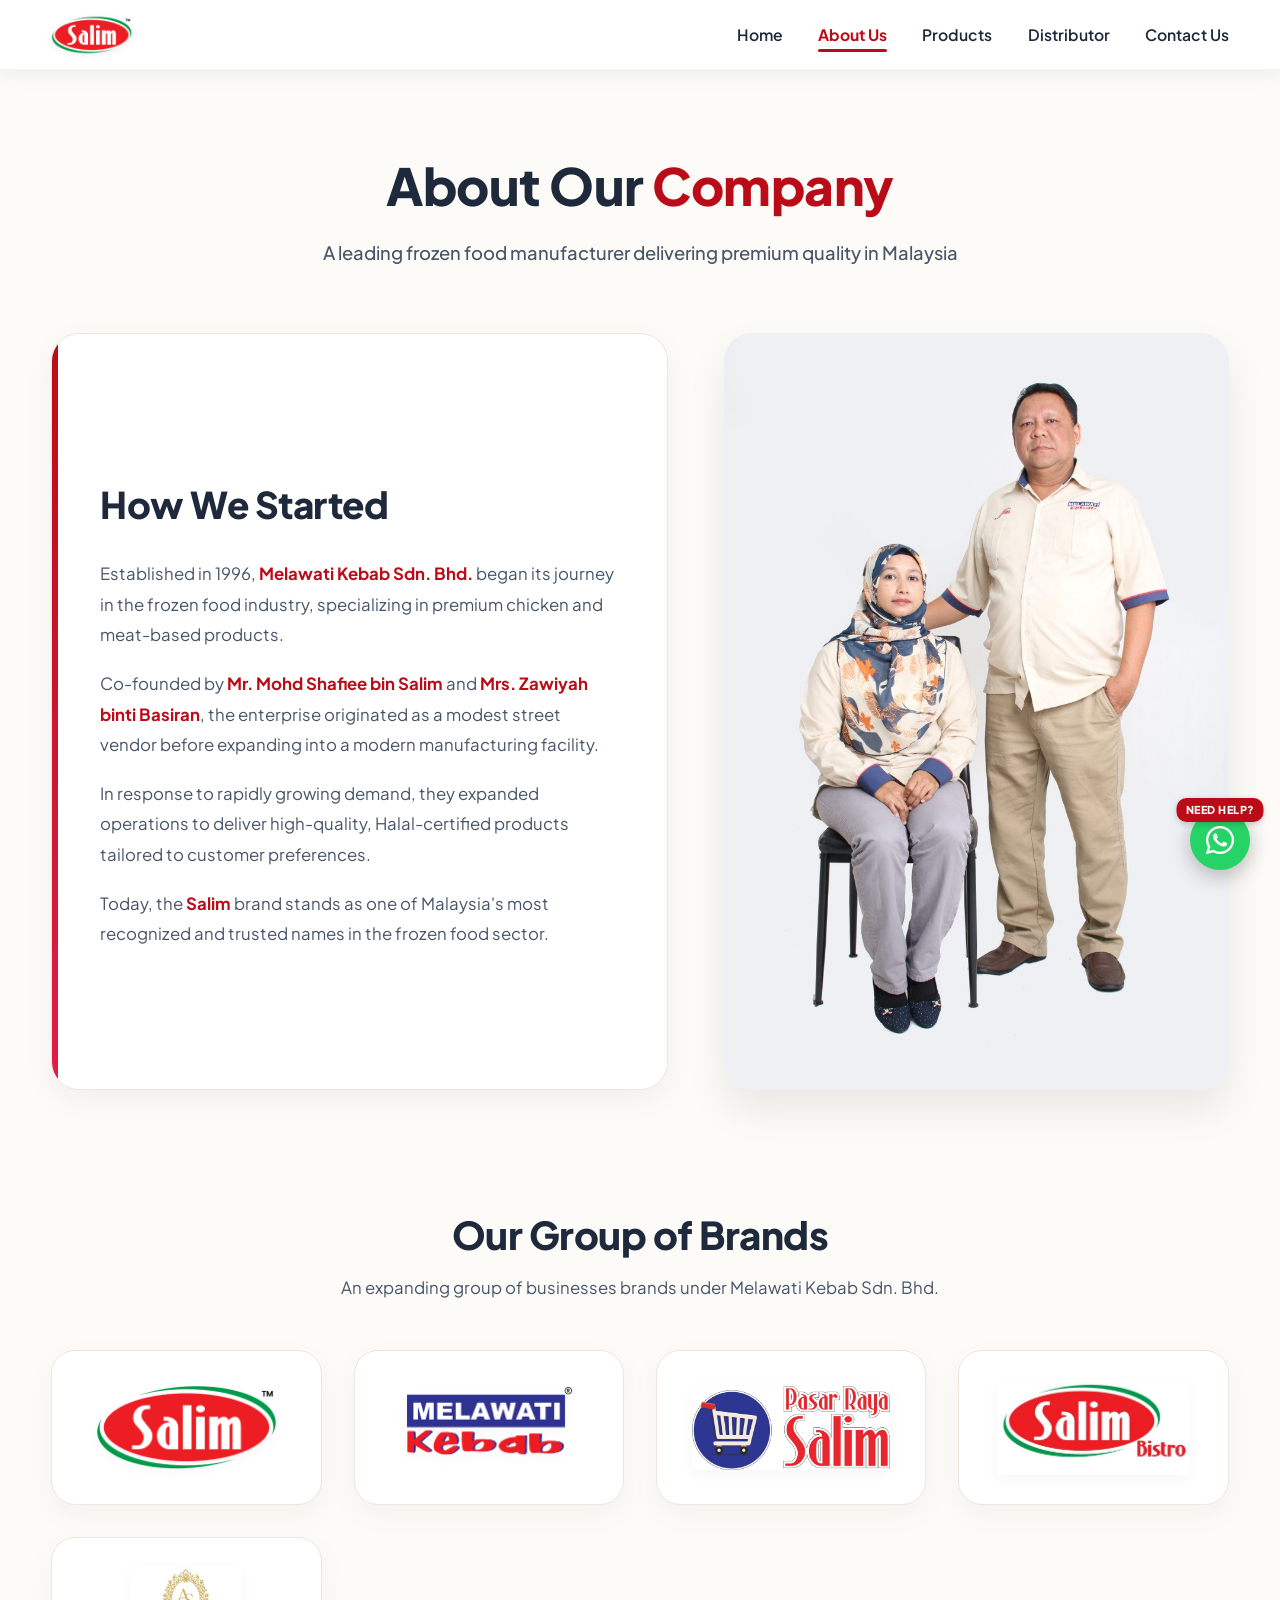
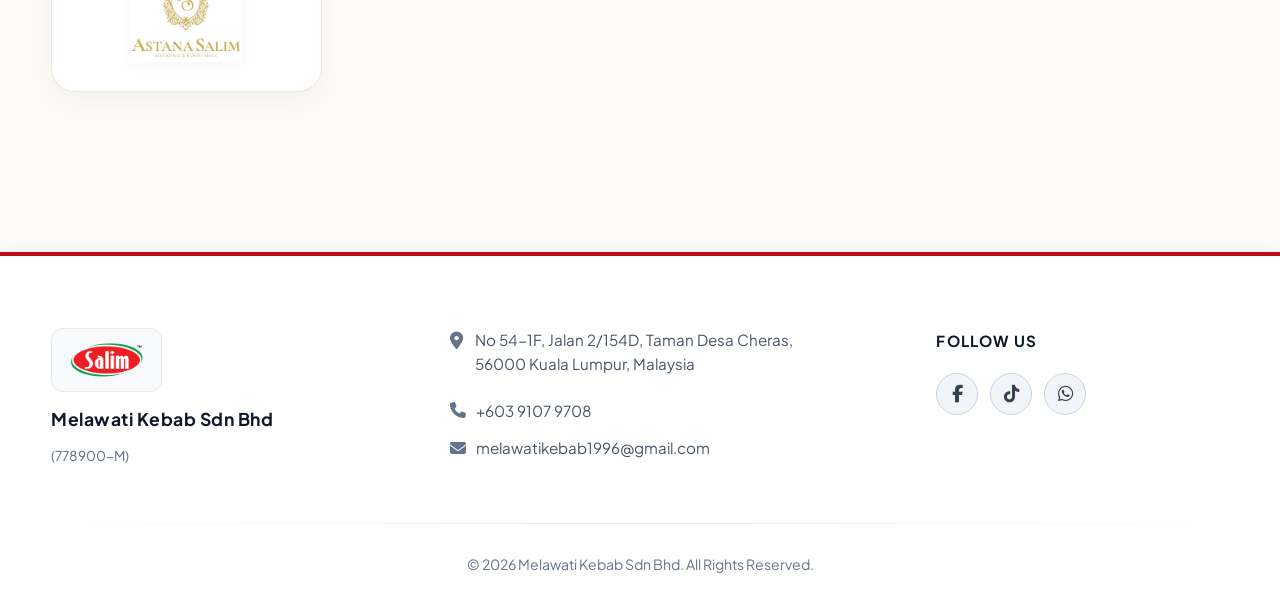
<file: about.html>
<!DOCTYPE html>
<html lang="en">
<head>
    <meta charset="UTF-8">
    <meta name="viewport" content="width=device-width, initial-scale=1.0">
    <title>About Us | Salim Melawati Kebab</title>
    <meta name="description" content="Learn about the journey and brands under Melawati Kebab Sdn Bhd, a trusted frozen food manufacturer in Malaysia since 1996.">

    <!-- FontAwesome Icons & Google Fonts -->
    <link rel="stylesheet" href="https://cdnjs.cloudflare.com/ajax/libs/font-awesome/6.4.0/css/all.min.css">
    <link rel="preconnect" href="https://fonts.googleapis.com">
    <link rel="preconnect" href="https://fonts.gstatic.com" crossorigin>
    <link href="https://fonts.googleapis.com/css2?family=Plus+Jakarta+Sans:wght@400;500;600;700;800&display=swap" rel="stylesheet">
    
    <!-- CSS Header & Footer Components -->
    <link rel="stylesheet" href="components.css">

    <!-- JavaScript Header & Footer Components -->
    <script src="components.js" defer></script>
    
    <style>
        :root {
            --salim-red: #ba0c18;
            --salim-red-hover: #960913;
            --salim-green: #008d4c;

            /* ULTRA-LIGHT CREAM THEME */
            --bg-light: #fdfbf7;
            --bg-card: #ffffff;
            --bg-cream-card: #f8f4ed;
            --text-dark: #1e293b;
            --text-gray: #475569;
            --border-color: #eee7de;
            --transition: all 0.3s ease;
        }

        *, *::before, *::after {
            margin: 0;
            padding: 0;
            box-sizing: border-box;
        }

        html, body {
            width: 100%;
            max-width: 100%;
            overflow-x: clip; 
            position: relative;
            background-color: var(--bg-light);
        }

        body {
            font-family: 'Plus Jakarta Sans', sans-serif;
            color: var(--text-dark);
            line-height: 1.7;
        }

        .site-wrapper {
            width: 100%;
            max-width: 100%;
            overflow-x: clip;
            position: relative;
            z-index: 1;
        }

        /* HEADER & MOBILE MENU STYLING */
        main-header {
            display: block;
            width: 100%;
            position: sticky !important;
            top: 0 !important;
            z-index: 9999 !important;
            overflow: visible !important;
        }

        main-footer {
            display: block;
            width: 100%;
            position: relative;
            z-index: 2;
        }

        .container {
            width: 92%;
            max-width: 1200px;
            margin: 0 auto;
            position: relative;
            z-index: 2;
        }

        /* 1. Header Hero Minimalis */
        .page-header {
            text-align: center;
            padding: 4.5rem 0 2.5rem 0;
        }

        .page-title {
            font-size: clamp(2.2rem, 5vw, 3.2rem);
            font-weight: 800;
            color: var(--text-dark);
            letter-spacing: -0.5px;
            margin-bottom: 0.5rem;
        }

        .page-title span {
            color: var(--salim-red);
        }

        .page-subtitle {
            color: var(--text-gray);
            font-size: clamp(1rem, 2.5vw, 1.15rem);
            font-weight: 500;
            max-width: 650px;
            margin: 0 auto;
        }

        /* 2. Story Section */
        .story-section {
            padding: 1.5rem 0 5rem 0;
        }

        .story-grid {
            display: grid;
            grid-template-columns: 1.1fr 0.9fr;
            gap: 3.5rem;
            align-items: stretch;
        }

        /* White Story Card */
        .story-card {
            background: #ffffff;
            border-radius: 28px;
            padding: 3.5rem 3rem;
            color: var(--text-dark);
            box-shadow: 0 10px 30px rgba(0, 0, 0, 0.05);
            border: 1px solid var(--border-color);
            position: relative;
            overflow: hidden;
            display: flex;
            flex-direction: column;
            justify-content: center;
        }

        .story-card::before {
            content: '';
            position: absolute;
            top: 0;
            left: 0;
            width: 6px;
            height: 100%;
            background: linear-gradient(180deg, var(--salim-red) 0%, #e11d48 100%);
        }

        .story-card h3 {
            font-size: clamp(1.8rem, 3.5vw, 2.3rem);
            font-weight: 800;
            color: var(--text-dark);
            margin-bottom: 1.5rem;
            letter-spacing: -0.5px;
        }

        .story-card p {
            color: var(--text-gray);
            font-size: 1.05rem;
            line-height: 1.8;
            margin-bottom: 1.2rem;
            font-weight: 400;
        }

        .story-card p:last-child {
            margin-bottom: 0;
        }

        .story-card strong {
            color: var(--salim-red);
            font-weight: 700;
        }

        /* Responsive Founders Image */
        .story-image-wrapper {
            position: relative;
            width: 100%;
            height: 100%;
            min-height: 450px;
            display: flex;
            align-items: center;
            justify-content: center;
            background: transparent;
        }

        .story-image {
            width: 100%;
            height: 100%;
            object-fit: cover;
            object-position: center top;
            border-radius: 28px;
            display: block;
            box-shadow: 0 20px 40px rgba(0, 0, 0, 0.08);
        }

        /* 3. Brands Section */
        .brands-section {
            padding: 2rem 0 6rem 0;
            position: relative;
        }

        .brands-header {
            text-align: center;
            margin-bottom: 3rem;
        }

        .brands-title {
            font-size: clamp(2rem, 4vw, 2.4rem);
            font-weight: 800;
            color: var(--text-dark);
            letter-spacing: -0.5px;
        }

        .brands-subtitle {
            color: var(--text-gray);
            font-size: 1.05rem;
            margin-top: 0.4rem;
        }

        .brands-grid {
            display: grid;
            grid-template-columns: repeat(auto-fit, minmax(210px, 1fr));
            gap: 2rem;
            justify-content: center;
        }

        .brand-card {
            background: #ffffff;
            border: 1px solid var(--border-color);
            border-radius: 24px;
            height: 155px;
            padding: 1.5rem;
            display: flex;
            align-items: center;
            justify-content: center;
            box-shadow: 0 10px 30px rgba(0, 0, 0, 0.04);
            transition: var(--transition);
        }

        .brand-card:hover {
            transform: translateY(-6px);
            border-color: var(--salim-red);
            box-shadow: 0 18px 36px rgba(186, 12, 24, 0.12);
        }

        .brand-card img {
            max-width: 90%;
            max-height: 95px;
            width: auto;
            height: auto;
            object-fit: contain;
            filter: drop-shadow(0 4px 6px rgba(0, 0, 0, 0.03));
            transition: var(--transition);
        }

        .brand-card:hover img {
            transform: scale(1.05);
        }

        /* WHATSAPP FLOATING BUTTON */
        .whatsapp-inquiry-fixed {
            position: fixed;
            bottom: 30px;
            right: 30px;
            width: 60px;
            height: 60px;
            border-radius: 50%;
            background-color: #25D366;
            color: white;
            box-shadow: 0 6px 20px rgba(0,0,0,0.25);
            display: flex;
            align-items: center;
            justify-content: center;
            text-decoration: none;
            z-index: 9999;
            transition: all 0.3s ease;
        }

        .whatsapp-inquiry-fixed i {
            font-size: 2rem;
        }

        .whatsapp-inquiry-fixed:hover {
            transform: scale(1.1);
            background-color: #1da851;
            box-shadow: 0 8px 25px rgba(0,0,0,0.35);
            color: white;
        }

        .ws-badge {
            position: absolute;
            top: -12px;
            right: 50%;
            transform: translateX(50%);
            white-space: nowrap;
            background: var(--salim-red);
            color: white;
            font-size: 0.68rem;
            font-weight: 800;
            padding: 3px 9px;
            border-radius: 10px;
            text-transform: uppercase;
            letter-spacing: 0.5px;
            box-shadow: 0 2px 6px rgba(0,0,0,0.2);
            pointer-events: none;
        }

        /* Responsive Mobile Adjustments */
        @media (max-width: 992px) {
            .story-grid {
                grid-template-columns: 1fr;
                gap: 2.5rem;
            }
            .story-image-wrapper {
                min-height: auto;
                height: auto;
            }
            .story-image {
                height: auto;
                max-height: 480px;
                object-fit: contain;
            }
            .brands-grid {
                grid-template-columns: repeat(auto-fit, minmax(180px, 1fr));
                gap: 1.5rem;
            }
        }

        @media (max-width: 600px) {
            .page-header {
                padding: 3rem 0 1.5rem 0;
            }
            .story-card {
                padding: 2.2rem 1.5rem;
                border-radius: 20px;
            }
            .story-image-wrapper {
                min-height: auto;
                height: auto;
            }
            .story-image {
                height: auto;
                width: 100%;
                border-radius: 20px;
                object-fit: contain;
            }
            .brands-grid {
                grid-template-columns: repeat(2, 1fr);
                gap: 1rem;
            }
            .brand-card {
                height: 130px;
                padding: 1rem;
            }
            .brand-card img {
                max-height: 75px;
            }
        }

        @media (max-width: 380px) {
            .brands-grid {
                grid-template-columns: 1fr;
            }
        }
    </style>
</head>
<body>

    <div class="site-wrapper">

        <main-header></main-header>

        <main class="container">

            <section class="page-header">
                <h1 class="page-title">About Our <span>Company</span></h1>
                <p class="page-subtitle">A leading frozen food manufacturer delivering premium quality in Malaysia</p>
            </section>

            <section class="story-section">
                <div class="story-grid">
                    
                    <div class="story-card">
                        <h3>How We Started</h3>
                        <p>Established in 1996, <strong>Melawati Kebab Sdn. Bhd.</strong> began its journey in the frozen food industry, specializing in premium chicken and meat-based products.</p>
                        <p>Co-founded by <strong>Mr. Mohd Shafiee bin Salim</strong> and <strong>Mrs. Zawiyah binti Basiran</strong>, the enterprise originated as a modest street vendor before expanding into a modern manufacturing facility.</p>
                        <p>In response to rapidly growing demand, they expanded operations to deliver high-quality, Halal-certified products tailored to customer preferences.</p>
                        <p>Today, the <strong>Salim</strong> brand stands as one of Malaysia's most recognized and trusted names in the frozen food sector.</p>
                    </div>

                    <div class="story-image-wrapper">
                        <img src="productpic/founders.jpg" alt="Melawati Kebab Founders" class="story-image">
                    </div>

                </div>
            </section>

            <section class="brands-section">
                <div class="brands-header">
                    <h2 class="brands-title">Our Group of Brands</h2>
                    <p class="brands-subtitle">An expanding group of businesses brands under Melawati Kebab Sdn. Bhd.</p>
                </div>
                
                <div class="brands-grid">
                    <div class="brand-card">
                        <img src="productpic/SALIM.png" alt="Salim Brand">
                    </div>

                    <div class="brand-card">
                        <img src="productpic/mksb.png" alt="Melawati Kebab Brand">
                    </div>

                    <div class="brand-card">
                        <img src="productpic/brand3.jpg" alt="Brand 3">
                    </div>

                    <div class="brand-card">
                        <img src="productpic/brand5.jpg" alt="Brand 4">
                    </div>

                    <div class="brand-card">
                        <img src="productpic/brand4.jpg" alt="Brand 5">
                    </div>
                </div>
            </section>

        </main>

        <main-footer></main-footer>

        <!-- FLOATING WHATSAPP BUTTON WITH NEED HELP BADGE -->
        <a href="https://wa.me/60124247708?text=Hi%20Salim%20Melawati%20Kebab,%20saya%20berminat%20untuk%20bertanya%20tentang%20produk." class="whatsapp-inquiry-fixed" target="_blank" rel="noopener noreferrer" aria-label="Need Help? Contact WhatsApp">
            <span class="ws-badge">Need Help?</span>
            <i class="fa-brands fa-whatsapp"></i>
        </a>

    </div>

    <!-- Script for mobile menu interaction -->
    <script>
        document.addEventListener('DOMContentLoaded', () => {
            const initMobileMenu = () => {
                const header = document.querySelector('main-header');
                if (!header) return;

                const root = header.shadowRoot || header;
                const toggleBtn = root.querySelector('.hamburger, .hamburger-toggle, .nav-toggle, button');
                const navMenu = root.querySelector('.nav-menu, nav, .navbar-collapse');

                if (toggleBtn && navMenu) {
                    toggleBtn.addEventListener('click', (e) => {
                        e.stopPropagation();
                        navMenu.classList.toggle('active');
                        toggleBtn.classList.toggle('active');
                    });
                }
            };

            initMobileMenu();
            setTimeout(initMobileMenu, 300);
        });
    </script>

</body>
</html>
</file>
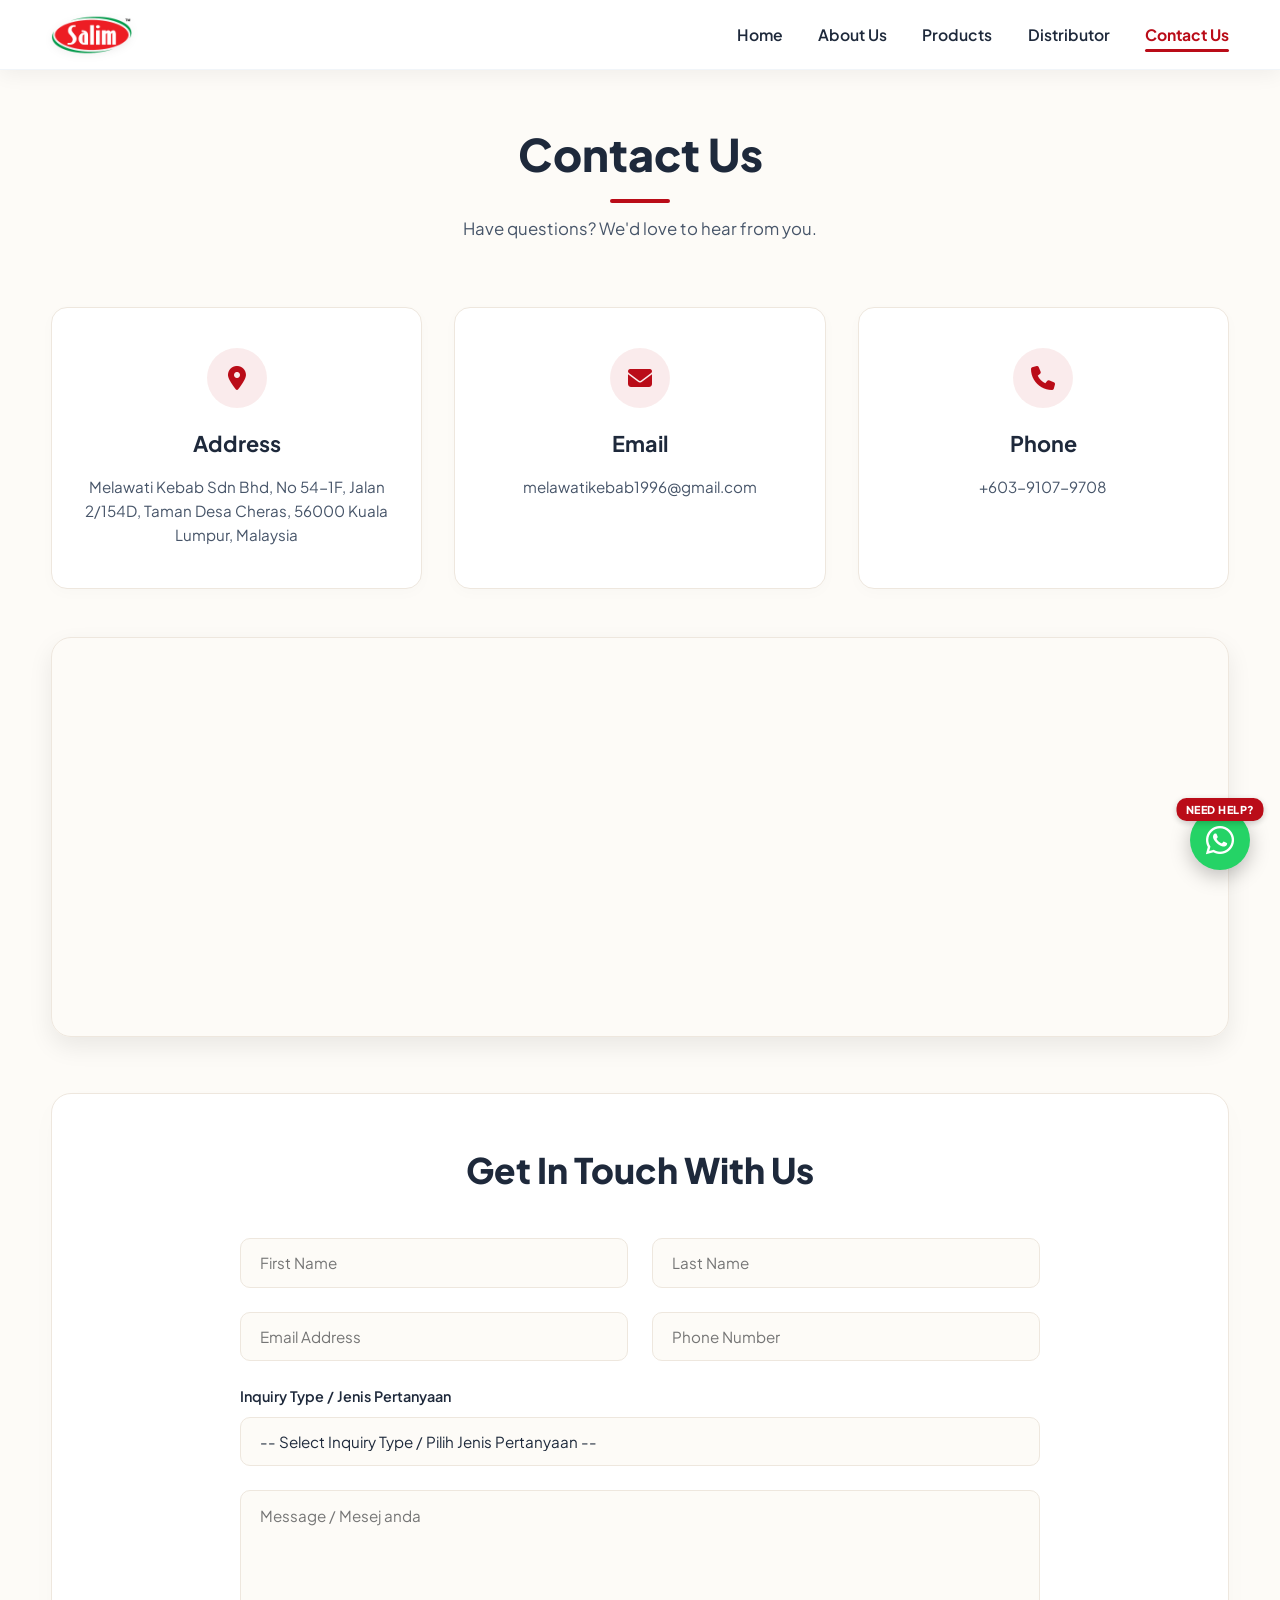
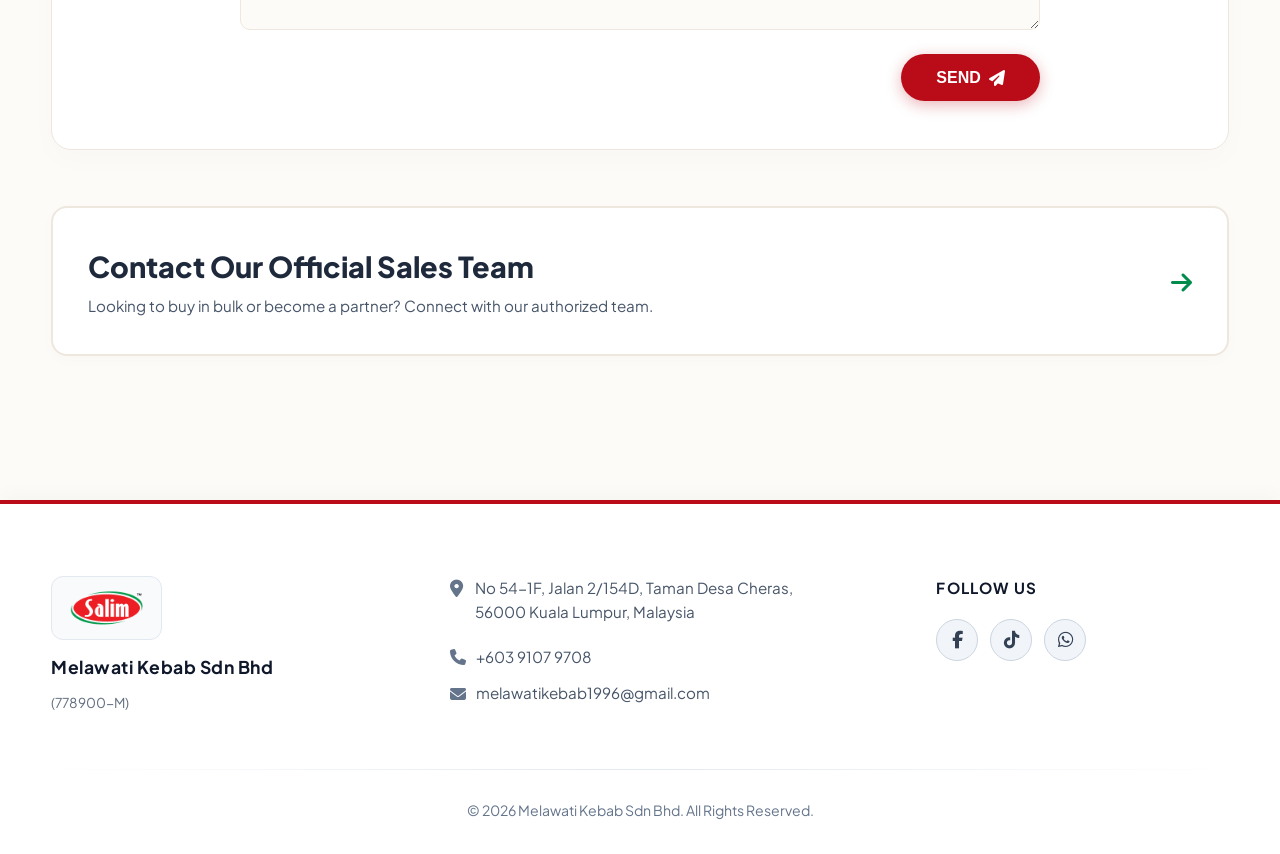
<file: contact.html>
<!DOCTYPE html>
<html lang="en">
<head>
    <meta charset="UTF-8">
    <meta name="viewport" content="width=device-width, initial-scale=1.0">
    <title>Contact Us | Salim Melawati Kebab</title>
    <meta name="description" content="Get in touch with Salim Melawati Kebab. Contact us for general inquiries, wholesale orders, dealer partnerships, or event catering.">

    <!-- FontAwesome Icons & Google Fonts -->
    <link rel="stylesheet" href="https://cdnjs.cloudflare.com/ajax/libs/font-awesome/6.5.1/css/all.min.css" crossorigin="anonymous" referrerpolicy="no-referrer">
    <link rel="preconnect" href="https://fonts.googleapis.com">
    <link rel="preconnect" href="https://fonts.gstatic.com" crossorigin>
    <link href="https://fonts.googleapis.com/css2?family=Plus+Jakarta+Sans:wght@400;500;600;700;800&family=Caveat:wght@600&display=swap" rel="stylesheet">
    
    <!-- CSS Header & Footer Komponen -->
    <link rel="stylesheet" href="components.css">

    <!-- JavaScript Header & Footer Komponen -->
    <script src="components.js" defer></script>
    
    <style>
        :root {
            --salim-red: #ba0c18;
            --salim-red-hover: #960812;
            --salim-green: #008d4c;
            --salim-green-hover: #006e3b;
            --salim-gold: #c59b27;
            --ws-green: #25d366;
            --ws-green-hover: #1da851;
            
            /* ULTRA-LIGHT CREAM THEME */
            --bg-light: #fdfbf7;
            --bg-card: #ffffff;
            --bg-cream-card: #f8f4ed;
            --text-dark: #1e293b;
            --text-gray: #475569;
            --border-color: #eee7de;
            --transition: all 0.3s ease;
        }

        /* RESET & BASE STYLES */
        *, *::before, *::after {
            margin: 0;
            padding: 0;
            box-sizing: border-box;
        }

        /* Kekalkan FontAwesome Font Family untuk ikon */
        i, .fa-solid, .fa-brands, .fa-regular, .fas, .fab, .far {
            font-family: "Font Awesome 6 Free", "Font Awesome 6 Brands" !important;
        }

        html, body {
            width: 100%;
            height: 100%;
            max-width: 100%;
            overflow-x: clip; 
            position: relative;
        }

        body {
            font-family: 'Plus Jakarta Sans', sans-serif;
            background-color: var(--bg-light);
            color: var(--text-dark);
            line-height: 1.6;
        }

        /* FLEXBOX STICKY FOOTER WRAPPER */
        .site-wrapper {
            width: 100%;
            max-width: 100%;
            min-height: 100vh;
            display: flex;
            flex-direction: column;
            overflow-x: clip;
            position: relative;
            background-color: var(--bg-light);
        }

        main-header, main-footer, img, iframe, section, div {
            max-width: 100%;
        }

        main-header, main-footer {
            display: block;
            width: 100%;
        }

        main.container {
            flex: 1;
        }

        .container {
            width: 92%;
            max-width: 1250px;
            margin: 0 auto;
        }

        /* Page Header Title */
        .page-header {
            text-align: center;
            padding: 3rem 0 1.5rem 0;
        }

        .page-title {
            font-size: 2.8rem;
            font-weight: 800;
            color: var(--text-dark);
            position: relative;
            display: inline-block;
        }

        .page-title::after {
            content: '';
            display: block;
            width: 60px;
            height: 4px;
            background: var(--salim-red);
            margin: 0.6rem auto 0 auto;
            border-radius: 2px;
        }

        .page-subtitle {
            color: var(--text-gray);
            font-size: 1.05rem;
            margin-top: 0.8rem;
        }

        /* Contact Info Grid Cards */
        .contact-info-grid {
            display: grid;
            grid-template-columns: repeat(3, 1fr);
            gap: 2rem;
            margin: 2.5rem 0;
        }

        .contact-card {
            background: var(--bg-card);
            border: 1px solid var(--border-color);
            border-radius: 16px;
            padding: 2.5rem 1.8rem;
            text-align: center;
            transition: var(--transition);
            box-shadow: 0 4px 15px rgba(0,0,0,0.02);
            display: flex;
            flex-direction: column;
            align-items: center;
        }

        .contact-card:hover {
            transform: translateY(-5px);
            box-shadow: 0 12px 30px rgba(186, 12, 24, 0.1);
            border-color: rgba(186, 12, 24, 0.3);
        }

        .contact-icon-box {
            width: 60px;
            height: 60px;
            background: rgba(186, 12, 24, 0.08);
            color: var(--salim-red);
            border-radius: 50%;
            display: flex;
            align-items: center;
            justify-content: center;
            font-size: 1.5rem;
            margin-bottom: 1.2rem;
            transition: var(--transition);
        }

        .contact-card:hover .contact-icon-box {
            background: var(--salim-red);
            color: #ffffff;
        }

        .contact-card h3 {
            font-size: 1.35rem;
            font-weight: 700;
            color: var(--text-dark);
            margin-bottom: 0.8rem;
        }

        .contact-card p, .contact-card a {
            color: var(--text-gray);
            font-size: 0.95rem;
            line-height: 1.6;
            text-decoration: none;
            transition: var(--transition);
        }

        .contact-card a:hover {
            color: var(--salim-red);
        }

        /* Google Map Section */
        .map-section {
            margin: 3rem 0;
        }

        .map-wrapper {
            width: 100%;
            height: 400px;
            border-radius: 20px;
            overflow: hidden;
            box-shadow: 0 10px 25px rgba(0,0,0,0.08);
            border: 1px solid var(--border-color);
        }

        .map-wrapper iframe {
            width: 100%;
            height: 100%;
            border: 0;
        }

        /* Contact Form Section */
        .form-section {
            background: var(--bg-card);
            border: 1px solid var(--border-color);
            border-radius: 20px;
            padding: 3rem 2.5rem;
            margin: 3.5rem 0;
            box-shadow: 0 10px 30px rgba(0,0,0,0.02);
        }

        .form-header {
            text-align: center;
            margin-bottom: 2.5rem;
        }

        .form-header h2 {
            font-size: 2.2rem;
            font-weight: 800;
            color: var(--text-dark);
        }

        .contact-form {
            max-width: 800px;
            margin: 0 auto;
        }

        .form-grid {
            display: grid;
            grid-template-columns: 1fr 1fr;
            gap: 1.5rem;
            margin-bottom: 1.5rem;
        }

        .form-group {
            display: flex;
            flex-direction: column;
            gap: 0.5rem;
        }

        .form-group.full-width {
            grid-column: span 2;
            margin-bottom: 1.5rem;
        }

        .form-group label {
            font-size: 0.9rem;
            font-weight: 600;
            color: var(--text-dark);
        }

        .form-group input, 
        .form-group select, 
        .form-group textarea {
            width: 100%;
            padding: 0.9rem 1.2rem;
            background: var(--bg-light);
            border: 1px solid var(--border-color);
            border-radius: 10px;
            font-size: 0.95rem;
            color: var(--text-dark);
            outline: none;
            transition: var(--transition);
            font-family: inherit;
        }

        .form-group select {
            cursor: pointer;
            appearance: none;
            background-image: url("data:image/svg+xml,%3Csvg xmlns='http://www.w3.org/2000/svg' width='16' height='16' viewBox='0 0 24 24' fill='none' stroke='%3C475569' stroke-width='2' stroke-linecap='round' stroke-linejoin='round'%3E%3Cpolyline points='6 9 12 15 18 9'%3E%3C/polyline%3E%3C/svg%3E");
            background-repeat: no-repeat;
            background-position: right 1.2rem center;
            background-size: 1rem;
            padding-right: 2.5rem;
        }

        .form-group input:focus, 
        .form-group select:focus, 
        .form-group textarea:focus {
            border-color: var(--salim-red);
            background: #ffffff;
            box-shadow: 0 0 0 4px rgba(186, 12, 24, 0.1);
        }

        .form-group textarea {
            resize: vertical;
            min-height: 140px;
        }

        .btn-submit-container {
            text-align: right;
        }

        .btn-send {
            background: var(--salim-red);
            color: #ffffff;
            border: none;
            padding: 0.9rem 2.2rem;
            border-radius: 50px;
            font-weight: 700;
            font-size: 1rem;
            cursor: pointer;
            transition: var(--transition);
            box-shadow: 0 4px 15px rgba(186, 12, 24, 0.3);
            display: inline-flex;
            align-items: center;
            gap: 8px;
        }

        .btn-send:hover {
            background: var(--salim-red-hover);
            transform: translateY(-2px);
            box-shadow: 0 6px 20px rgba(186, 12, 24, 0.4);
        }

        /* Dealer Banner Card */
        .dealer-banner {
            margin: 3.5rem 0 5rem 0;
        }

        .dealer-card {
            background: var(--bg-card);
            border: 2px solid var(--border-color);
            border-radius: 16px;
            padding: 2.2rem;
            text-decoration: none;
            color: var(--text-dark);
            transition: var(--transition);
            display: flex;
            align-items: center;
            justify-content: space-between;
            box-shadow: 0 4px 15px rgba(0,0,0,0.02);
        }

        .dealer-card:hover {
            background: var(--salim-red);
            border-color: var(--salim-red);
            color: #ffffff;
            transform: translateY(-4px);
            box-shadow: 0 12px 30px rgba(186, 12, 24, 0.25);
        }

        .dealer-card h3 {
            font-size: 1.8rem;
            font-weight: 800;
            margin-bottom: 0.3rem;
        }

        .dealer-card p {
            color: var(--text-gray);
            font-size: 0.95rem;
            transition: var(--transition);
        }

        .dealer-card:hover p {
            color: rgba(255, 255, 255, 0.9);
        }

        .dealer-card .card-arrow {
            font-size: 1.5rem;
            color: var(--salim-green);
            transition: var(--transition);
        }

        .dealer-card:hover .card-arrow {
            color: #ffffff;
        }

        /* WHATSAPP FLOATING BUTTON */
        .whatsapp-inquiry-fixed {
            position: fixed;
            bottom: 30px;
            right: 30px;
            width: 60px;
            height: 60px;
            border-radius: 50%;
            background-color: #25D366;
            color: white;
            box-shadow: 0 6px 20px rgba(0,0,0,0.25);
            display: flex;
            align-items: center;
            justify-content: center;
            text-decoration: none;
            z-index: 9999;
            transition: all 0.3s ease;
        }

        .whatsapp-inquiry-fixed i {
            font-size: 2rem;
        }

        .whatsapp-inquiry-fixed:hover {
            transform: scale(1.1);
            background-color: #1da851;
            box-shadow: 0 8px 25px rgba(0,0,0,0.35);
            color: white;
        }

        .ws-badge {
            position: absolute;
            top: -12px;
            right: 50%;
            transform: translateX(50%);
            white-space: nowrap;
            background: var(--salim-red);
            color: white;
            font-size: 0.68rem;
            font-weight: 800;
            padding: 3px 9px;
            border-radius: 10px;
            text-transform: uppercase;
            letter-spacing: 0.5px;
            box-shadow: 0 2px 6px rgba(0,0,0,0.2);
            pointer-events: none;
        }

        /* Responsive Design */
        @media (max-width: 992px) {
            .contact-info-grid {
                grid-template-columns: 1fr;
            }
            .form-grid {
                grid-template-columns: 1fr;
            }
            .form-group.full-width {
                grid-column: span 1;
            }
        }

        @media (max-width: 768px) {
            .page-title {
                font-size: 2.2rem;
            }
            .form-section {
                padding: 2rem 1.5rem;
            }
            .dealer-card {
                flex-direction: column;
                align-items: flex-start;
                gap: 1rem;
            }
            .dealer-card .card-arrow {
                align-self: flex-end;
            }
        }

        @media (max-width: 480px) {
            .btn-send {
                width: 100%;
                justify-content: center;
            }
            .floating-ws-btn span {
                display: none;
            }
            .floating-ws-btn {
                padding: 12px;
                border-radius: 50%;
                bottom: 20px;
                right: 20px;
            }
        }
    </style>
</head>
<body>

    <!-- Site Wrapper for Sticky Footer -->
    <div class="site-wrapper">

        <!-- Header Navigation Component -->
        <main-header></main-header>

        <main class="container">

            <!-- Page Header -->
            <section class="page-header">
                <h1 class="page-title">Contact Us</h1>
                <p class="page-subtitle">Have questions? We'd love to hear from you.</p>
            </section>

            <!-- 3 Info Cards (Address, Email, Phone) -->
            <section class="contact-info-grid">
                
                <!-- Address -->
                <div class="contact-card">
                    <div class="contact-icon-box">
                        <i class="fa-solid fa-location-dot"></i>
                    </div>
                    <h3>Address</h3>
                    <p>Melawati Kebab Sdn Bhd, No 54-1F, Jalan 2/154D, Taman Desa Cheras, 56000 Kuala Lumpur, Malaysia</p>
                </div>

                <!-- Email -->
                <div class="contact-card">
                    <div class="contact-icon-box">
                        <i class="fa-solid fa-envelope"></i>
                    </div>
                    <h3>Email</h3>
                    <p><a href="mailto:melawatikebab1996@gmail.com">melawatikebab1996@gmail.com</a></p>
                </div>

                <!-- Phone -->
                <div class="contact-card">
                    <div class="contact-icon-box">
                        <i class="fa-solid fa-phone"></i>
                    </div>
                    <h3>Phone</h3>
                    <p><a href="tel:0391079708">+603-9107-9708</a></p>
                </div>

            </section>

            <!-- Google Map Section -->
            <section class="map-section">
                <div class="map-wrapper">
                    <iframe 
                        src="https://www.google.com/maps/embed?pb=!1m18!1m12!1m3!1d3984.116668705051!2d101.7455829!3d3.0634629!2m3!1f0!2f0!3f0!3m2!1i1024!2i768!4f13.1!3m3!1m2!1s0x31cc3520df6d501b%3A0xb35a09ce78191d8!2sMelawati%20kebab%20Sdn%20Bhd!5e0!3m2!1sen!2smy!4v1710000000000!5m2!1sen!2smy" 
                        allowfullscreen="" 
                        loading="lazy" 
                        referrerpolicy="no-referrer-when-downgrade">
                    </iframe>
                </div>
            </section>

            <!-- Contact Form Section -->
            <section class="form-section">
                <div class="form-header">
                    <h2>Get In Touch With Us</h2>
                </div>

                <!-- DIBAIKI: Mengirim terus ke melawatikebab1996@gmail.com -->
                <form class="contact-form" action="https://formsubmit.co/melawatikebab1996@gmail.com" method="POST">
                    
                    <!-- Subjek emel apabila diterimakan kelak -->
                    <input type="hidden" name="_subject" value="Mesej Baru dari Website Salim Melawati Kebab">
                    
                    <div class="form-grid">
                        <div class="form-group">
                            <input type="text" name="first_name" placeholder="First Name" required>
                        </div>
                        <div class="form-group">
                            <input type="text" name="last_name" placeholder="Last Name" required>
                        </div>
                        <div class="form-group">
                            <input type="email" name="email" placeholder="Email Address" required>
                        </div>
                        <div class="form-group">
                            <input type="tel" name="phone" placeholder="Phone Number">
                        </div>
                    </div>

                    <!-- Dropdown Inquiry Type -->
                    <div class="form-group full-width">
                        <label for="inquiry_type">Inquiry Type / Jenis Pertanyaan</label>
                        <select name="inquiry_type" id="inquiry_type" required>
                            <option value="" disabled selected>-- Select Inquiry Type / Pilih Jenis Pertanyaan --</option>
                            <option value="general">General Inquiry / Pertanyaan Umum</option>
                            <option value="wholesale">Bulk Purchase & Wholesale / Pembelian Pukal</option>
                            <option value="dealer">Distributor & Dealer / Pengedar & Rakan Niaga</option>
                            <option value="catering">Event & Catering / Tempahan Katering</option>
                            <option value="feedback">Feedback & Suggestions / Maklum Balas</option>
                            <option value="other">Other Inquiry / Lain-lain</option>
                        </select>
                    </div>

                    <div class="form-group full-width">
                        <textarea name="message" placeholder="Message / Mesej anda" required></textarea>
                    </div>

                    <div class="btn-submit-container">
                        <button type="submit" class="btn-send">SEND <i class="fa-solid fa-paper-plane"></i></button>
                    </div>
                </form>
            </section>

            <!-- Contact Dealer Section Banner -->
            <section class="dealer-banner">
                <a href="distributor.html" class="dealer-card">
                    <div>
                        <h3>Contact Our Official Sales Team</h3>
                        <p>Looking to buy in bulk or become a partner? Connect with our authorized team.</p>
                    </div>
                    <div class="card-arrow"><i class="fa-solid fa-arrow-right"></i></div>
                </a>
            </section>

        </main>

        <!-- Footer Component -->
        <main-footer></main-footer>

    </div>

    <!-- FLOATING WHATSAPP BUTTON WITH NEED HELP BADGE -->
    <a href="https://wa.me/60124247708?text=Hi%20Salim%20Melawati%20Kebab,%20saya%20berminat%20untuk%20bertanya%20tentang%20produk." class="whatsapp-inquiry-fixed" target="_blank" rel="noopener noreferrer" aria-label="Need Help? Contact WhatsApp">
        <span class="ws-badge">Need Help?</span>
        <i class="fa-brands fa-whatsapp"></i>
    </a>

</body>
</html>
</file>
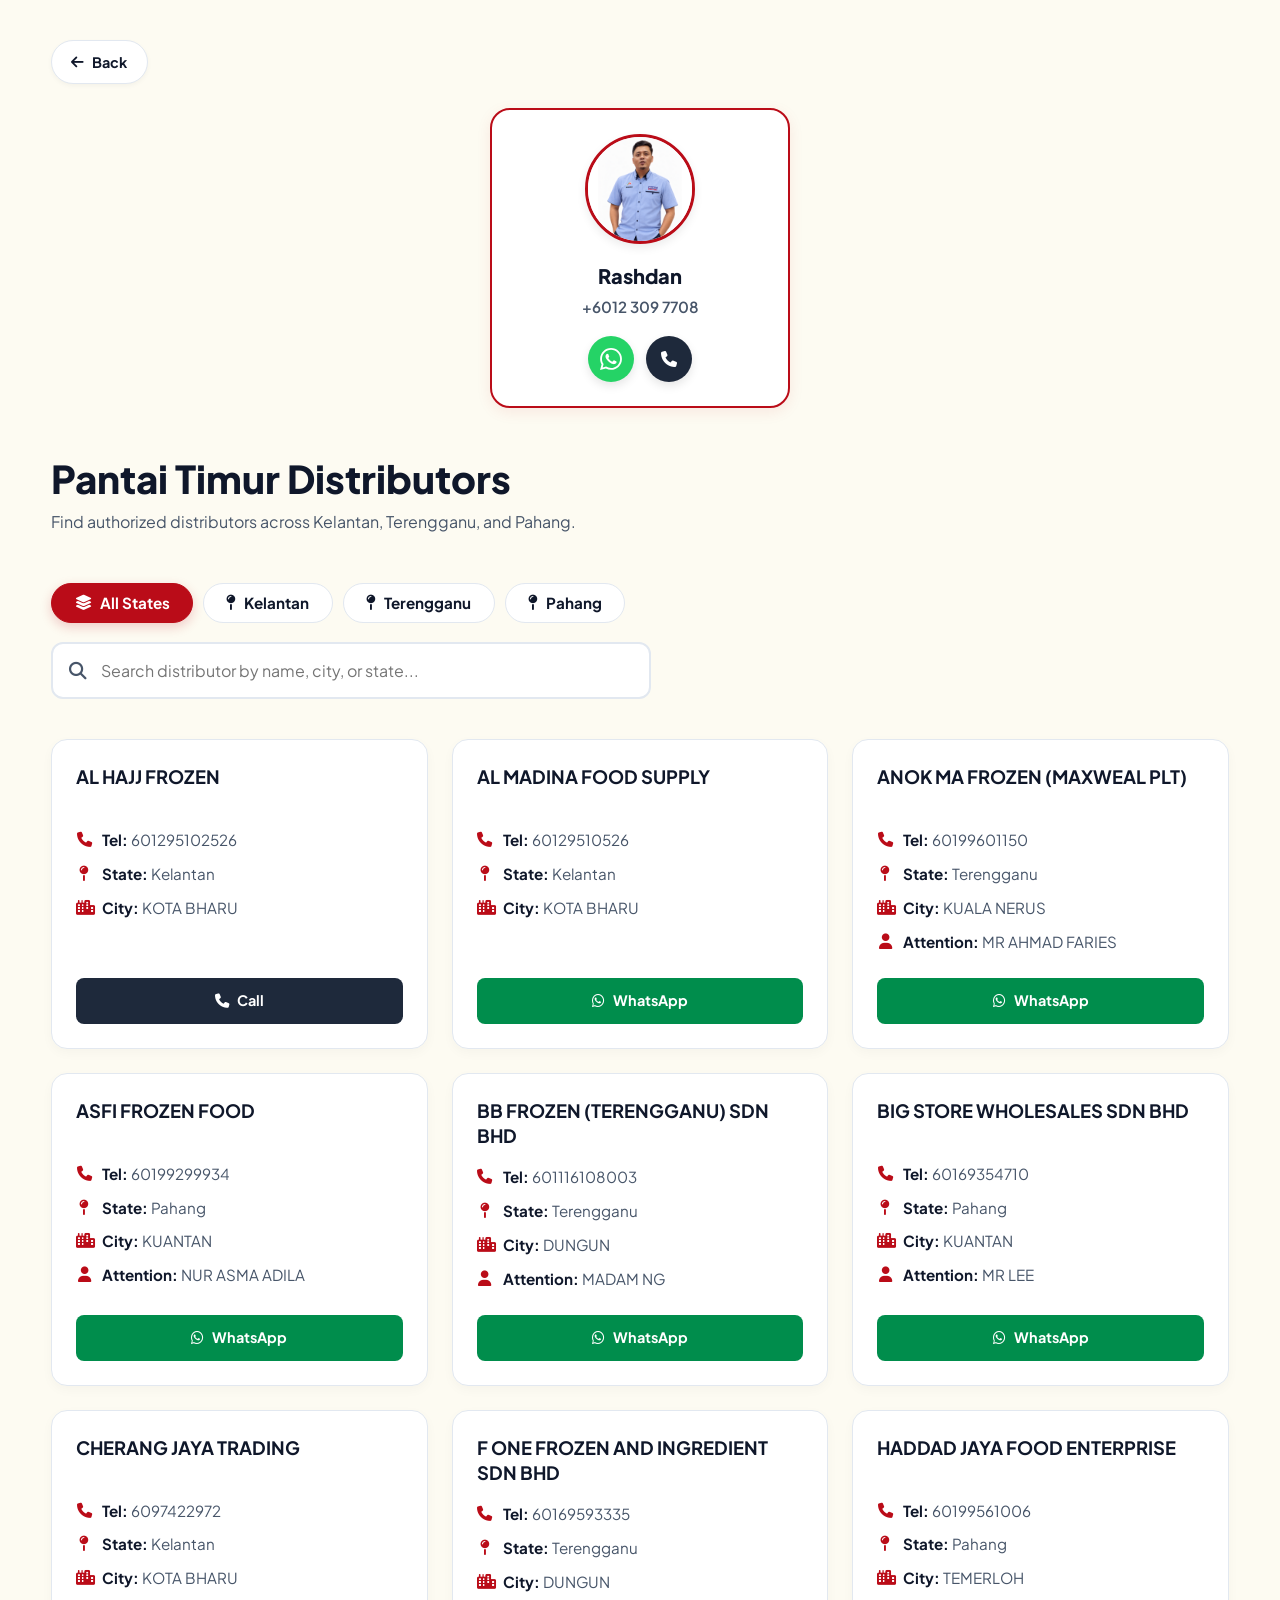
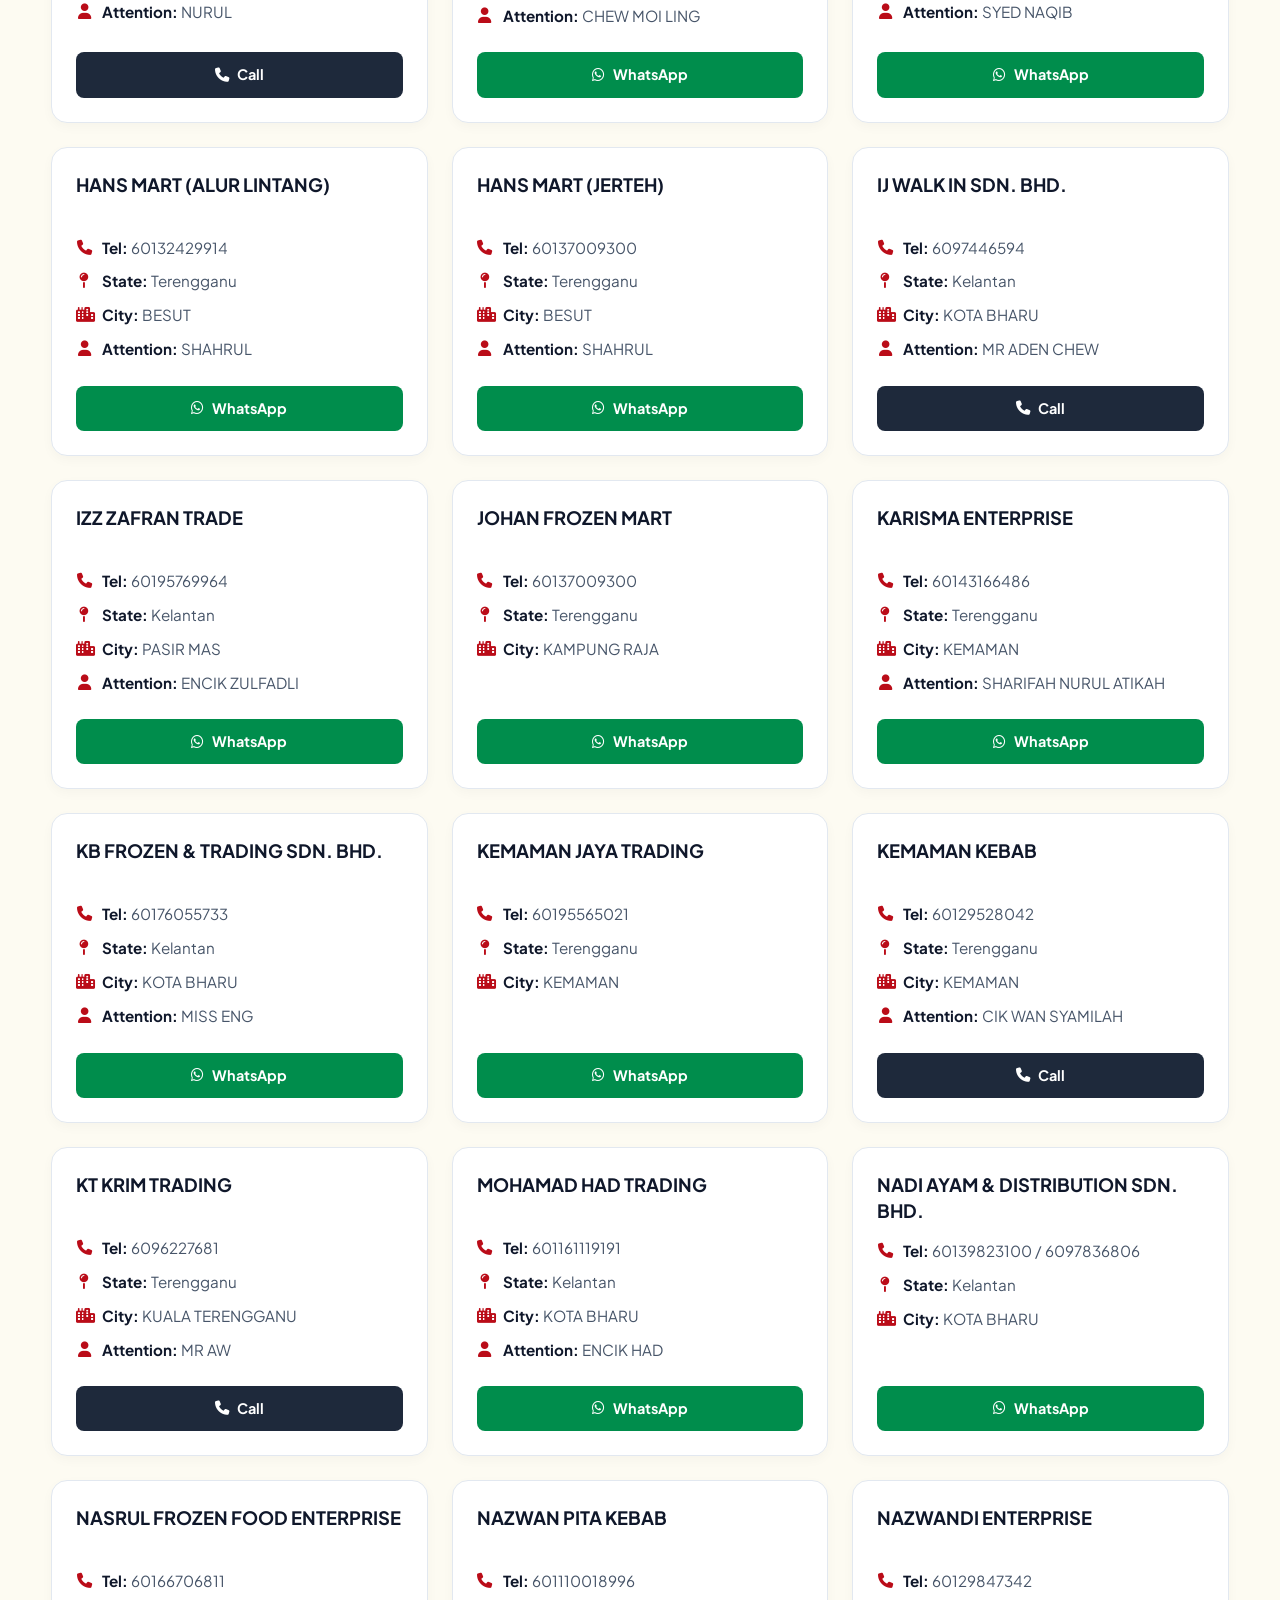
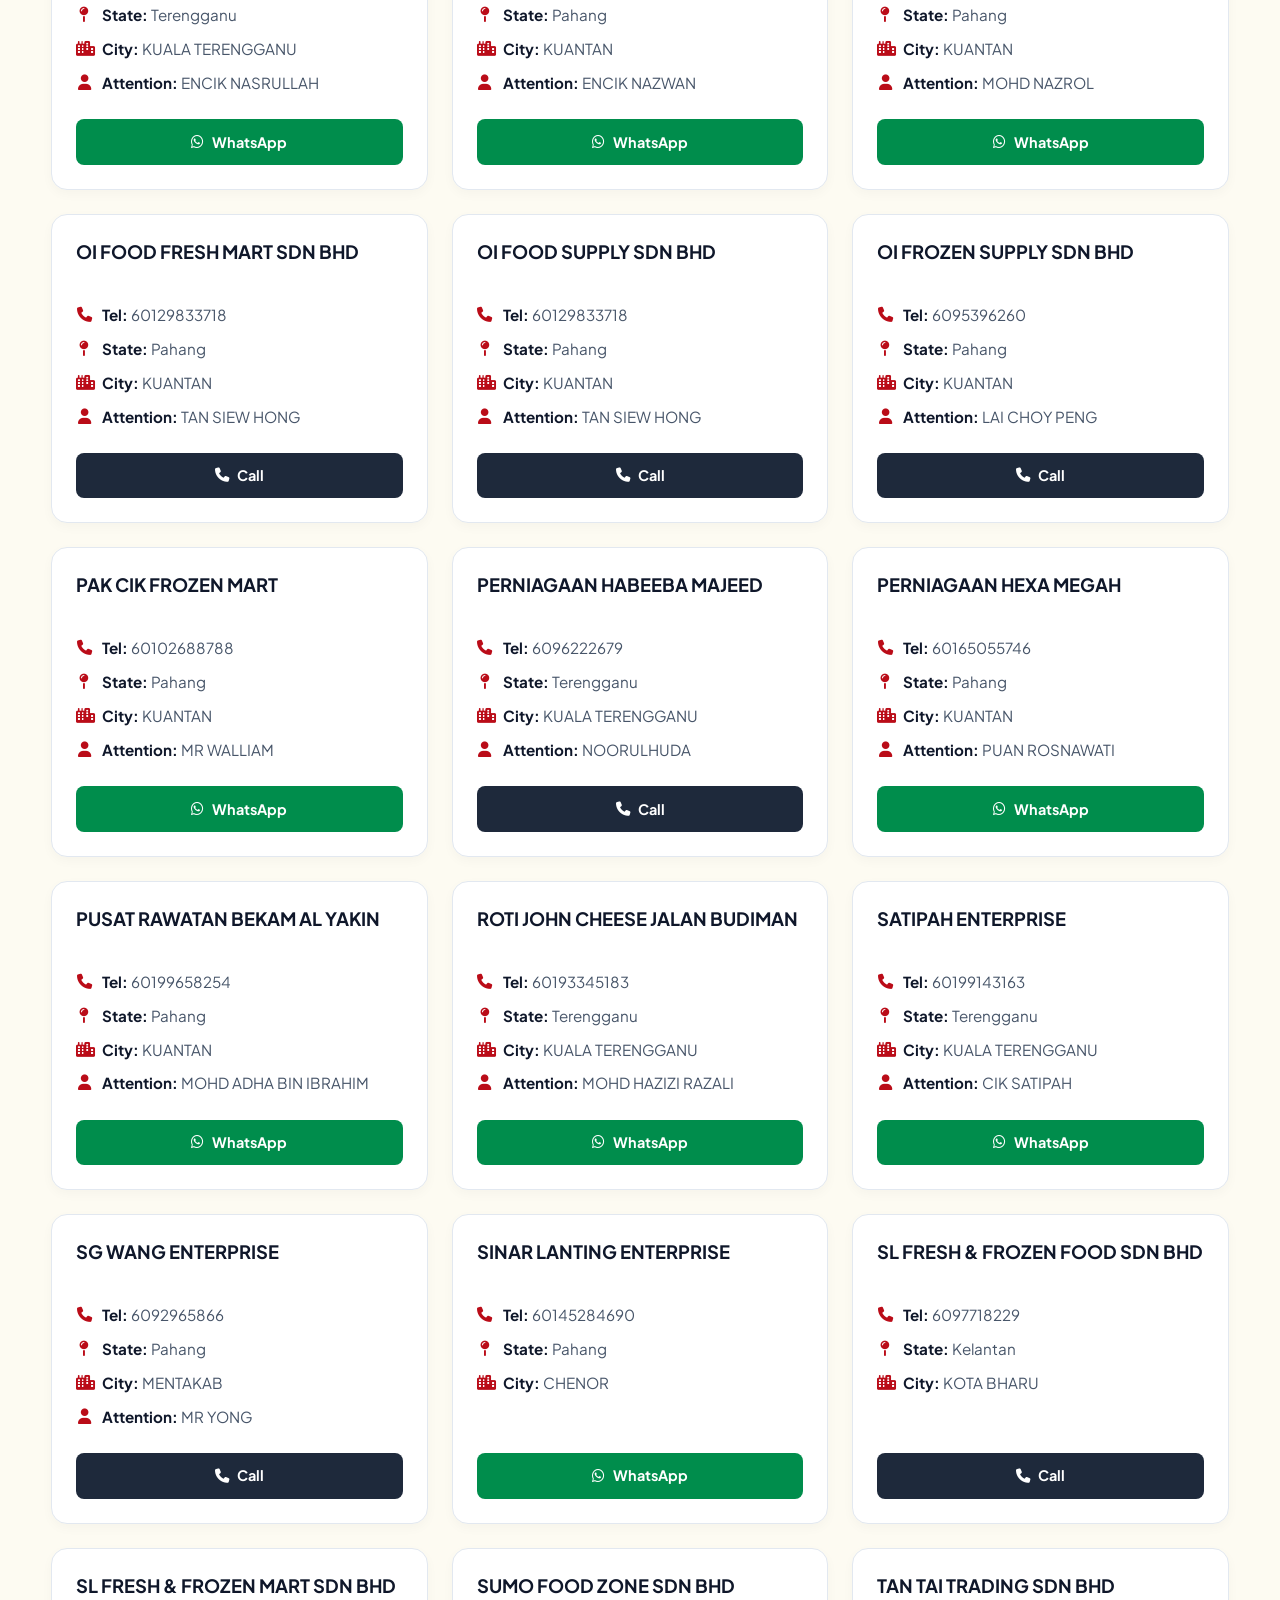
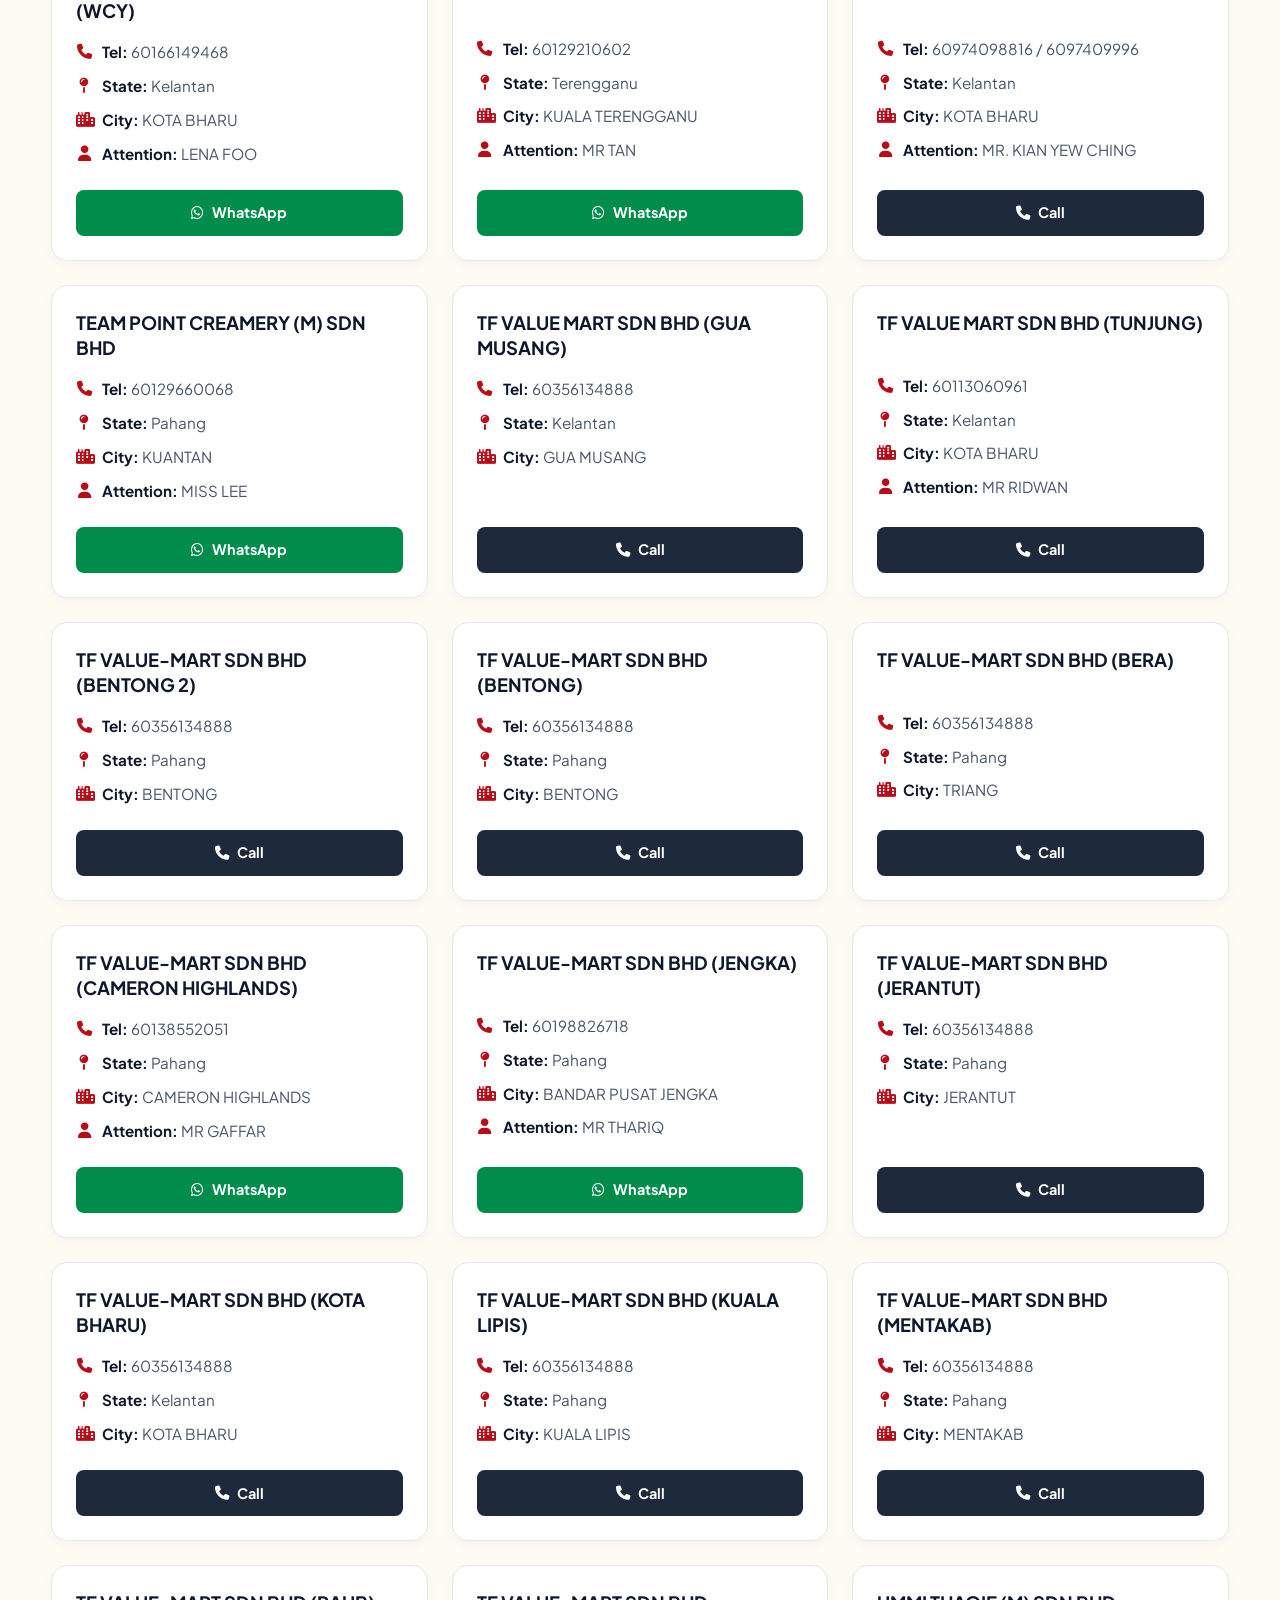
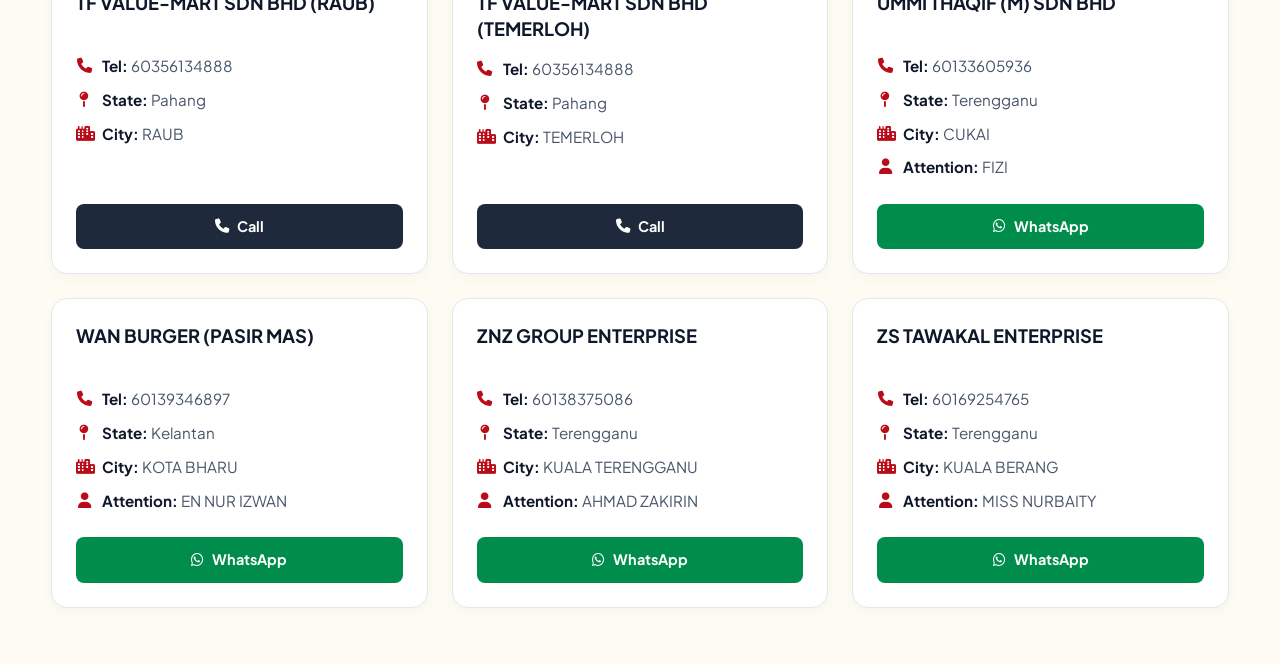
<file: distributor-pantai-timur.html>
<!DOCTYPE html>
<html lang="en">
<head>
    <meta charset="UTF-8">
    <meta name="viewport" content="width=device-width, initial-scale=1.0">
    <title>Pantai Timur Distributors | Salim Melawati Kebab</title>
    <!-- FontAwesome Icons & Google Fonts -->
    <link rel="stylesheet" href="https://cdnjs.cloudflare.com/ajax/libs/font-awesome/6.4.0/css/all.min.css">
    <link href="https://fonts.googleapis.com/css2?family=Plus+Jakarta+Sans:wght@400;500;600;700;800&display=swap" rel="stylesheet">
    
    <style>
        :root {
            --salim-red: #ba0c18;
            --salim-red-hover: #960812;
            --salim-green: #008d4c;
            --salim-green-hover: #006e3b;
            --btn-dark: #1e293b;
            --btn-dark-hover: #0f172a;
            --bg-light: #fdfbf2; /* Light Cream Background */
            --bg-card: #ffffff;
            --text-dark: #0f172a;
            --text-gray: #475569;
            --border-color: #e2e8f0;
            --transition: all 0.3s ease;
        }

        * {
            margin: 0;
            padding: 0;
            box-sizing: border-box;
            font-family: 'Plus Jakarta Sans', sans-serif;
        }

        body {
            background-color: var(--bg-light);
            color: var(--text-dark);
            line-height: 1.6;
            overflow-x: hidden;
        }

        .container {
            width: 92%;
            max-width: 1250px;
            margin: 0 auto;
        }

        /* Page Layout & Controls */
        .page-header {
            padding: 2.5rem 0 1.5rem 0;
            display: flex;
            flex-direction: column;
            gap: 1rem;
        }

        .btn-back {
            display: inline-flex;
            align-items: center;
            gap: 8px;
            padding: 0.6rem 1.2rem;
            background: #ffffff;
            color: var(--text-dark);
            border: 1px solid var(--border-color);
            border-radius: 50px;
            text-decoration: none;
            font-weight: 700;
            font-size: 0.9rem;
            width: fit-content;
            transition: var(--transition);
            box-shadow: 0 2px 5px rgba(0,0,0,0.04);
            cursor: pointer;
        }

        .btn-back:hover {
            background: var(--salim-red);
            color: #ffffff;
            border-color: var(--salim-red);
        }

        .page-title h1 {
            font-size: 2.4rem;
            font-weight: 800;
            color: var(--text-dark);
        }

        .page-title p {
            color: var(--text-gray);
            font-size: 1rem;
        }

        /* ZON PANTAI TIMUR - Centralized Box Card Style */
        .zone-card-container {
            margin: 0.5rem 0 1.5rem 0;
            display: flex;
            justify-content: center; /* Kad diubah ke kedudukan tengah */
        }

        .zone-card {
            background: #ffffff;
            border: 2px solid var(--salim-red);
            border-radius: 20px;
            padding: 1.5rem;
            width: 100%;
            max-width: 300px; /* Format Kotak (Box) */
            box-shadow: 0 4px 15px rgba(186, 12, 24, 0.08);
            display: flex;
            flex-direction: column;
            align-items: center;
            text-align: center;
            transition: var(--transition);
        }

        .zone-card:hover {
            transform: translateY(-4px);
            box-shadow: 0 8px 25px rgba(186, 12, 24, 0.15);
        }

        .zone-img-wrapper {
            width: 110px;
            height: 110px;
            border-radius: 50%;
            overflow: hidden;
            border: 3px solid var(--salim-red);
            margin-bottom: 1rem;
            background-color: #f1f5f9;
            display: flex;
            align-items: center;
            justify-content: center;
            box-shadow: 0 4px 10px rgba(0,0,0,0.08);
        }

        .zone-img {
            width: 100%;
            height: 100%;
            object-fit: cover;
        }

        .person-info {
            display: flex;
            flex-direction: column;
            align-items: center;
            width: 100%;
        }

        .person-name {
            font-size: 1.25rem;
            font-weight: 800;
            color: var(--text-dark);
            margin-bottom: 0.2rem;
        }

        .person-number {
            font-size: 0.95rem;
            font-weight: 600;
            color: var(--text-gray);
            margin-bottom: 1rem;
        }

        .action-icon-group {
            display: flex;
            gap: 12px;
            justify-content: center;
            align-items: center;
        }

        .circle-icon-btn {
            width: 46px;
            height: 46px;
            border-radius: 50%;
            display: inline-flex;
            align-items: center;
            justify-content: center;
            transition: var(--transition);
            text-decoration: none;
            box-shadow: 0 4px 10px rgba(0,0,0,0.1);
        }

        .circle-icon-btn.wa {
            background-color: #25D366;
            fill: #ffffff;
        }

        .circle-icon-btn.wa:hover {
            background-color: #1ebd59;
            transform: scale(1.1);
        }

        .circle-icon-btn.phone {
            background-color: var(--btn-dark);
            color: #ffffff;
        }

        .circle-icon-btn.phone:hover {
            background-color: var(--btn-dark-hover);
            transform: scale(1.1);
        }

        .action-svg {
            width: 22px;
            height: 22px;
        }

        /* Filter Controls Container */
        .controls-wrapper {
            margin: 1.5rem 0 2.5rem 0;
            display: flex;
            flex-direction: column;
            gap: 1.2rem;
        }

        /* State Filter Tabs */
        .filter-tabs {
            display: flex;
            gap: 10px;
            flex-wrap: wrap;
        }

        .tab-btn {
            padding: 0.6rem 1.4rem;
            border-radius: 30px;
            border: 1px solid var(--border-color);
            background: #ffffff;
            color: var(--text-dark);
            font-weight: 700;
            cursor: pointer;
            transition: var(--transition);
            font-size: 0.95rem;
            display: inline-flex;
            align-items: center;
            gap: 8px;
        }

        .tab-btn:hover, .tab-btn.active {
            background: var(--salim-red);
            color: #ffffff;
            border-color: var(--salim-red);
            box-shadow: 0 4px 12px rgba(186, 12, 24, 0.2);
        }

        /* Search Input */
        .search-input-container {
            position: relative;
            max-width: 600px;
        }

        .search-input-container i {
            position: absolute;
            left: 18px;
            top: 50%;
            transform: translateY(-50%);
            color: var(--text-gray);
            font-size: 1.1rem;
        }

        .search-input {
            width: 100%;
            padding: 1rem 1rem 1rem 3rem;
            font-size: 1rem;
            border: 2px solid var(--border-color);
            border-radius: 12px;
            outline: none;
            background: #ffffff;
            transition: var(--transition);
        }

        .search-input:focus {
            border-color: var(--salim-red);
            box-shadow: 0 0 0 4px rgba(186, 12, 24, 0.1);
        }

        /* Section Title Header */
        .section-header-title {
            font-size: 1.6rem;
            font-weight: 800;
            color: var(--salim-red);
            margin-bottom: 1.5rem;
            padding-bottom: 0.5rem;
            border-bottom: 2px solid var(--border-color);
            display: flex;
            align-items: center;
            gap: 10px;
        }

        /* Card Grid Layout */
        .distributor-grid {
            display: grid;
            grid-template-columns: repeat(auto-fill, minmax(320px, 1fr));
            gap: 1.5rem;
            margin-bottom: 3.5rem;
        }

        /* Unified Card Structure & Uniform Heights */
        .distributor-card {
            background: var(--bg-card);
            border: 1px solid var(--border-color);
            border-radius: 16px;
            padding: 1.5rem;
            display: flex;
            flex-direction: column;
            justify-content: space-between;
            height: 100%;
            transition: var(--transition);
            box-shadow: 0 4px 12px rgba(0,0,0,0.03);
        }

        .distributor-card:hover {
            transform: translateY(-3px);
            box-shadow: 0 8px 25px rgba(0,0,0,0.08);
            border-color: var(--salim-red);
        }

        .card-header {
            margin-bottom: 1rem;
            min-height: 48px;
        }

        .card-header h3 {
            font-size: 1.15rem;
            font-weight: 700;
            color: var(--text-dark);
            line-height: 1.4;
        }

        .card-details {
            display: flex;
            flex-direction: column;
            gap: 0.6rem;
            margin-bottom: 1.5rem;
            font-size: 0.95rem;
            flex-grow: 1;
        }

        .info-row {
            display: flex;
            align-items: flex-start;
            gap: 10px;
            color: var(--text-gray);
        }

        .info-row i {
            color: var(--salim-red);
            width: 16px;
            margin-top: 4px;
            text-align: center;
        }

        .info-row strong {
            color: var(--text-dark);
        }

        /* Standardized Action Buttons */
        .card-actions {
            margin-top: auto;
            width: 100%;
        }

        .btn-whatsapp {
            background-color: var(--salim-green);
            color: #ffffff;
            padding: 0.7rem 1.2rem;
            border-radius: 8px;
            text-decoration: none;
            font-weight: 700;
            font-size: 0.9rem;
            display: flex;
            align-items: center;
            justify-content: center;
            gap: 8px;
            transition: var(--transition);
            width: 100%;
            border: none;
        }

        .btn-whatsapp:hover {
            background-color: var(--salim-green-hover);
            color: #ffffff;
        }

        .btn-call {
            background-color: var(--btn-dark);
            color: #ffffff;
            padding: 0.7rem 1.2rem;
            border-radius: 8px;
            text-decoration: none;
            font-weight: 700;
            font-size: 0.9rem;
            display: flex;
            align-items: center;
            justify-content: center;
            gap: 8px;
            transition: var(--transition);
            width: 100%;
            border: none;
        }

        .btn-call:hover {
            background-color: var(--btn-dark-hover);
            color: #ffffff;
        }

        .no-results {
            display: none;
            text-align: center;
            padding: 3rem;
            background: #ffffff;
            border-radius: 12px;
            color: var(--text-gray);
            font-size: 1.1rem;
            margin: 2rem 0;
            border: 1px dashed var(--border-color);
        }

        /* Responsive Adjustments */
        @media (max-width: 768px) {
            .page-title h1 {
                font-size: 1.8rem;
            }
            .zone-card-container {
                justify-content: center;
            }
            .zone-card {
                max-width: 100%;
            }
            .distributor-grid {
                grid-template-columns: 1fr;
            }
            .filter-tabs {
                width: 100%;
            }
            .tab-btn {
                flex: 1 1 calc(50% - 10px);
                justify-content: center;
            }
        }
    </style>
</head>
<body>

    <main class="container">

        <!-- Page Header & Back Button -->
        <div class="page-header">
            <a href="javascript:history.back()" class="btn-back">
                <i class="fa-solid fa-arrow-left"></i> Back
            </a>

            <!-- ZON PANTAI TIMUR (Centered Box Card Sales Representative) -->
        <div class="zone-card-container">
            <div class="zone-card">
                <div class="zone-img-wrapper">
                    <img src="productpic/rashdan.png" alt="Rashdan" class="zone-img">
                </div>
                
                <div class="person-info">
                    <div class="person-name">Rashdan</div>
                    <div class="person-number">+6012 309 7708</div>
                    <div class="action-icon-group">
                        <a href="https://wa.me/60123097708?text=Hello%20Mr.%20Rashdan,%20I%20would%20like%20to%20inquire%20about%20East%20Coast%20distributor." target="_blank" class="circle-icon-btn wa" title="WhatsApp Message">
                            <svg class="action-svg" viewBox="0 0 24 24">
                                <path d="M.057 24l1.687-6.163c-1.041-1.804-1.588-3.849-1.587-5.946.003-6.556 5.338-11.891 11.893-11.891 3.181.001 6.167 1.24 8.413 3.488 2.245 2.248 3.481 5.236 3.48 8.414-.003 6.557-5.338 11.892-11.893 11.892-1.99-.001-3.951-.5-5.688-1.448l-6.305 1.654zm6.597-3.807c1.676.995 3.276 1.591 5.392 1.592 5.448 0 9.886-4.434 9.889-9.885.002-5.462-4.415-9.89-9.881-9.892-5.452 0-9.887 4.434-9.889 9.884-.001 2.225.651 3.891 1.746 5.634l-.999 3.648 3.742-.981zm11.387-5.464c-.074-.124-.272-.198-.57-.347-.297-.149-1.758-.868-2.031-.967-.272-.099-.47-.149-.669.149-.198.297-.768.967-.941 1.165-.173.198-.347.223-.644.074-.297-.149-1.255-.462-2.39-1.475-.883-.788-1.48-1.761-1.653-2.059-.173-.297-.018-.458.13-.606.134-.133.297-.347.446-.521.151-.172.2-.296.3-.495.099-.198.05-.372-.025-.521-.075-.148-.669-1.611-.916-2.206-.242-.579-.487-.501-.669-.51l-.57-.01c-.198 0-.52.074-.792.372s-1.04 1.016-1.04 2.479 1.065 2.876 1.213 3.074c.149.198 2.095 3.2 5.076 4.487.709.306 1.263.489 1.694.626.712.226 1.36.194 1.872.118.572-.085 1.758-.719 2.006-1.413.248-.695.248-1.29.173-1.414z"/>
                            </svg>
                        </a>
                        <a href="tel:+60123097708" class="circle-icon-btn phone" title="Call">
                            <i class="fa-solid fa-phone"></i>
                        </a>
                    </div>
                </div>
            </div>
        </div>

            <div class="page-title">
                <h1>Pantai Timur Distributors</h1>
                <p>Find authorized distributors across Kelantan, Terengganu, and Pahang.</p>
            </div>
        </div>

    

        <!-- Controls: State Filter Tabs & Search Bar -->
        <div class="controls-wrapper">
            <div class="filter-tabs">
                <button class="tab-btn active" onclick="setFilterState('all', this)">
                    <i class="fa-solid fa-layer-group"></i> All States
                </button>
                <button class="tab-btn" onclick="setFilterState('kelantan', this)">
                    <i class="fa-solid fa-map-pin"></i> Kelantan
                </button>
                <button class="tab-btn" onclick="setFilterState('terengganu', this)">
                    <i class="fa-solid fa-map-pin"></i> Terengganu
                </button>
                <button class="tab-btn" onclick="setFilterState('pahang', this)">
                    <i class="fa-solid fa-map-pin"></i> Pahang
                </button>
            </div>

            <div class="search-input-container">
                <i class="fa-solid fa-magnifying-glass"></i>
                <input type="text" id="searchInput" class="search-input" placeholder="Search distributor by name, city, or state..." onkeyup="renderDistributors()" oninput="renderDistributors()">
            </div>
        </div>

        <div id="noResults" class="no-results">
            No distributors found matching your search.
        </div>

        <!-- Dynamic Container For Distributors -->
        <div id="distributorsDisplay"></div>

    </main>

    <!-- Master Data & Dynamic Filtering Script -->
    <script>
        const distributorsData = [
            // KELANTAN
            { name: "AL HAJJ FROZEN", phone: "601295102526", city: "KOTA BHARU", attention: "", state: "Kelantan", type: "call", link: "tel:601295102526" },
            { name: "AL MADINA FOOD SUPPLY", phone: "60129510526", city: "KOTA BHARU", attention: "", state: "Kelantan", type: "wa", link: "https://wa.me/60129510526" },
            { name: "CHERANG JAYA TRADING", phone: "6097422972", city: "KOTA BHARU", attention: "NURUL", state: "Kelantan", type: "call", link: "tel:6097422972" },
            { name: "IJ WALK IN SDN. BHD.", phone: "6097446594", city: "KOTA BHARU", attention: "MR ADEN CHEW", state: "Kelantan", type: "call", link: "tel:6097446594" },
            { name: "KB FROZEN & TRADING SDN. BHD.", phone: "60176055733", city: "KOTA BHARU", attention: "MISS ENG", state: "Kelantan", type: "wa", link: "https://wa.me/60176055733" },
            { name: "MOHAMAD HAD TRADING", phone: "601161119191", city: "KOTA BHARU", attention: "ENCIK HAD", state: "Kelantan", type: "wa", link: "https://wa.me/601161119191" },
            { name: "NADI AYAM & DISTRIBUTION SDN. BHD.", phone: "60139823100 / 6097836806", city: "KOTA BHARU", attention: "", state: "Kelantan", type: "wa", link: "https://wa.me/60139823100" },
            { name: "SL FRESH & FROZEN FOOD SDN BHD", phone: "6097718229", city: "KOTA BHARU", attention: "", state: "Kelantan", type: "call", link: "tel:6097718229" },
            { name: "SL FRESH & FROZEN MART SDN BHD (WCY)", phone: "60166149468", city: "KOTA BHARU", attention: "LENA FOO", state: "Kelantan", type: "wa", link: "https://wa.me/60166149468" },
            { name: "TAN TAI TRADING SDN BHD", phone: "60974098816 / 6097409996", city: "KOTA BHARU", attention: "MR. KIAN YEW CHING", state: "Kelantan", type: "call", link: "tel:60974098816" },
            { name: "TF VALUE MART SDN BHD (TUNJUNG)", phone: "60113060961", city: "KOTA BHARU", attention: "MR RIDWAN", state: "Kelantan", type: "call", link: "tel:60113060961" },
            { name: "WAN BURGER (PASIR MAS)", phone: "60139346897", city: "KOTA BHARU", attention: "EN NUR IZWAN", state: "Kelantan", type: "wa", link: "https://wa.me/60139346897" },
            { name: "TF VALUE-MART SDN BHD (KOTA BHARU)", phone: "60356134888", city: "KOTA BHARU", attention: "", state: "Kelantan", type: "call", link: "tel:60356134888" },
            { name: "TF VALUE MART SDN BHD (GUA MUSANG)", phone: "60356134888", city: "GUA MUSANG", attention: "", state: "Kelantan", type: "call", link: "tel:60356134888" },
            { name: "IZZ ZAFRAN TRADE", phone: "60195769964", city: "PASIR MAS", attention: "ENCIK ZULFADLI", state: "Kelantan", type: "wa", link: "https://wa.me/60195769964" },

            // TERENGGANU
            { name: "ANOK MA FROZEN (MAXWEAL PLT)", phone: "60199601150", city: "KUALA NERUS", attention: "MR AHMAD FARIES", state: "Terengganu", type: "wa", link: "https://wa.me/60199601150" },
            { name: "BB FROZEN (TERENGGANU) SDN BHD", phone: "601116108003", city: "DUNGUN", attention: "MADAM NG", state: "Terengganu", type: "wa", link: "https://wa.me/601116108003" },
            { name: "UMMI THAQIF (M) SDN BHD", phone: "60133605936", city: "CUKAI", attention: "FIZI", state: "Terengganu", type: "wa", link: "https://wa.me/60133605936" },
            { name: "F ONE FROZEN AND INGREDIENT SDN BHD", phone: "60169593335", city: "DUNGUN", attention: "CHEW MOI LING", state: "Terengganu", type: "wa", link: "https://wa.me/60169593335" },
            { name: "JOHAN FROZEN MART", phone: "60137009300", city: "KAMPUNG RAJA", attention: "", state: "Terengganu", type: "wa", link: "https://wa.me/60137009300" },
            { name: "HANS MART (ALUR LINTANG)", phone: "60132429914", city: "BESUT", attention: "SHAHRUL", state: "Terengganu", type: "wa", link: "https://wa.me/60132429914" },
            { name: "HANS MART (JERTEH)", phone: "60137009300", city: "BESUT", attention: "SHAHRUL", state: "Terengganu", type: "wa", link: "https://wa.me/60137009300" },
            { name: "KARISMA ENTERPRISE", phone: "60143166486", city: "KEMAMAN", attention: "SHARIFAH NURUL ATIKAH", state: "Terengganu", type: "wa", link: "https://wa.me/60143166486" },
            { name: "KEMAMAN JAYA TRADING", phone: "60195565021", city: "KEMAMAN", attention: "", state: "Terengganu", type: "wa", link: "https://wa.me/60195565021" },
            { name: "KEMAMAN KEBAB", phone: "60129528042", city: "KEMAMAN", attention: "CIK WAN SYAMILAH", state: "Terengganu", type: "call", link: "tel:60129528042" },
            { name: "KT KRIM TRADING", phone: "6096227681", city: "KUALA TERENGGANU", attention: "MR AW", state: "Terengganu", type: "call", link: "tel:6096227681" },
            { name: "ROTI JOHN CHEESE JALAN BUDIMAN", phone: "60193345183", city: "KUALA TERENGGANU", attention: "MOHD HAZIZI RAZALI", state: "Terengganu", type: "wa", link: "https://wa.me/60193345183" },
            { name: "NASRUL FROZEN FOOD ENTERPRISE", phone: "60166706811", city: "KUALA TERENGGANU", attention: "ENCIK NASRULLAH", state: "Terengganu", type: "wa", link: "https://wa.me/60166706811" },
            { name: "PERNIAGAAN HABEEBA MAJEED", phone: "6096222679", city: "KUALA TERENGGANU", attention: "NOORULHUDA", state: "Terengganu", type: "call", link: "tel:6096222679" },
            { name: "SATIPAH ENTERPRISE", phone: "60199143163", city: "KUALA TERENGGANU", attention: "CIK SATIPAH", state: "Terengganu", type: "wa", link: "https://wa.me/60199143163" },
            { name: "SUMO FOOD ZONE SDN BHD", phone: "60129210602", city: "KUALA TERENGGANU", attention: "MR TAN", state: "Terengganu", type: "wa", link: "https://wa.me/60129210602" },
            { name: "ZNZ GROUP ENTERPRISE", phone: "60138375086", city: "KUALA TERENGGANU", attention: "AHMAD ZAKIRIN", state: "Terengganu", type: "wa", link: "https://wa.me/60138375086" },
            { name: "ZS TAWAKAL ENTERPRISE", phone: "60169254765", city: "KUALA BERANG", attention: "MISS NURBAITY", state: "Terengganu", type: "wa", link: "https://wa.me/60169254765" },

            // PAHANG
            { name: "HADDAD JAYA FOOD ENTERPRISE", phone: "60199561006", city: "TEMERLOH", attention: "SYED NAQIB", state: "Pahang", type: "wa", link: "https://wa.me/60199561006" },
            { name: "TF VALUE-MART SDN BHD (TEMERLOH)", phone: "60356134888", city: "TEMERLOH", attention: "", state: "Pahang", type: "call", link: "tel:60356134888" },
            { name: "PUSAT RAWATAN BEKAM AL YAKIN", phone: "60199658254", city: "KUANTAN", attention: "MOHD ADHA BIN IBRAHIM", state: "Pahang", type: "wa", link: "https://wa.me/60199658254" },
            { name: "ASFI FROZEN FOOD", phone: "60199299934", city: "KUANTAN", attention: "NUR ASMA ADILA", state: "Pahang", type: "wa", link: "https://wa.me/60199299934" },
            { name: "BIG STORE WHOLESALES SDN BHD", phone: "60169354710", city: "KUANTAN", attention: "MR LEE", state: "Pahang", type: "wa", link: "https://wa.me/60169354710" },
            { name: "NAZWANDI ENTERPRISE", phone: "60129847342", city: "KUANTAN", attention: "MOHD NAZROL", state: "Pahang", type: "wa", link: "https://wa.me/60129847342" },
            { name: "NAZWAN PITA KEBAB", phone: "601110018996", city: "KUANTAN", attention: "ENCIK NAZWAN", state: "Pahang", type: "wa", link: "https://wa.me/601110018996" },
            { name: "OI FOOD SUPPLY SDN BHD", phone: "60129833718", city: "KUANTAN", attention: "TAN SIEW HONG", state: "Pahang", type: "call", link: "tel:60129833718" },
            { name: "OI FOOD FRESH MART SDN BHD", phone: "60129833718", city: "KUANTAN", attention: "TAN SIEW HONG", state: "Pahang", type: "call", link: "tel:60129833718" },
            { name: "OI FROZEN SUPPLY SDN BHD", phone: "6095396260", city: "KUANTAN", attention: "LAI CHOY PENG", state: "Pahang", type: "call", link: "tel:6095396260" },
            { name: "PERNIAGAAN HEXA MEGAH", phone: "60165055746", city: "KUANTAN", attention: "PUAN ROSNAWATI", state: "Pahang", type: "wa", link: "https://wa.me/60165055746" },
            { name: "PAK CIK FROZEN MART", phone: "60102688788", city: "KUANTAN", attention: "MR WALLIAM", state: "Pahang", type: "wa", link: "https://wa.me/60102688788" },
            { name: "TEAM POINT CREAMERY (M) SDN BHD", phone: "60129660068", city: "KUANTAN", attention: "MISS LEE", state: "Pahang", type: "wa", link: "https://wa.me/60129660068" },
            { name: "SINAR LANTING ENTERPRISE", phone: "60145284690", city: "CHENOR", attention: "", state: "Pahang", type: "wa", link: "https://wa.me/60145284690" },
            { name: "SG WANG ENTERPRISE", phone: "6092965866", city: "MENTAKAB", attention: "MR YONG", state: "Pahang", type: "call", link: "tel:6092965866" },
            { name: "TF VALUE-MART SDN BHD (BENTONG)", phone: "60356134888", city: "BENTONG", attention: "", state: "Pahang", type: "call", link: "tel:60356134888" },
            { name: "TF VALUE-MART SDN BHD (BENTONG 2)", phone: "60356134888", city: "BENTONG", attention: "", state: "Pahang", type: "call", link: "tel:60356134888" },
            { name: "TF VALUE-MART SDN BHD (BERA)", phone: "60356134888", city: "TRIANG", attention: "", state: "Pahang", type: "call", link: "tel:60356134888" },
            { name: "TF VALUE-MART SDN BHD (JERANTUT)", phone: "60356134888", city: "JERANTUT", attention: "", state: "Pahang", type: "call", link: "tel:60356134888" },
            { name: "TF VALUE-MART SDN BHD (KUALA LIPIS)", phone: "60356134888", city: "KUALA LIPIS", attention: "", state: "Pahang", type: "call", link: "tel:60356134888" },
            { name: "TF VALUE-MART SDN BHD (MENTAKAB)", phone: "60356134888", city: "MENTAKAB", attention: "", state: "Pahang", type: "call", link: "tel:60356134888" },
            { name: "TF VALUE-MART SDN BHD (RAUB)", phone: "60356134888", city: "RAUB", attention: "", state: "Pahang", type: "call", link: "tel:60356134888" },
            { name: "TF VALUE-MART SDN BHD (JENGKA)", phone: "60198826718", city: "BANDAR PUSAT JENGKA", attention: "MR THARIQ", state: "Pahang", type: "wa", link: "https://wa.me/60198826718" },
            { name: "TF VALUE-MART SDN BHD (CAMERON HIGHLANDS)", phone: "60138552051", city: "CAMERON HIGHLANDS", attention: "MR GAFFAR", state: "Pahang", type: "wa", link: "https://wa.me/60138552051" }
        ];

        distributorsData.sort((a, b) => a.name.localeCompare(b.name));

        let activeStateFilter = 'all';

        function setFilterState(state, btn) {
            activeStateFilter = state;
            
            document.querySelectorAll('.tab-btn').forEach(b => b.classList.remove('active'));
            btn.classList.add('active');

            renderDistributors();
        }

        function createCardHTML(item) {
            const buttonHTML = item.type === 'wa' 
                ? `<a href="${item.link}" target="_blank" class="btn-whatsapp"><i class="fa-brands fa-whatsapp"></i> WhatsApp</a>`
                : `<a href="${item.link}" class="btn-call"><i class="fa-solid fa-phone"></i> Call</a>`;

            const attentionHTML = item.attention 
                ? `<p class="info-row"><i class="fa-solid fa-user"></i> <span><strong>Attention:</strong> ${item.attention}</span></p>` 
                : '';

            return `
                <div class="distributor-card">
                    <div class="card-header">
                        <h3>${item.name}</h3>
                    </div>
                    <div class="card-details">
                        <p class="info-row"><i class="fa-solid fa-phone"></i> <span><strong>Tel:</strong> ${item.phone}</span></p>
                        <p class="info-row"><i class="fa-solid fa-map-pin"></i> <span><strong>State:</strong> ${item.state}</span></p>
                        <p class="info-row"><i class="fa-solid fa-city"></i> <span><strong>City:</strong> ${item.city}</span></p>
                        ${attentionHTML}
                    </div>
                    <div class="card-actions">
                        ${buttonHTML}
                    </div>
                </div>
            `;
        }

        function renderDistributors() {
            const searchQuery = document.getElementById('searchInput').value.toLowerCase().trim();
            const displayContainer = document.getElementById('distributorsDisplay');
            const noResults = document.getElementById('noResults');

            const filteredData = distributorsData.filter(item => {
                const matchesState = (activeStateFilter === 'all' || item.state.toLowerCase() === activeStateFilter.toLowerCase());
                
                const matchesSearch = !searchQuery || 
                    item.name.toLowerCase().includes(searchQuery) || 
                    item.city.toLowerCase().includes(searchQuery) || 
                    item.state.toLowerCase().includes(searchQuery) ||
                    item.phone.includes(searchQuery);

                return matchesState && matchesSearch;
            });

            if (filteredData.length === 0) {
                displayContainer.innerHTML = '';
                noResults.style.display = 'block';
                return;
            }

            noResults.style.display = 'none';

            if (activeStateFilter === 'all') {
                const cardsHTML = filteredData.map(item => createCardHTML(item)).join('');
                displayContainer.innerHTML = `
                    <div class="distributor-grid">
                        ${cardsHTML}
                    </div>
                `;
            } else {
                const stateNameFormatted = activeStateFilter.charAt(0).toUpperCase() + activeStateFilter.slice(1);
                const cardsHTML = filteredData.map(item => createCardHTML(item)).join('');
                
                displayContainer.innerHTML = `
                    <h2 class="section-header-title"><i class="fa-solid fa-location-dot"></i> ${stateNameFormatted}</h2>
                    <div class="distributor-grid">
                        ${cardsHTML}
                    </div>
                `;
            }
        }

        document.addEventListener('DOMContentLoaded', renderDistributors);
    </script>

</body>
</html>
</file>
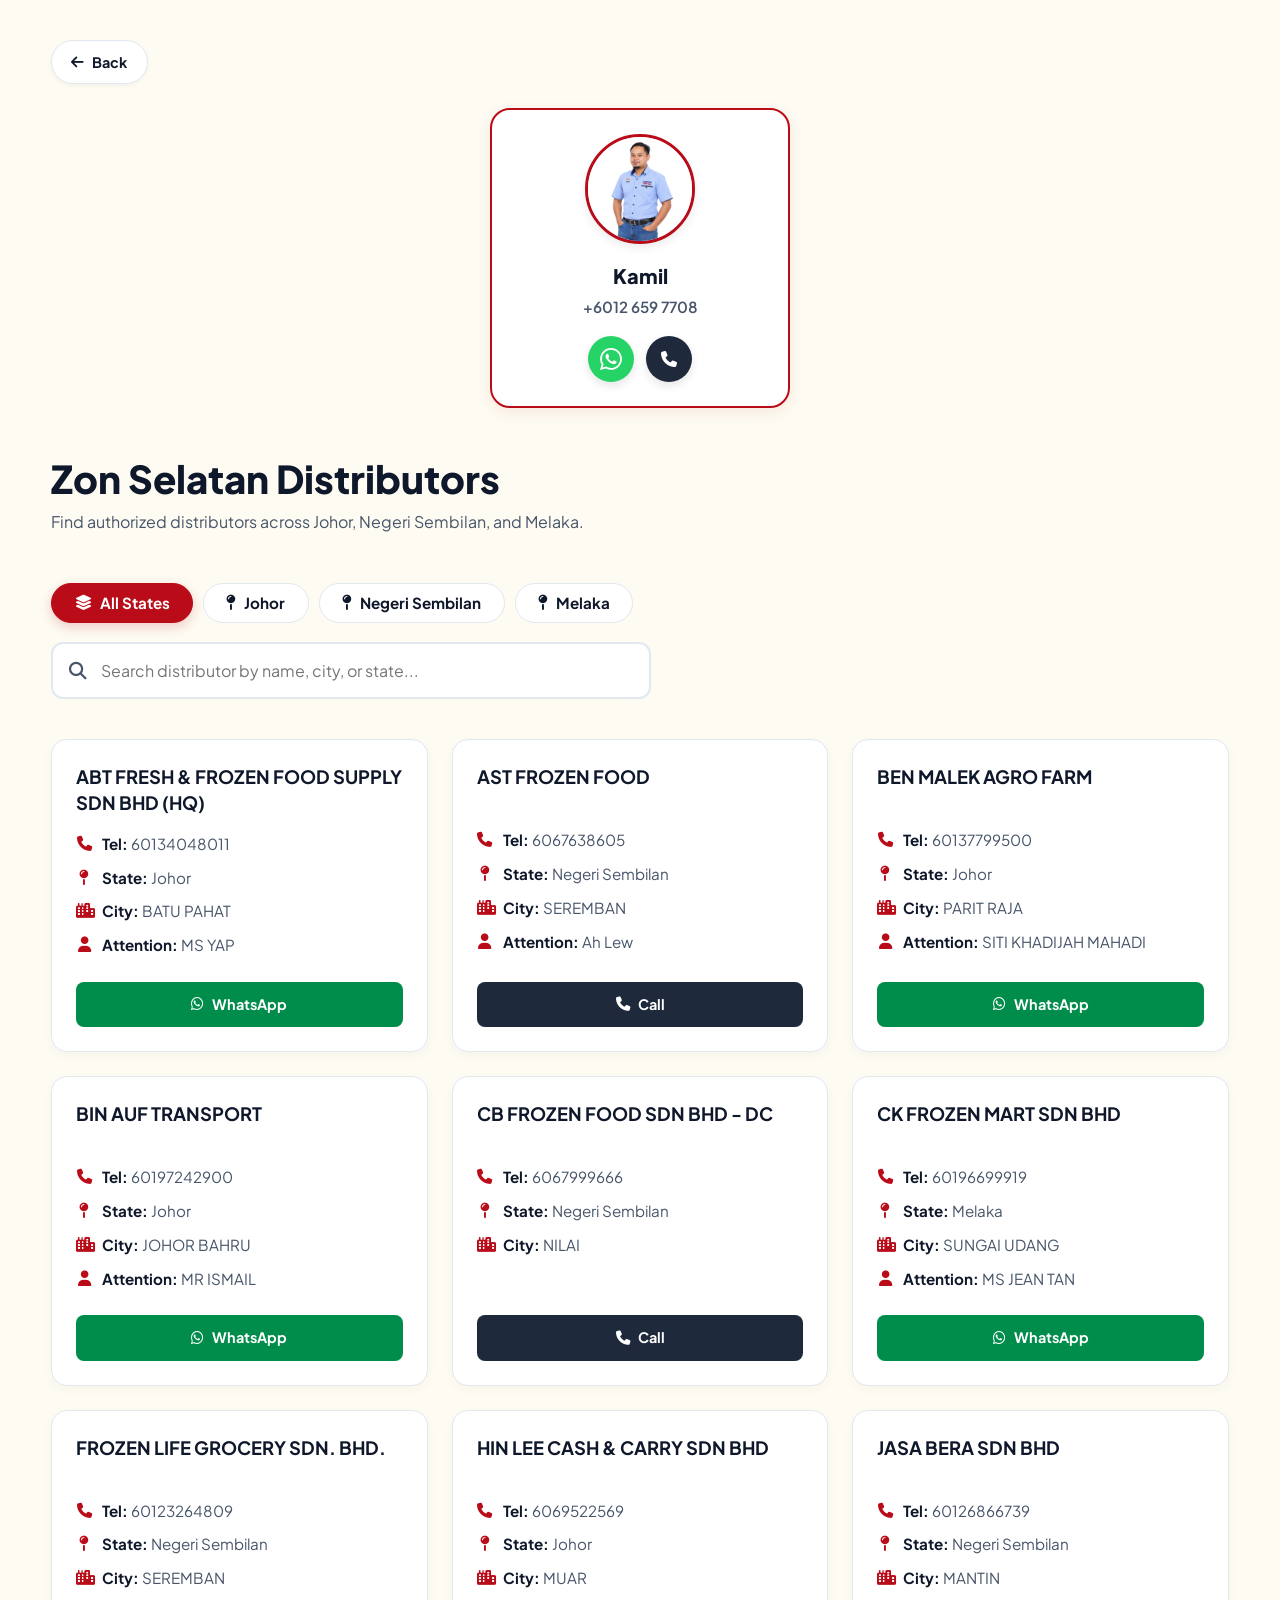
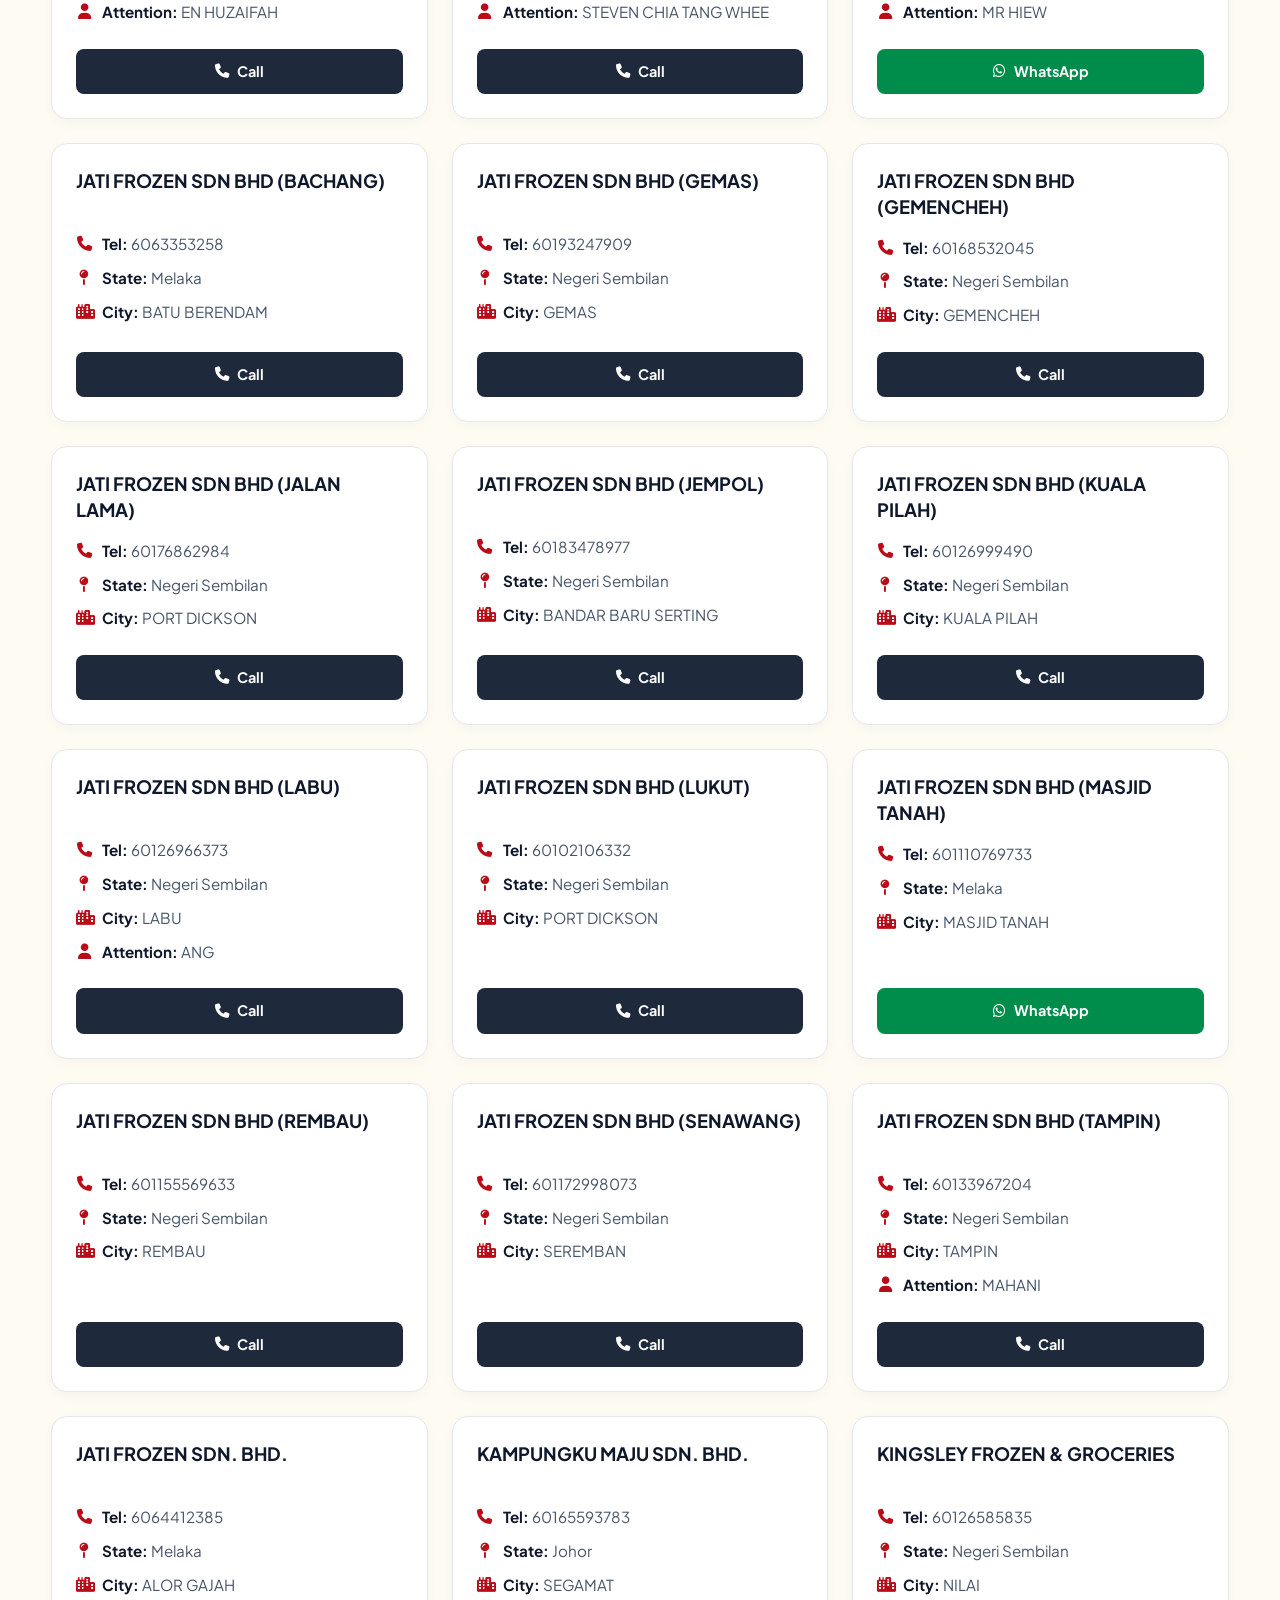
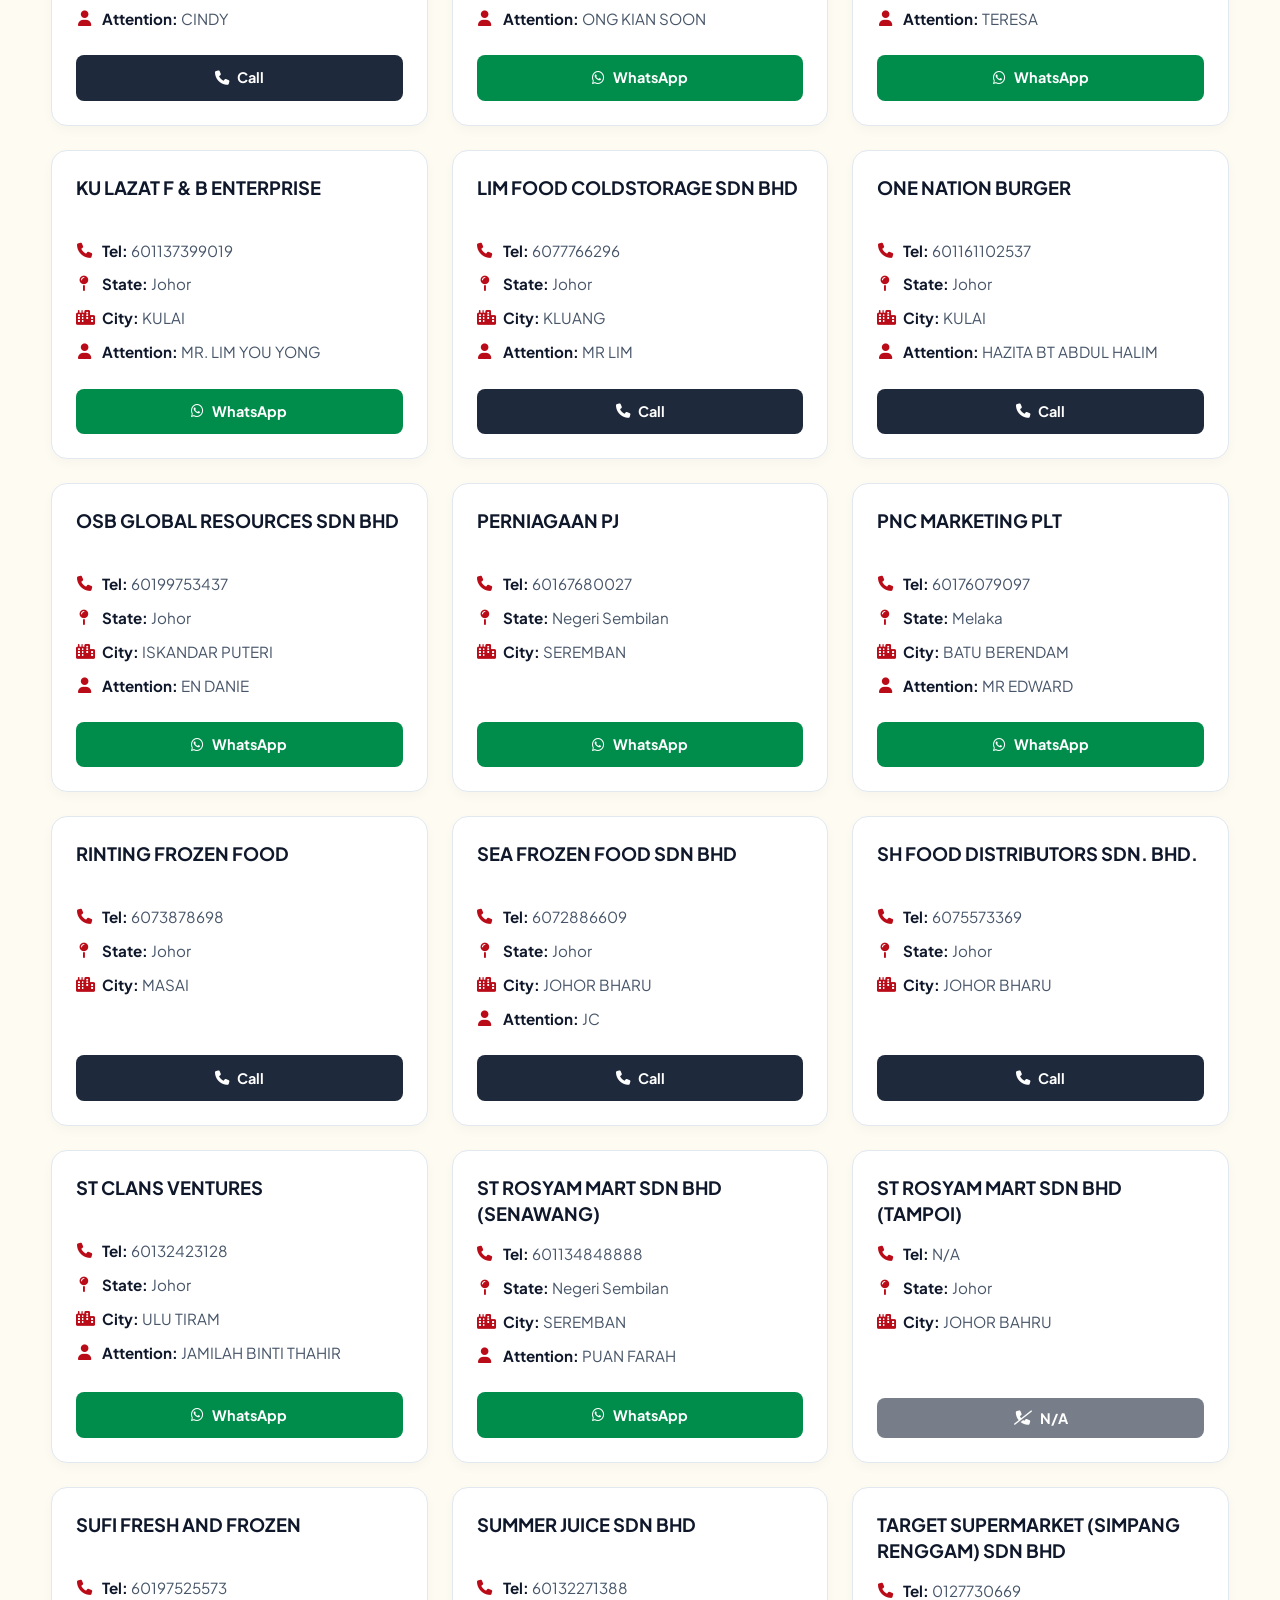
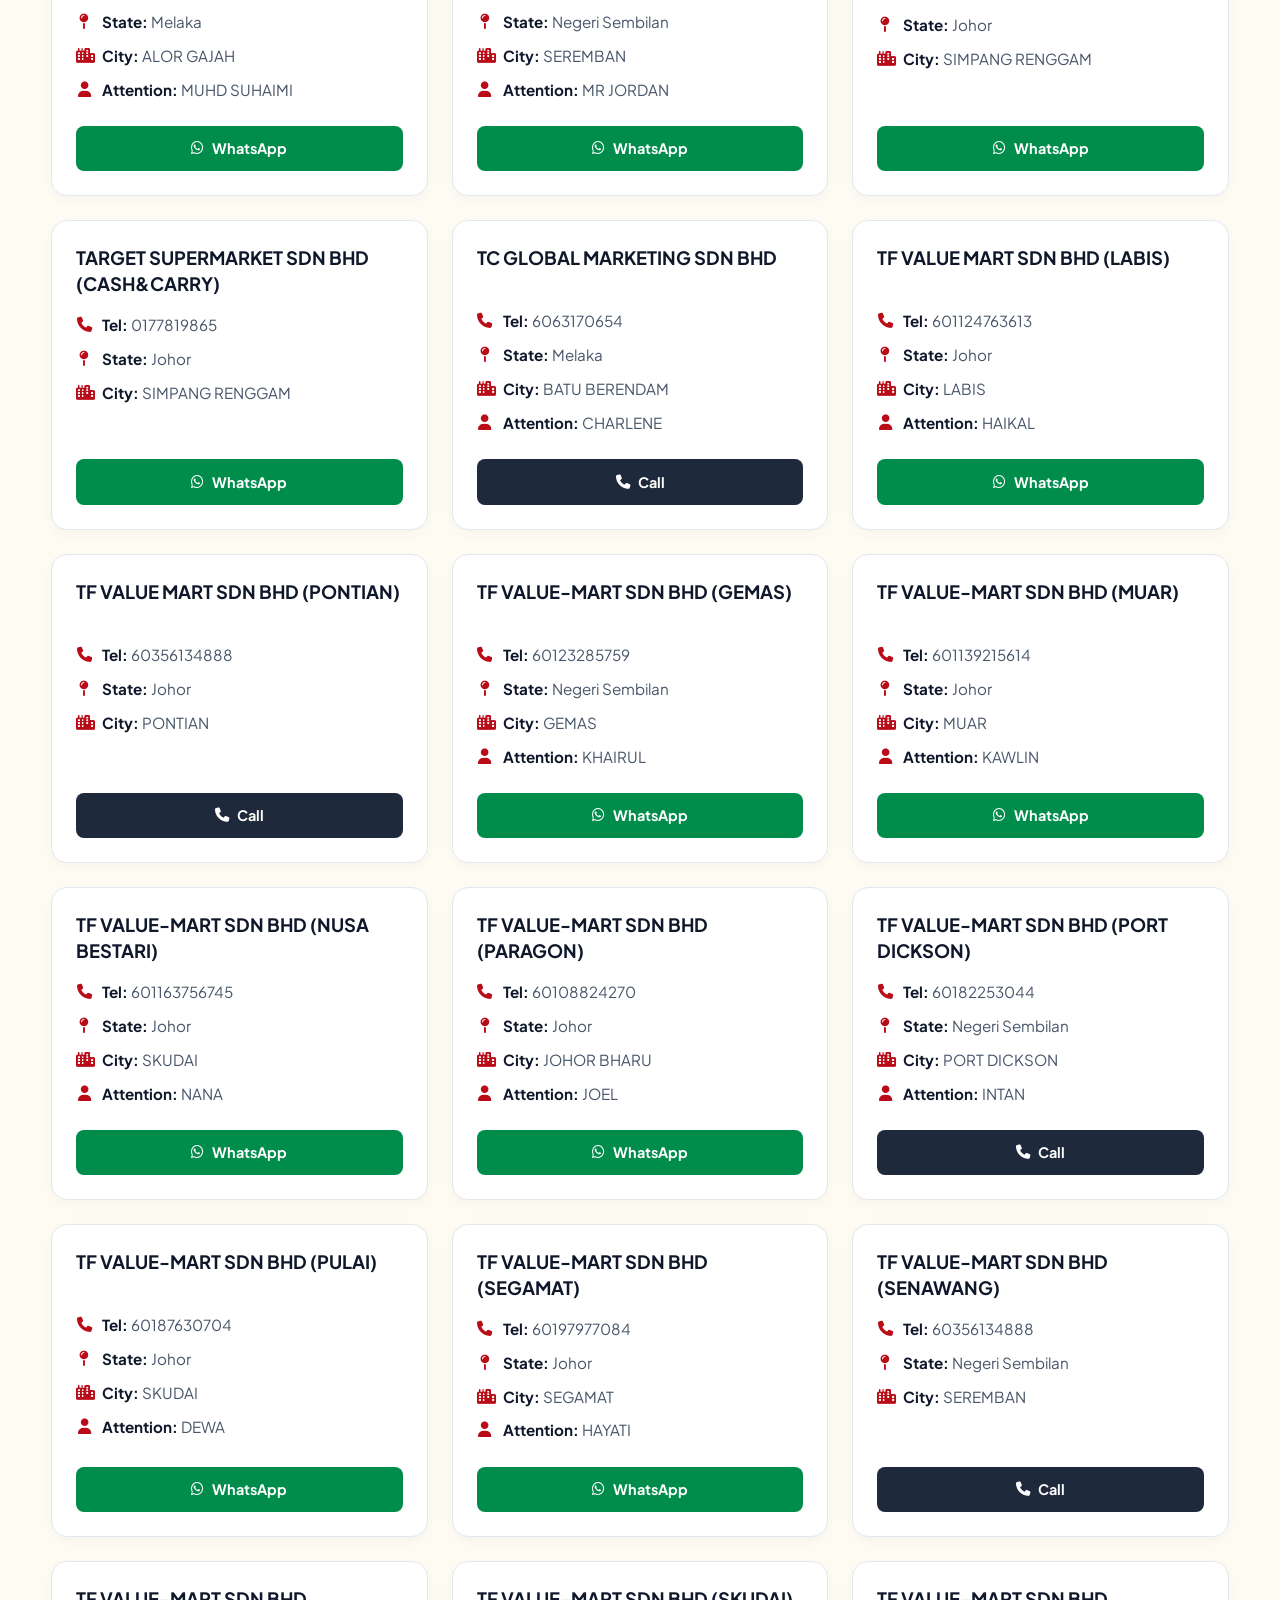
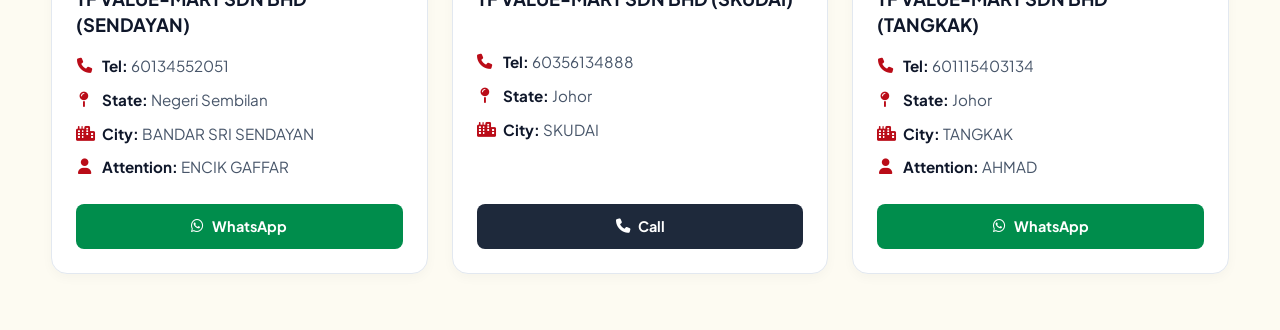
<file: distributor-selatan.html>
<!DOCTYPE html>
<html lang="en">
<head>
    <meta charset="UTF-8">
    <meta name="viewport" content="width=device-width, initial-scale=1.0">
    <title>Zon Selatan Distributors | Salim Melawati Kebab</title>
    <!-- FontAwesome Icons & Google Fonts -->
    <link rel="stylesheet" href="https://cdnjs.cloudflare.com/ajax/libs/font-awesome/6.4.0/css/all.min.css">
    <link href="https://fonts.googleapis.com/css2?family=Plus+Jakarta+Sans:wght@400;500;600;700;800&display=swap" rel="stylesheet">
    
   <style>
        :root {
            --salim-red: #ba0c18;
            --salim-red-hover: #960812;
            --salim-green: #008d4c;
            --salim-green-hover: #006e3b;
            --btn-dark: #1e293b;
            --btn-dark-hover: #0f172a;
            --bg-light: #fdfbf2; /* Light Cream Background */
            --bg-card: #ffffff;
            --text-dark: #0f172a;
            --text-gray: #475569;
            --border-color: #e2e8f0;
            --transition: all 0.3s ease;
        }

        * {
            margin: 0;
            padding: 0;
            box-sizing: border-box;
            font-family: 'Plus Jakarta Sans', sans-serif;
        }

        body {
            background-color: var(--bg-light);
            color: var(--text-dark);
            line-height: 1.6;
            overflow-x: hidden;
        }

        .container {
            width: 92%;
            max-width: 1250px;
            margin: 0 auto;
        }

        /* Page Layout & Controls */
        .page-header {
            padding: 2.5rem 0 1.5rem 0;
            display: flex;
            flex-direction: column;
            gap: 1rem;
        }

        .btn-back {
            display: inline-flex;
            align-items: center;
            gap: 8px;
            padding: 0.6rem 1.2rem;
            background: #ffffff;
            color: var(--text-dark);
            border: 1px solid var(--border-color);
            border-radius: 50px;
            text-decoration: none;
            font-weight: 700;
            font-size: 0.9rem;
            width: fit-content;
            transition: var(--transition);
            box-shadow: 0 2px 5px rgba(0,0,0,0.04);
            cursor: pointer;
        }

        .btn-back:hover {
            background: var(--salim-red);
            color: #ffffff;
            border-color: var(--salim-red);
        }

        .page-title h1 {
            font-size: 2.4rem;
            font-weight: 800;
            color: var(--text-dark);
        }

        .page-title p {
            color: var(--text-gray);
            font-size: 1rem;
        }

        /* ZON PANTAI TIMUR - Centralized Box Card Style */
        .zone-card-container {
            margin: 0.5rem 0 1.5rem 0;
            display: flex;
            justify-content: center; /* Kad diubah ke kedudukan tengah */
        }

        .zone-card {
            background: #ffffff;
            border: 2px solid var(--salim-red);
            border-radius: 20px;
            padding: 1.5rem;
            width: 100%;
            max-width: 300px; /* Format Kotak (Box) */
            box-shadow: 0 4px 15px rgba(186, 12, 24, 0.08);
            display: flex;
            flex-direction: column;
            align-items: center;
            text-align: center;
            transition: var(--transition);
        }

        .zone-card:hover {
            transform: translateY(-4px);
            box-shadow: 0 8px 25px rgba(186, 12, 24, 0.15);
        }

        .zone-img-wrapper {
            width: 110px;
            height: 110px;
            border-radius: 50%;
            overflow: hidden;
            border: 3px solid var(--salim-red);
            margin-bottom: 1rem;
            background-color: #f1f5f9;
            display: flex;
            align-items: center;
            justify-content: center;
            box-shadow: 0 4px 10px rgba(0,0,0,0.08);
        }

        .zone-img {
            width: 100%;
            height: 100%;
            object-fit: cover;
        }

        .person-info {
            display: flex;
            flex-direction: column;
            align-items: center;
            width: 100%;
        }

        .person-name {
            font-size: 1.25rem;
            font-weight: 800;
            color: var(--text-dark);
            margin-bottom: 0.2rem;
        }

        .person-number {
            font-size: 0.95rem;
            font-weight: 600;
            color: var(--text-gray);
            margin-bottom: 1rem;
        }

        .action-icon-group {
            display: flex;
            gap: 12px;
            justify-content: center;
            align-items: center;
        }

        .circle-icon-btn {
            width: 46px;
            height: 46px;
            border-radius: 50%;
            display: inline-flex;
            align-items: center;
            justify-content: center;
            transition: var(--transition);
            text-decoration: none;
            box-shadow: 0 4px 10px rgba(0,0,0,0.1);
        }

        .circle-icon-btn.wa {
            background-color: #25D366;
            fill: #ffffff;
        }

        .circle-icon-btn.wa:hover {
            background-color: #1ebd59;
            transform: scale(1.1);
        }

        .circle-icon-btn.phone {
            background-color: var(--btn-dark);
            color: #ffffff;
        }

        .circle-icon-btn.phone:hover {
            background-color: var(--btn-dark-hover);
            transform: scale(1.1);
        }

        .action-svg {
            width: 22px;
            height: 22px;
        }

        /* Filter Controls Container */
        .controls-wrapper {
            margin: 1.5rem 0 2.5rem 0;
            display: flex;
            flex-direction: column;
            gap: 1.2rem;
        }

        /* State Filter Tabs */
        .filter-tabs {
            display: flex;
            gap: 10px;
            flex-wrap: wrap;
        }

        .tab-btn {
            padding: 0.6rem 1.4rem;
            border-radius: 30px;
            border: 1px solid var(--border-color);
            background: #ffffff;
            color: var(--text-dark);
            font-weight: 700;
            cursor: pointer;
            transition: var(--transition);
            font-size: 0.95rem;
            display: inline-flex;
            align-items: center;
            gap: 8px;
        }

        .tab-btn:hover, .tab-btn.active {
            background: var(--salim-red);
            color: #ffffff;
            border-color: var(--salim-red);
            box-shadow: 0 4px 12px rgba(186, 12, 24, 0.2);
        }

        /* Search Input */
        .search-input-container {
            position: relative;
            max-width: 600px;
        }

        .search-input-container i {
            position: absolute;
            left: 18px;
            top: 50%;
            transform: translateY(-50%);
            color: var(--text-gray);
            font-size: 1.1rem;
        }

        .search-input {
            width: 100%;
            padding: 1rem 1rem 1rem 3rem;
            font-size: 1rem;
            border: 2px solid var(--border-color);
            border-radius: 12px;
            outline: none;
            background: #ffffff;
            transition: var(--transition);
        }

        .search-input:focus {
            border-color: var(--salim-red);
            box-shadow: 0 0 0 4px rgba(186, 12, 24, 0.1);
        }

        /* Section Title Header */
        .section-header-title {
            font-size: 1.6rem;
            font-weight: 800;
            color: var(--salim-red);
            margin-bottom: 1.5rem;
            padding-bottom: 0.5rem;
            border-bottom: 2px solid var(--border-color);
            display: flex;
            align-items: center;
            gap: 10px;
        }

        /* Card Grid Layout */
        .distributor-grid {
            display: grid;
            grid-template-columns: repeat(auto-fill, minmax(320px, 1fr));
            gap: 1.5rem;
            margin-bottom: 3.5rem;
        }

        /* Unified Card Structure & Uniform Heights */
        .distributor-card {
            background: var(--bg-card);
            border: 1px solid var(--border-color);
            border-radius: 16px;
            padding: 1.5rem;
            display: flex;
            flex-direction: column;
            justify-content: space-between;
            height: 100%;
            transition: var(--transition);
            box-shadow: 0 4px 12px rgba(0,0,0,0.03);
        }

        .distributor-card:hover {
            transform: translateY(-3px);
            box-shadow: 0 8px 25px rgba(0,0,0,0.08);
            border-color: var(--salim-red);
        }

        .card-header {
            margin-bottom: 1rem;
            min-height: 48px;
        }

        .card-header h3 {
            font-size: 1.15rem;
            font-weight: 700;
            color: var(--text-dark);
            line-height: 1.4;
        }

        .card-details {
            display: flex;
            flex-direction: column;
            gap: 0.6rem;
            margin-bottom: 1.5rem;
            font-size: 0.95rem;
            flex-grow: 1;
        }

        .info-row {
            display: flex;
            align-items: flex-start;
            gap: 10px;
            color: var(--text-gray);
        }

        .info-row i {
            color: var(--salim-red);
            width: 16px;
            margin-top: 4px;
            text-align: center;
        }

        .info-row strong {
            color: var(--text-dark);
        }

        /* Standardized Action Buttons */
        .card-actions {
            margin-top: auto;
            width: 100%;
        }

        .btn-whatsapp {
            background-color: var(--salim-green);
            color: #ffffff;
            padding: 0.7rem 1.2rem;
            border-radius: 8px;
            text-decoration: none;
            font-weight: 700;
            font-size: 0.9rem;
            display: flex;
            align-items: center;
            justify-content: center;
            gap: 8px;
            transition: var(--transition);
            width: 100%;
            border: none;
        }

        .btn-whatsapp:hover {
            background-color: var(--salim-green-hover);
            color: #ffffff;
        }

        .btn-call {
            background-color: var(--btn-dark);
            color: #ffffff;
            padding: 0.7rem 1.2rem;
            border-radius: 8px;
            text-decoration: none;
            font-weight: 700;
            font-size: 0.9rem;
            display: flex;
            align-items: center;
            justify-content: center;
            gap: 8px;
            transition: var(--transition);
            width: 100%;
            border: none;
        }

        .btn-call:hover {
            background-color: var(--btn-dark-hover);
            color: #ffffff;
        }

        .no-results {
            display: none;
            text-align: center;
            padding: 3rem;
            background: #ffffff;
            border-radius: 12px;
            color: var(--text-gray);
            font-size: 1.1rem;
            margin: 2rem 0;
            border: 1px dashed var(--border-color);
        }

        /* Responsive Adjustments */
        @media (max-width: 768px) {
            .page-title h1 {
                font-size: 1.8rem;
            }
            .zone-card-container {
                justify-content: center;
            }
            .zone-card {
                max-width: 100%;
            }
            .distributor-grid {
                grid-template-columns: 1fr;
            }
            .filter-tabs {
                width: 100%;
            }
            .tab-btn {
                flex: 1 1 calc(50% - 10px);
                justify-content: center;
            }
        }
    </style>
</head>
<body>


    <main class="container">

        <!-- Page Header & Back Button -->
        <div class="page-header">
            <a href="javascript:history.back()" class="btn-back">
                <i class="fa-solid fa-arrow-left"></i> Back
            </a>
            <!-- ZON SELATAN (Centered Box Card - Kamil) -->
<div class="zone-card-container">
    <div class="zone-card">
        <div class="zone-img-wrapper">
            <img src="productpic/kamil.png" alt="Kamil" class="zone-img">
        </div>
        
        <div class="person-info">
            <div class="person-name">Kamil</div>
            <div class="person-number">+6012 659 7708</div>
            <div class="action-icon-group">
                <a href="https://wa.me/60126597708?text=Hello%20Mr.%20Kamil,%20I%20would%20like%20to%20inquire%20about%20Southern%20distributor." target="_blank" class="circle-icon-btn wa" title="WhatsApp Message">
                    <svg class="action-svg" viewBox="0 0 24 24">
                        <path d="M.057 24l1.687-6.163c-1.041-1.804-1.588-3.849-1.587-5.946.003-6.556 5.338-11.891 11.893-11.891 3.181.001 6.167 1.24 8.413 3.488 2.245 2.248 3.481 5.236 3.48 8.414-.003 6.557-5.338 11.892-11.893 11.892-1.99-.001-3.951-.5-5.688-1.448l-6.305 1.654zm6.597-3.807c1.676.995 3.276 1.591 5.392 1.592 5.448 0 9.886-4.434 9.889-9.885.002-5.462-4.415-9.89-9.881-9.892-5.452 0-9.887 4.434-9.889 9.884-.001 2.225.651 3.891 1.746 5.634l-.999 3.648 3.742-.981zm11.387-5.464c-.074-.124-.272-.198-.57-.347-.297-.149-1.758-.868-2.031-.967-.272-.099-.47-.149-.669.149-.198.297-.768.967-.941 1.165-.173.198-.347.223-.644.074-.297-.149-1.255-.462-2.39-1.475-.883-.788-1.48-1.761-1.653-2.059-.173-.297-.018-.458.13-.606.134-.133.297-.347.446-.521.151-.172.2-.296.3-.495.099-.198.05-.372-.025-.521-.075-.148-.669-1.611-.916-2.206-.242-.579-.487-.501-.669-.51l-.57-.01c-.198 0-.52.074-.792.372s-1.04 1.016-1.04 2.479 1.065 2.876 1.213 3.074c.149.198 2.095 3.2 5.076 4.487.709.306 1.263.489 1.694.626.712.226 1.36.194 1.872.118.572-.085 1.758-.719 2.006-1.413.248-.695.248-1.29.173-1.414z"/>
                    </svg>
                </a>
                <a href="tel:+60126597708" class="circle-icon-btn phone" title="Call">
                    <i class="fa-solid fa-phone"></i>
                </a>
            </div>
        </div>
    </div>
</div>
            <div class="page-title">
                <h1>Zon Selatan Distributors</h1>
                <p>Find authorized distributors across Johor, Negeri Sembilan, and Melaka.</p>
            </div>
        </div>

        <!-- Controls: State Filter Tabs & Search Bar -->
        <div class="controls-wrapper">
            <div class="filter-tabs">
                <button class="tab-btn active" onclick="setFilterState('all', this)">
                    <i class="fa-solid fa-layer-group"></i> All States
                </button>
                <button class="tab-btn" onclick="setFilterState('johor', this)">
                    <i class="fa-solid fa-map-pin"></i> Johor
                </button>
                <button class="tab-btn" onclick="setFilterState('negeri sembilan', this)">
                    <i class="fa-solid fa-map-pin"></i> Negeri Sembilan
                </button>
                <button class="tab-btn" onclick="setFilterState('melaka', this)">
                    <i class="fa-solid fa-map-pin"></i> Melaka
                </button>
            </div>

            <div class="search-input-container">
                <i class="fa-solid fa-magnifying-glass"></i>
                <input type="text" id="searchInput" class="search-input" placeholder="Search distributor by name, city, or state..." onkeyup="renderDistributors()">
            </div>
        </div>

        <div id="noResults" class="no-results">
            No distributors found matching your search.
        </div>

        <!-- Dynamic Container For Distributors -->
        <div id="distributorsDisplay"></div>

    </main>

    <!-- Master Data & Dynamic Filtering Script -->
    <script>
        // Helper function to format phone numbers to standard international format (without dashes/spaces)
        function formatPhoneNumber(phone) {
            if (!phone) return '';
            let cleaned = phone.replace(/[^0-9]/g, '');
            if (cleaned.startsWith('0')) {
                cleaned = '6' + cleaned;
            }
            return cleaned;
        }

        // Helper function to check if a phone number is a mobile number (WhatsApp-capable)
        function isMobileNumber(phone) {
            const cleaned = formatPhoneNumber(phone);
            // Malaysian mobile numbers start with 601
            return cleaned.startsWith('601');
        }

        // Raw Dataset extracted directly from KAMIL - SELATAN (Johor, Negeri Sembilan, Melaka)
        const rawDistributorsData = [
            // JOHOR
            { name: "ONE NATION BURGER", phone: "601161102537", city: "KULAI", attention: "HAZITA BT ABDUL HALIM", state: "Johor", type: "call" },
            { name: "ABT FRESH & FROZEN FOOD SUPPLY SDN BHD (HQ)", phone: "60134048011", city: "BATU PAHAT", attention: "MS YAP", state: "Johor" },
            { name: "BEN MALEK AGRO FARM", phone: "60137799500", city: "PARIT RAJA", attention: "SITI KHADIJAH MAHADI", state: "Johor" },
            { name: "KAMPUNGKU MAJU SDN. BHD.", phone: "60165593783", city: "SEGAMAT", attention: "ONG KIAN SOON", state: "Johor" },
            { name: "HIN LEE CASH & CARRY SDN BHD", phone: "6069522569", city: "MUAR", attention: "STEVEN CHIA TANG WHEE", state: "Johor" },
            { name: "KU LAZAT F & B ENTERPRISE", phone: "601137399019", city: "KULAI", attention: "MR. LIM YOU YONG", state: "Johor" },
            { name: "LIM FOOD COLDSTORAGE SDN BHD", phone: "6077766296", city: "KLUANG", attention: "MR LIM", state: "Johor" },
            { name: "RINTING FROZEN FOOD", phone: "6073878698", city: "MASAI", attention: "", state: "Johor" },
            { name: "SEA FROZEN FOOD SDN BHD", phone: "6072886609", city: "JOHOR BHARU", attention: "JC", state: "Johor" },
            { name: "SH FOOD DISTRIBUTORS SDN. BHD.", phone: "6075573369", city: "JOHOR BHARU", attention: "", state: "Johor" },
            { name: "ST ROSYAM MART SDN BHD (TAMPOI)", phone: "", city: "JOHOR BAHRU", attention: "", state: "Johor" },
            { name: "BIN AUF TRANSPORT", phone: "60197242900", city: "JOHOR BAHRU", attention: "MR ISMAIL", state: "Johor" },
            { name: "TF VALUE-MART SDN BHD (PARAGON)", phone: "60108824270", city: "JOHOR BHARU", attention: "JOEL", state: "Johor" },
            { name: "ST CLANS VENTURES", phone: "60132423128", city: "ULU TIRAM", attention: "JAMILAH BINTI THAHIR", state: "Johor" },
            { name: "OSB GLOBAL RESOURCES SDN BHD", phone: "60199753437", city: "ISKANDAR PUTERI", attention: "EN DANIE", state: "Johor" },
            { name: "TF VALUE-MART SDN BHD (MUAR)", phone: "601139215614", city: "MUAR", attention: "KAWLIN", state: "Johor" },
            { name: "TF VALUE-MART SDN BHD (TANGKAK)", phone: "601115403134", city: "TANGKAK", attention: "AHMAD", state: "Johor" },
            { name: "TF VALUE-MART SDN BHD (SEGAMAT)", phone: "60197977084", city: "SEGAMAT", attention: "HAYATI", state: "Johor" },
            { name: "TF VALUE-MART SDN BHD (NUSA BESTARI)", phone: "601163756745", city: "SKUDAI", attention: "NANA", state: "Johor" },
            { name: "TF VALUE-MART SDN BHD (PULAI)", phone: "60187630704", city: "SKUDAI", attention: "DEWA", state: "Johor" },
            { name: "TF VALUE-MART SDN BHD (SKUDAI)", phone: "60356134888", city: "SKUDAI", attention: "", state: "Johor" },
            { name: "TARGET SUPERMARKET (SIMPANG RENGGAM) SDN BHD", phone: "0127730669", city: "SIMPANG RENGGAM", attention: "", state: "Johor" },
            { name: "TARGET SUPERMARKET SDN BHD (CASH&CARRY)", phone: "0177819865", city: "SIMPANG RENGGAM", attention: "", state: "Johor" },
            { name: "TF VALUE MART SDN BHD (LABIS)", phone: "601124763613", city: "LABIS", attention: "HAIKAL", state: "Johor" },
            { name: "TF VALUE MART SDN BHD (PONTIAN)", phone: "60356134888", city: "PONTIAN", attention: "", state: "Johor" },

            // NEGERI SEMBILAN
            { name: "AST FROZEN FOOD", phone: "6067638605", city: "SEREMBAN", attention: "Ah Lew", state: "Negeri Sembilan" },
            { name: "CB FROZEN FOOD SDN BHD - DC", phone: "6067999666", city: "NILAI", attention: "", state: "Negeri Sembilan" },
            { name: "JASA BERA SDN BHD", phone: "60126866739", city: "MANTIN", attention: "MR HIEW", state: "Negeri Sembilan" },
            { name: "JATI FROZEN SDN BHD (SENAWANG)", phone: "601172998073", city: "SEREMBAN", attention: "", state: "Negeri Sembilan", type: "call" },
            { name: "JATI FROZEN SDN BHD (LUKUT)", phone: "60102106332", city: "PORT DICKSON", attention: "", state: "Negeri Sembilan", type: "call" },
            { name: "JATI FROZEN SDN BHD (GEMENCHEH)", phone: "60168532045", city: "GEMENCHEH", attention: "", state: "Negeri Sembilan", type: "call" },
            { name: "JATI FROZEN SDN BHD (JALAN LAMA)", phone: "60176862984", city: "PORT DICKSON", attention: "", state: "Negeri Sembilan", type: "call" },
            { name: "JATI FROZEN SDN BHD (GEMAS)", phone: "60193247909", city: "GEMAS", attention: "", state: "Negeri Sembilan", type: "call" },
            { name: "JATI FROZEN SDN BHD (KUALA PILAH)", phone: "60126999490", city: "KUALA PILAH", attention: "", state: "Negeri Sembilan", type: "call" },
            { name: "JATI FROZEN SDN BHD (REMBAU)", phone: "601155569633", city: "REMBAU", attention: "", state: "Negeri Sembilan", type: "call" },
            { name: "JATI FROZEN SDN BHD (JEMPOL)", phone: "60183478977", city: "BANDAR BARU SERTING", attention: "", state: "Negeri Sembilan", type: "call" },
            { name: "JATI FROZEN SDN BHD (TAMPIN)", phone: "60133967204", city: "TAMPIN", attention: "MAHANI", state: "Negeri Sembilan", type: "call" },
            { name: "JATI FROZEN SDN BHD (LABU)", phone: "60126966373", city: "LABU", attention: "ANG", state: "Negeri Sembilan", type: "call" },
            { name: "KINGSLEY FROZEN & GROCERIES", phone: "60126585835", city: "NILAI", attention: "TERESA", state: "Negeri Sembilan" },
            { name: "PERNIAGAAN PJ", phone: "60167680027", city: "SEREMBAN", attention: "", state: "Negeri Sembilan" },
            { name: "FROZEN LIFE GROCERY SDN. BHD.", phone: "60123264809", city: "SEREMBAN", attention: "EN HUZAIFAH", state: "Negeri Sembilan", type: "call" },
            { name: "SUMMER JUICE SDN BHD", phone: "60132271388", city: "SEREMBAN", attention: "MR JORDAN", state: "Negeri Sembilan" },
            { name: "ST ROSYAM MART SDN BHD (SENAWANG)", phone: "601134848888", city: "SEREMBAN", attention: "PUAN FARAH", state: "Negeri Sembilan" },
            { name: "TF VALUE-MART SDN BHD (PORT DICKSON)", phone: "60182253044", city: "PORT DICKSON", attention: "INTAN", state: "Negeri Sembilan", type: "call" },
            { name: "TF VALUE-MART SDN BHD (GEMAS)", phone: "60123285759", city: "GEMAS", attention: "KHAIRUL", state: "Negeri Sembilan" },
            { name: "TF VALUE-MART SDN BHD (SENAWANG)", phone: "60356134888", city: "SEREMBAN", attention: "", state: "Negeri Sembilan" },
            { name: "TF VALUE-MART SDN BHD (SENDAYAN)", phone: "60134552051", city: "BANDAR SRI SENDAYAN", attention: "ENCIK GAFFAR", state: "Negeri Sembilan" },

            // MELAKA
            { name: "CK FROZEN MART SDN BHD", phone: "60196699919", city: "SUNGAI UDANG", attention: "MS JEAN TAN", state: "Melaka" },
            { name: "JATI FROZEN SDN. BHD.", phone: "6064412385", city: "ALOR GAJAH", attention: "CINDY", state: "Melaka" },
            { name: "JATI FROZEN SDN BHD (BACHANG)", phone: "6063353258", city: "BATU BERENDAM", attention: "", state: "Melaka" },
            { name: "JATI FROZEN SDN BHD (MASJID TANAH)", phone: "601110769733", city: "MASJID TANAH", attention: "", state: "Melaka" },
            { name: "PNC MARKETING PLT", phone: "60176079097", city: "BATU BERENDAM", attention: "MR EDWARD", state: "Melaka" },
            { name: "SUFI FRESH AND FROZEN", phone: "60197525573", city: "ALOR GAJAH", attention: "MUHD SUHAIMI", state: "Melaka" },
            { name: "TC GLOBAL MARKETING SDN BHD", phone: "6063170654", city: "BATU BERENDAM", attention: "CHARLENE", state: "Melaka" }
        ];

        // Map and process distributors data to set dynamic link types (wa vs call)
        const distributorsData = rawDistributorsData.map(item => {
            const formattedPhone = formatPhoneNumber(item.phone);
            const isMob = item.phone ? isMobileNumber(item.phone) : false;
            const itemType = item.type ? item.type : (isMob ? 'wa' : 'call');
            return {
                ...item,
                type: itemType,
                link: formattedPhone ? (itemType === 'wa' ? `https://wa.me/${formattedPhone}` : `tel:${formattedPhone}`) : '#'
            };
        });

        // Sort all distributors alphabetically (A to Z) by name
        distributorsData.sort((a, b) => a.name.localeCompare(b.name));

        let activeStateFilter = 'all';

        function setFilterState(state, btn) {
            activeStateFilter = state;
            
            // Toggle active class on state filter buttons
            document.querySelectorAll('.tab-btn').forEach(b => b.classList.remove('active'));
            btn.classList.add('active');

            renderDistributors();
        }

        function createCardHTML(item) {
            let buttonHTML = '';
            if (item.phone) {
                buttonHTML = item.type === 'wa' 
                    ? `<a href="${item.link}" target="_blank" class="btn-whatsapp"><i class="fa-brands fa-whatsapp"></i> WhatsApp</a>`
                    : `<a href="${item.link}" class="btn-call"><i class="fa-solid fa-phone"></i> Call</a>`;
            } else {
                buttonHTML = `<button class="btn-call" disabled style="opacity:0.6; cursor:not-allowed;"><i class="fa-solid fa-phone-slash"></i> N/A</button>`;
            }

            const attentionHTML = item.attention 
                ? `<p class="info-row"><i class="fa-solid fa-user"></i> <span><strong>Attention:</strong> ${item.attention}</span></p>` 
                : '';

            const phoneDisplay = item.phone ? item.phone : 'N/A';

            return `
                <div class="distributor-card">
                    <div class="card-header">
                        <h3>${item.name}</h3>
                    </div>
                    <div class="card-details">
                        <p class="info-row"><i class="fa-solid fa-phone"></i> <span><strong>Tel:</strong> ${phoneDisplay}</span></p>
                        <p class="info-row"><i class="fa-solid fa-map-pin"></i> <span><strong>State:</strong> ${item.state}</span></p>
                        <p class="info-row"><i class="fa-solid fa-city"></i> <span><strong>City:</strong> ${item.city}</span></p>
                        ${attentionHTML}
                    </div>
                    <div class="card-actions">
                        ${buttonHTML}
                    </div>
                </div>
            `;
        }

        function renderDistributors() {
            const searchQuery = document.getElementById('searchInput').value.toLowerCase().trim();
            const displayContainer = document.getElementById('distributorsDisplay');
            const noResults = document.getElementById('noResults');

            // Filter data according to active State tab and search query
            const filteredData = distributorsData.filter(item => {
                const matchesState = (activeStateFilter === 'all' || item.state.toLowerCase() === activeStateFilter.toLowerCase());
                
                const matchesSearch = !searchQuery || 
                    item.name.toLowerCase().includes(searchQuery) || 
                    item.city.toLowerCase().includes(searchQuery) || 
                    item.state.toLowerCase().includes(searchQuery) ||
                    item.phone.includes(searchQuery);

                return matchesState && matchesSearch;
            });

            if (filteredData.length === 0) {
                displayContainer.innerHTML = '';
                noResults.style.display = 'block';
                return;
            }

            noResults.style.display = 'none';

            // IF "ALL" IS SELECTED: Display as ONE combined single grid (Alphabetical A-Z, no state headers)
            if (activeStateFilter === 'all') {
                const cardsHTML = filteredData.map(item => createCardHTML(item)).join('');
                displayContainer.innerHTML = `
                    <div class="distributor-grid">
                        ${cardsHTML}
                    </div>
                `;
            } else {
                // IF A SPECIFIC STATE IS SELECTED: Show State Header Title
                const stateNameFormatted = activeStateFilter.split(' ')
                    .map(word => word.charAt(0).toUpperCase() + word.slice(1))
                    .join(' ');
                const cardsHTML = filteredData.map(item => createCardHTML(item)).join('');
                
                displayContainer.innerHTML = `
                    <h2 class="section-header-title"><i class="fa-solid fa-location-dot"></i> ${stateNameFormatted}</h2>
                    <div class="distributor-grid">
                        ${cardsHTML}
                    </div>
                `;
            }
        }

        // Initial rendering on page load
        document.addEventListener('DOMContentLoaded', renderDistributors);
    </script>

</body>
</html>
</file>
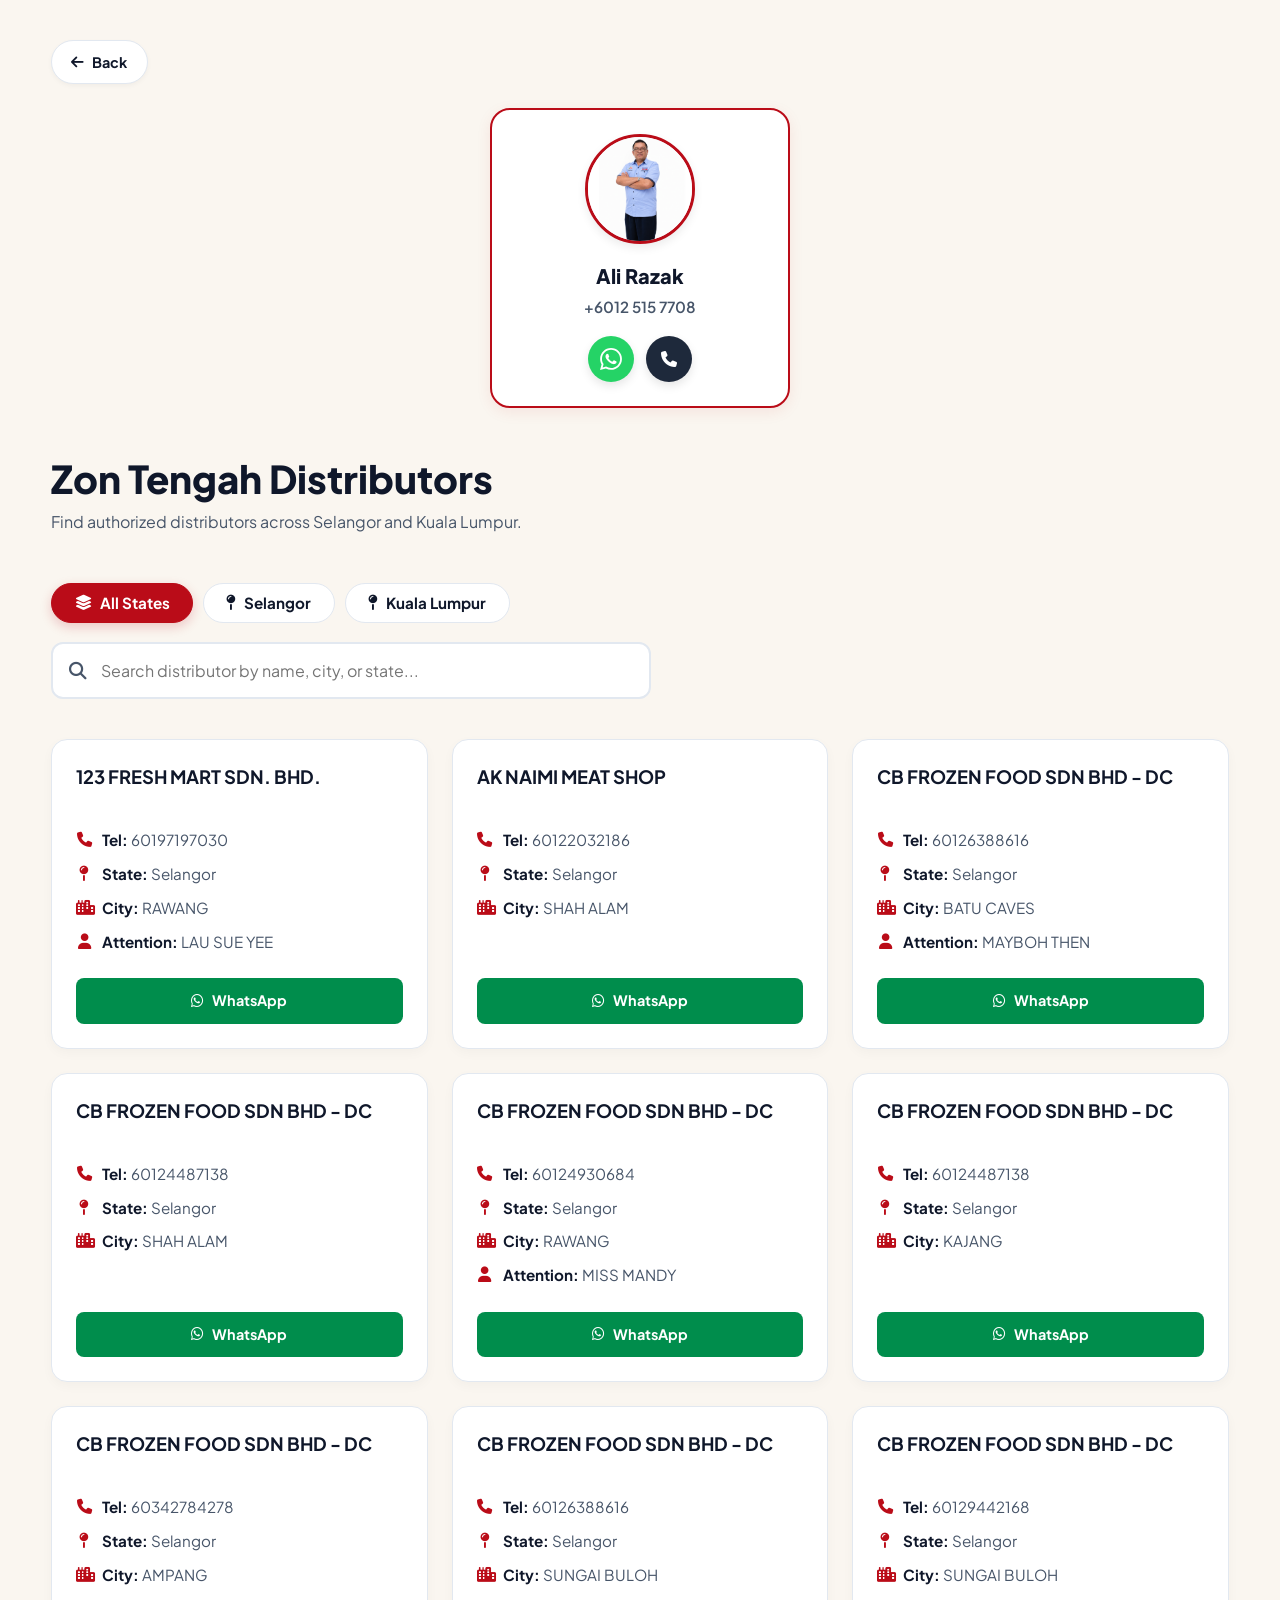
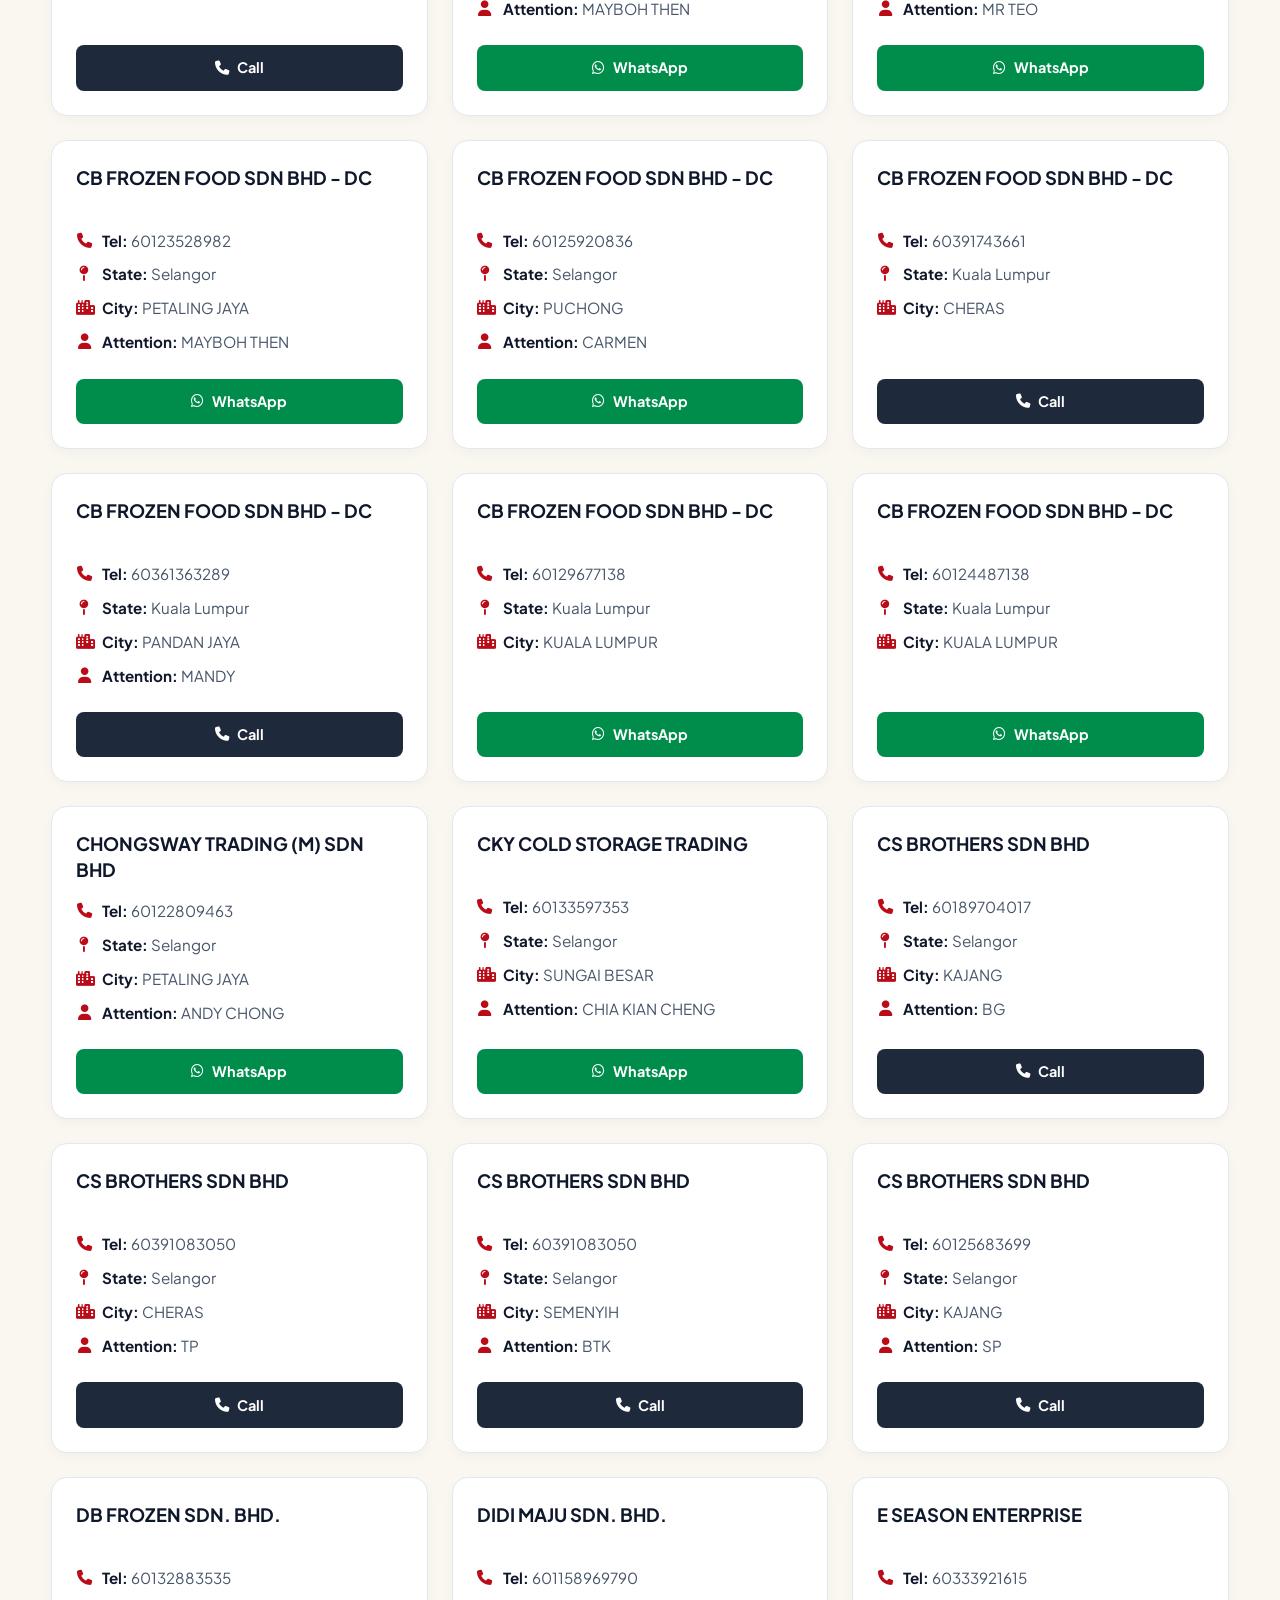
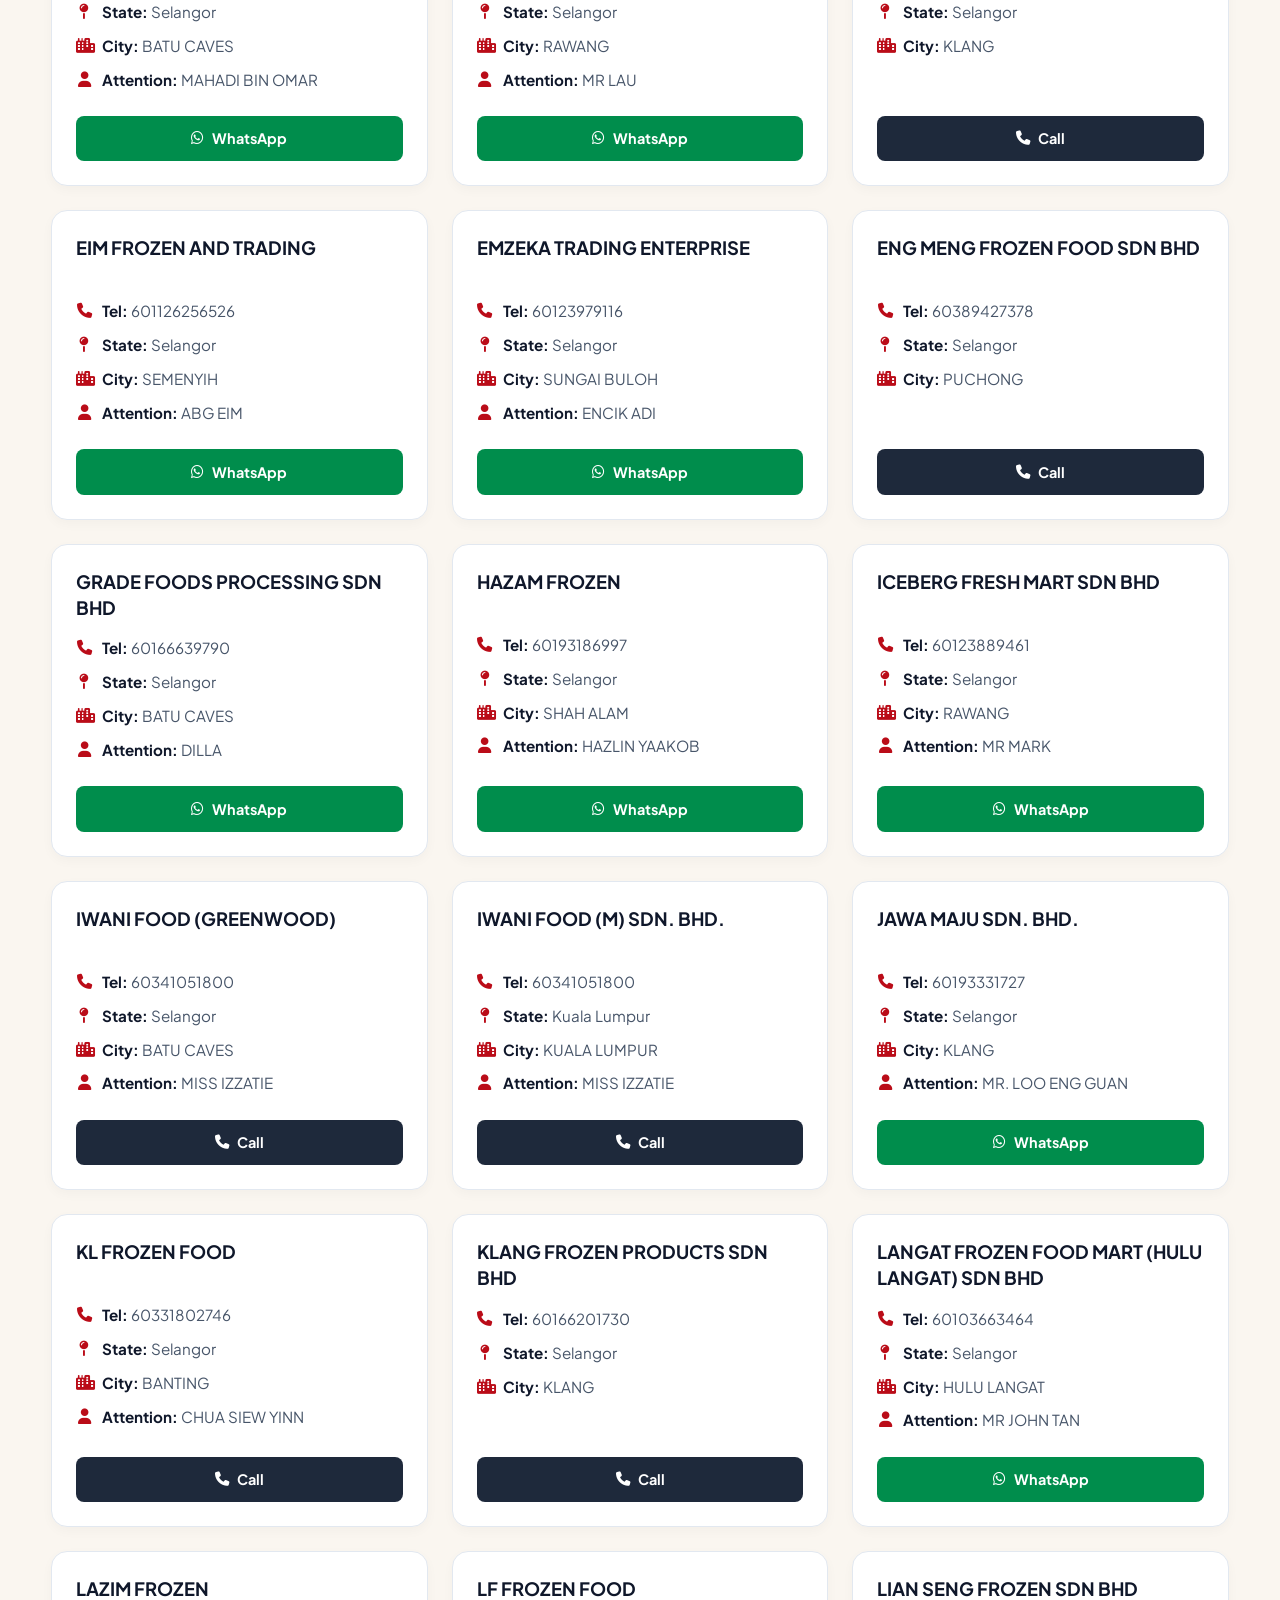
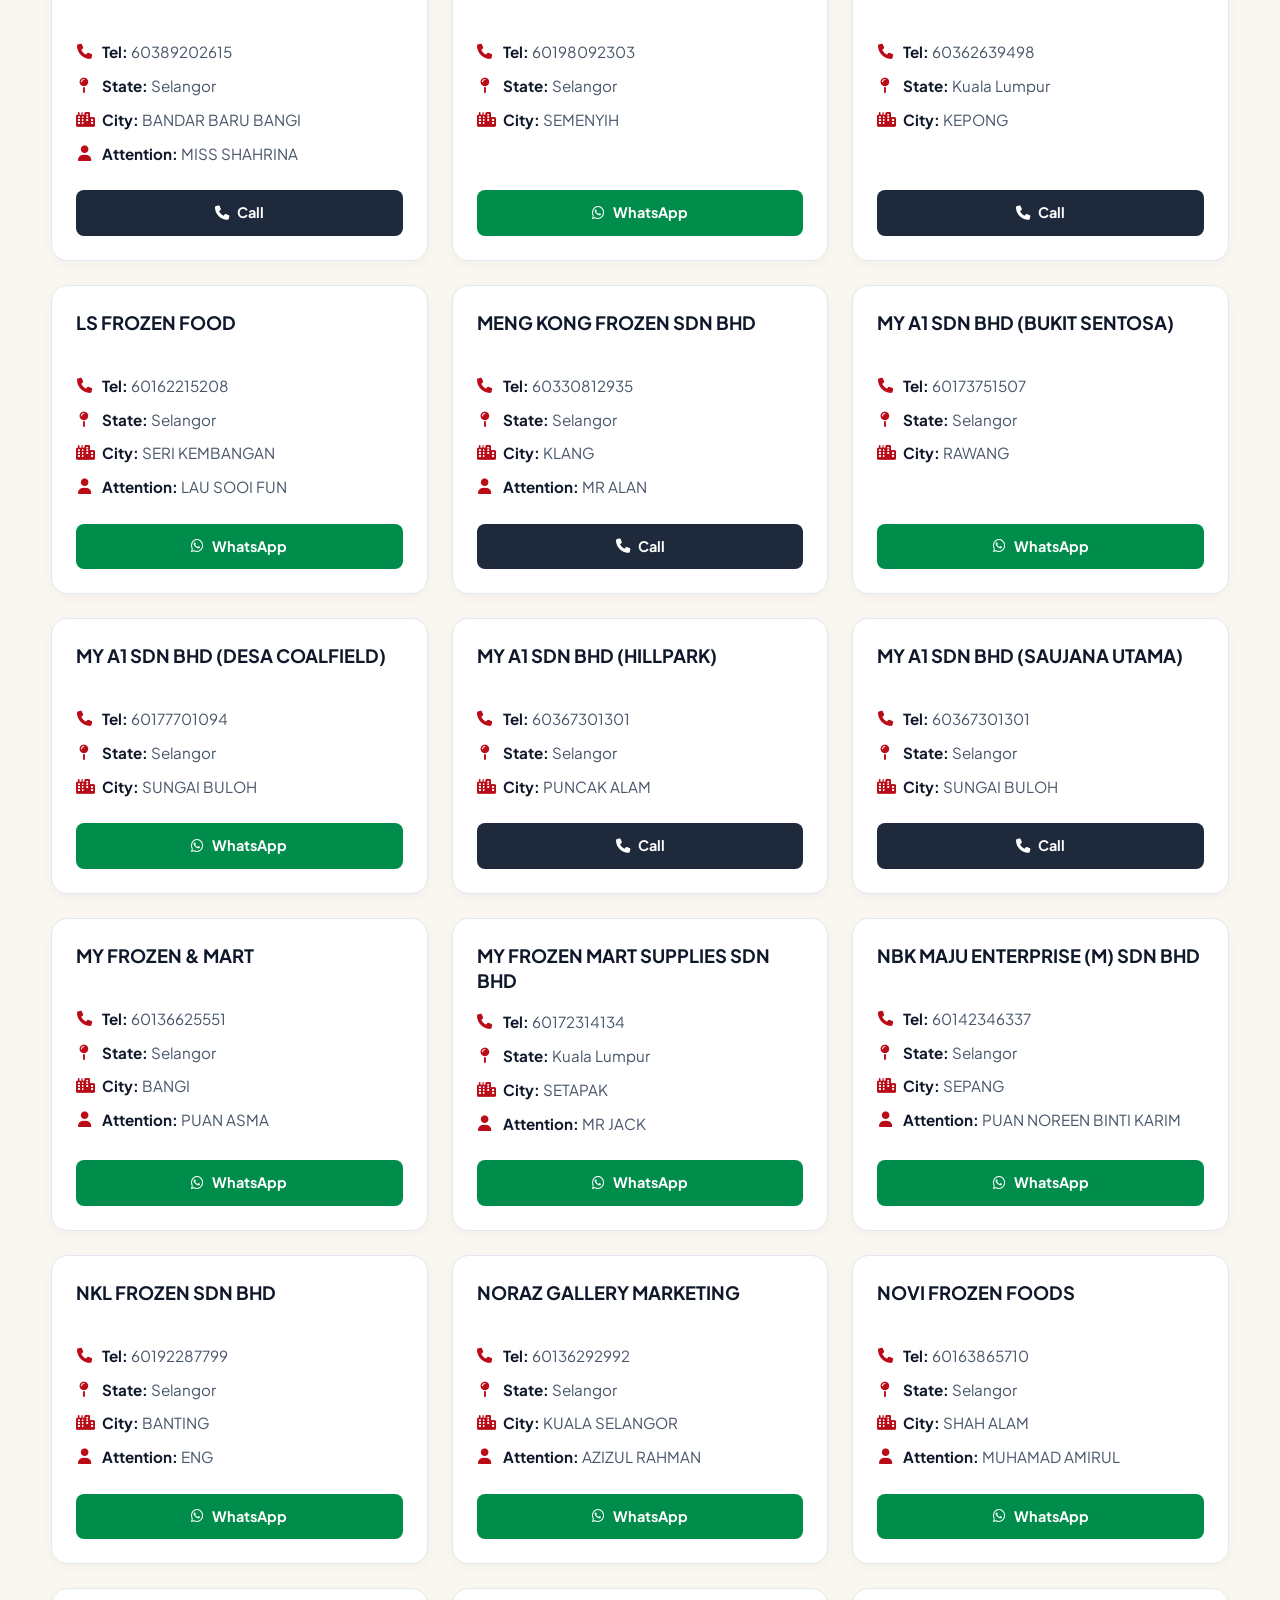
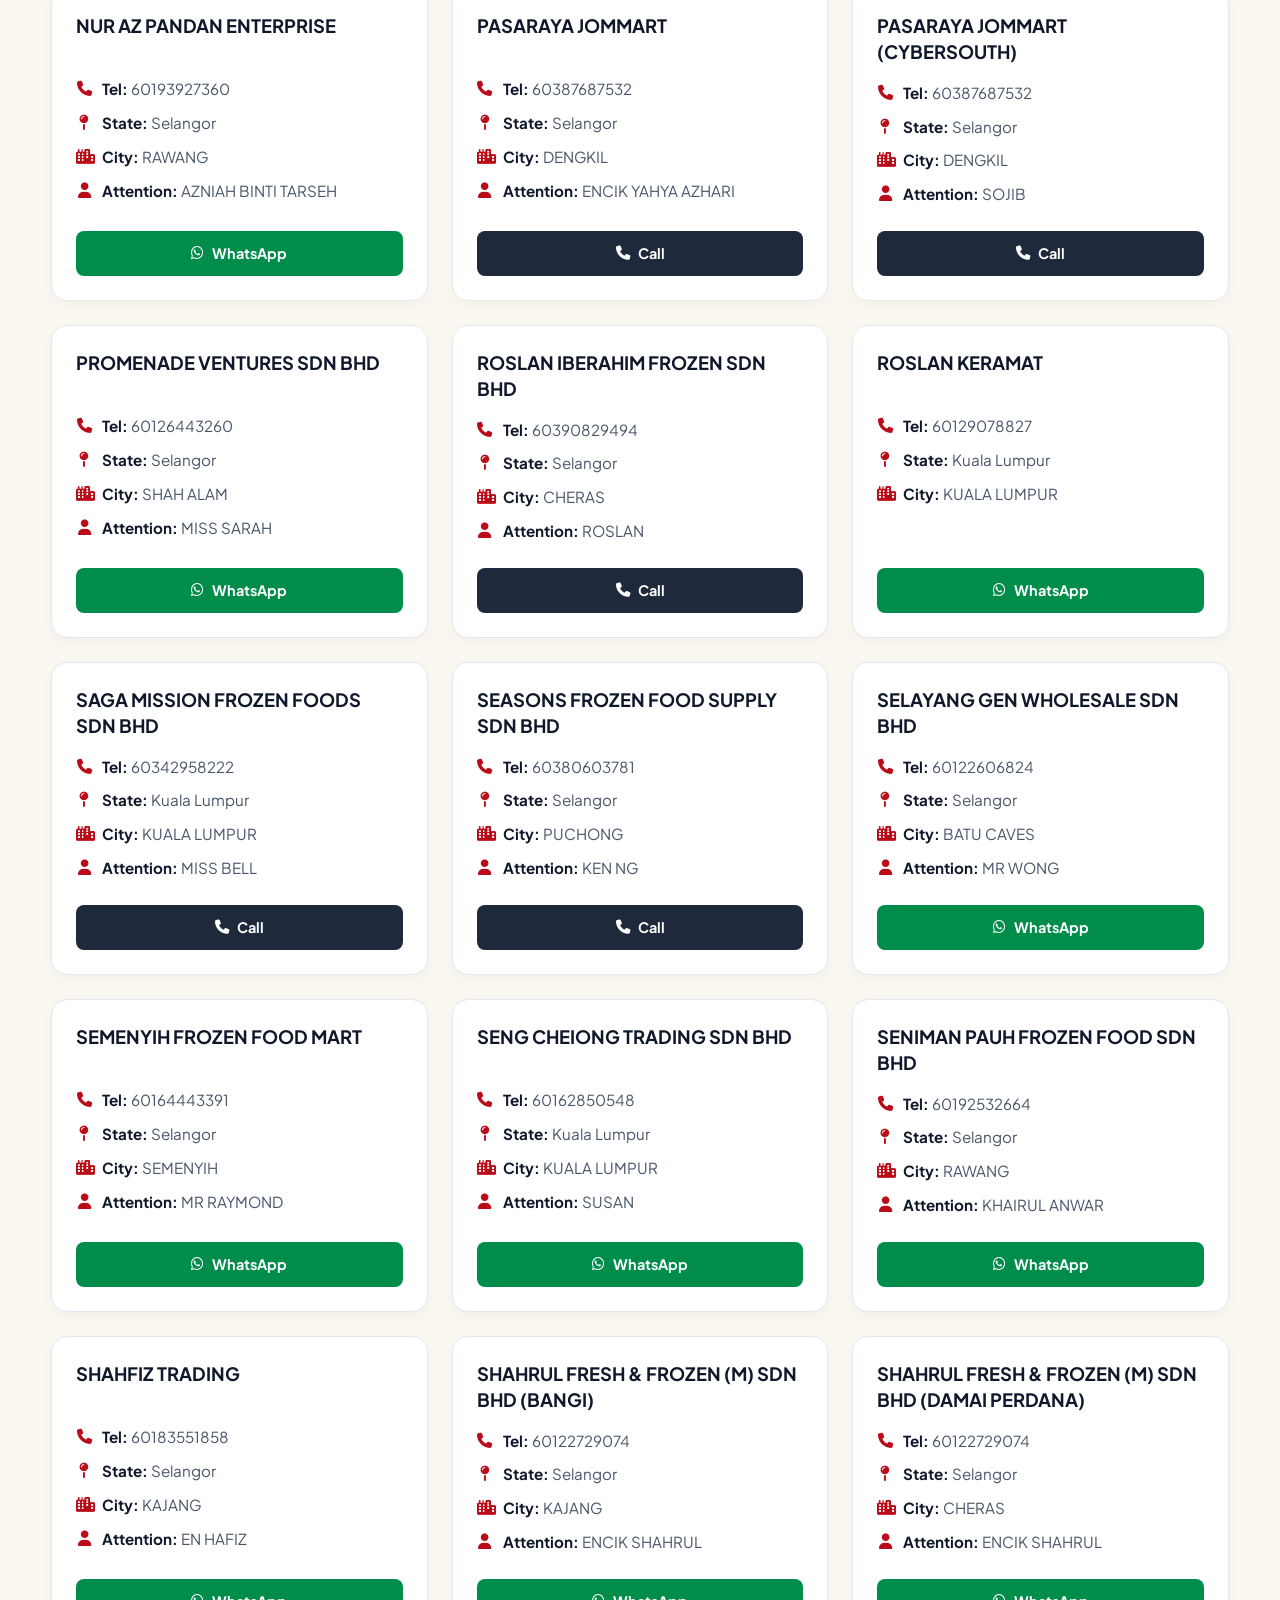
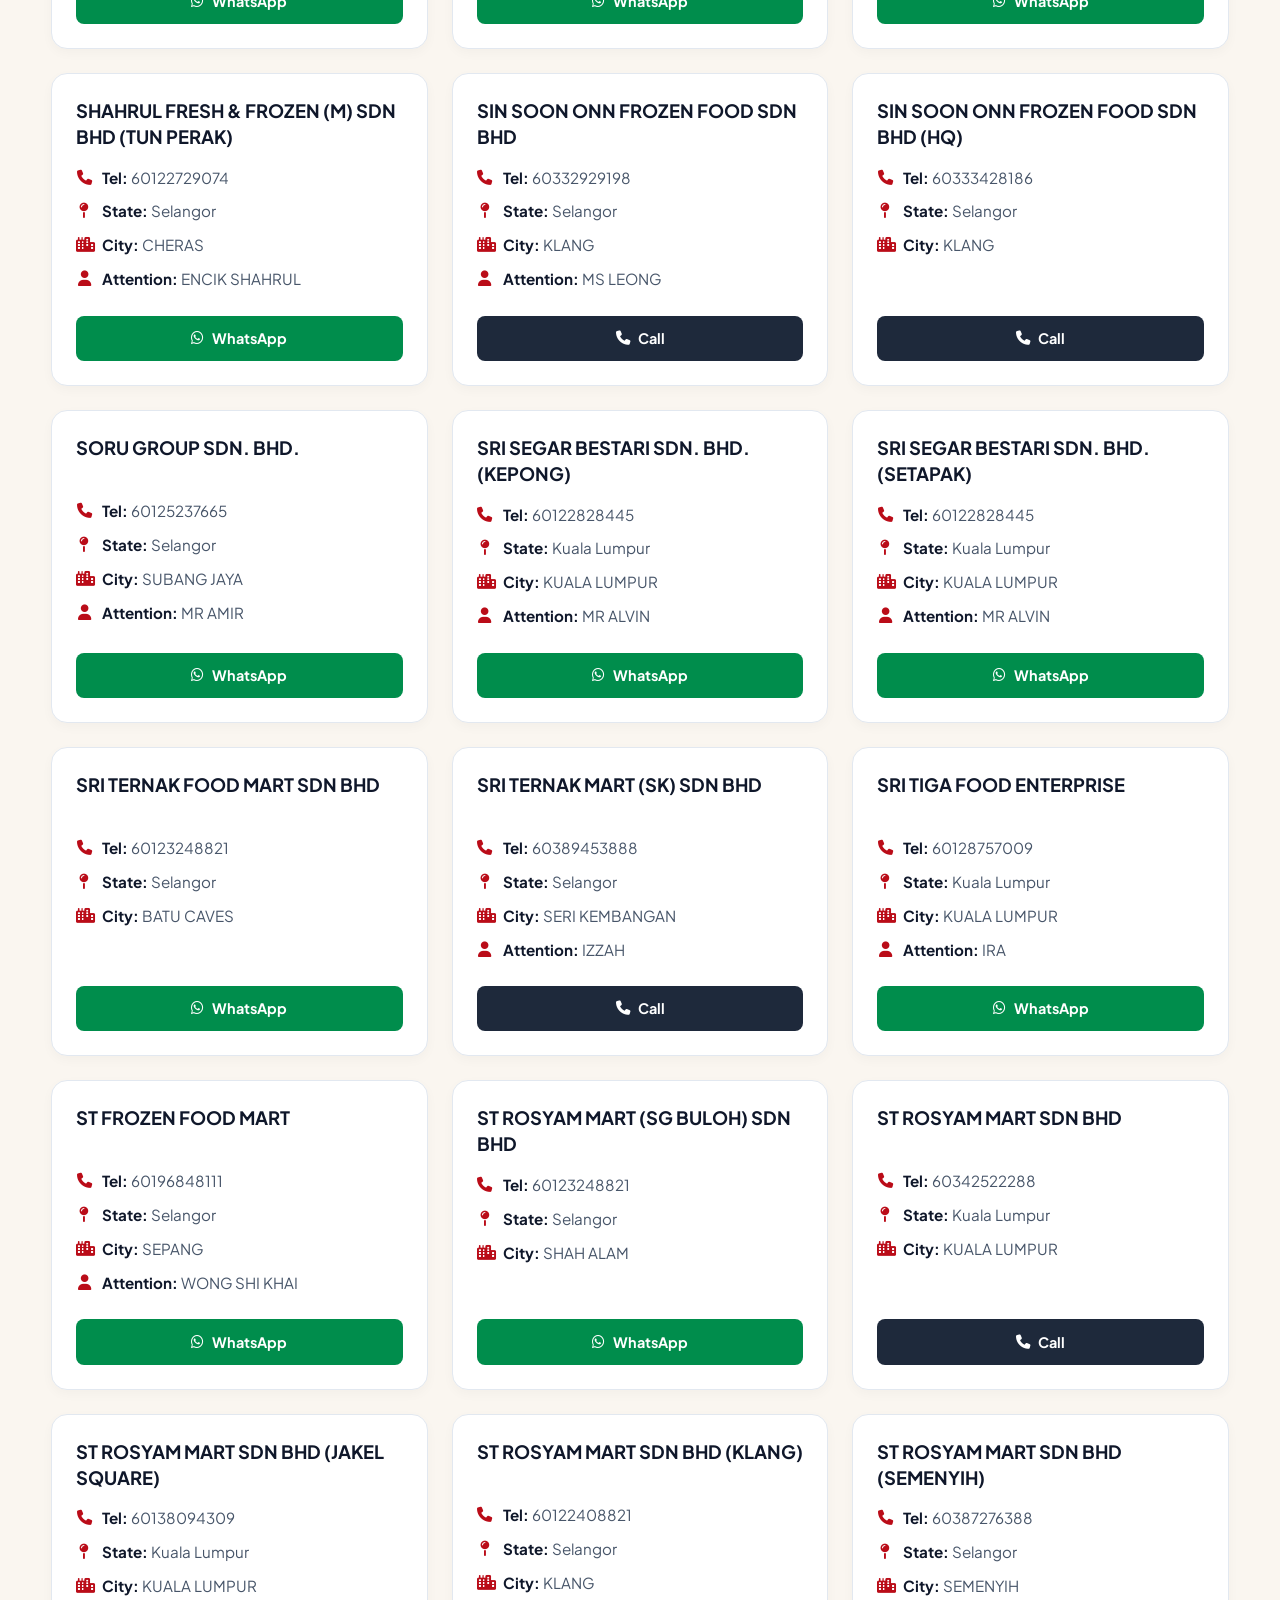
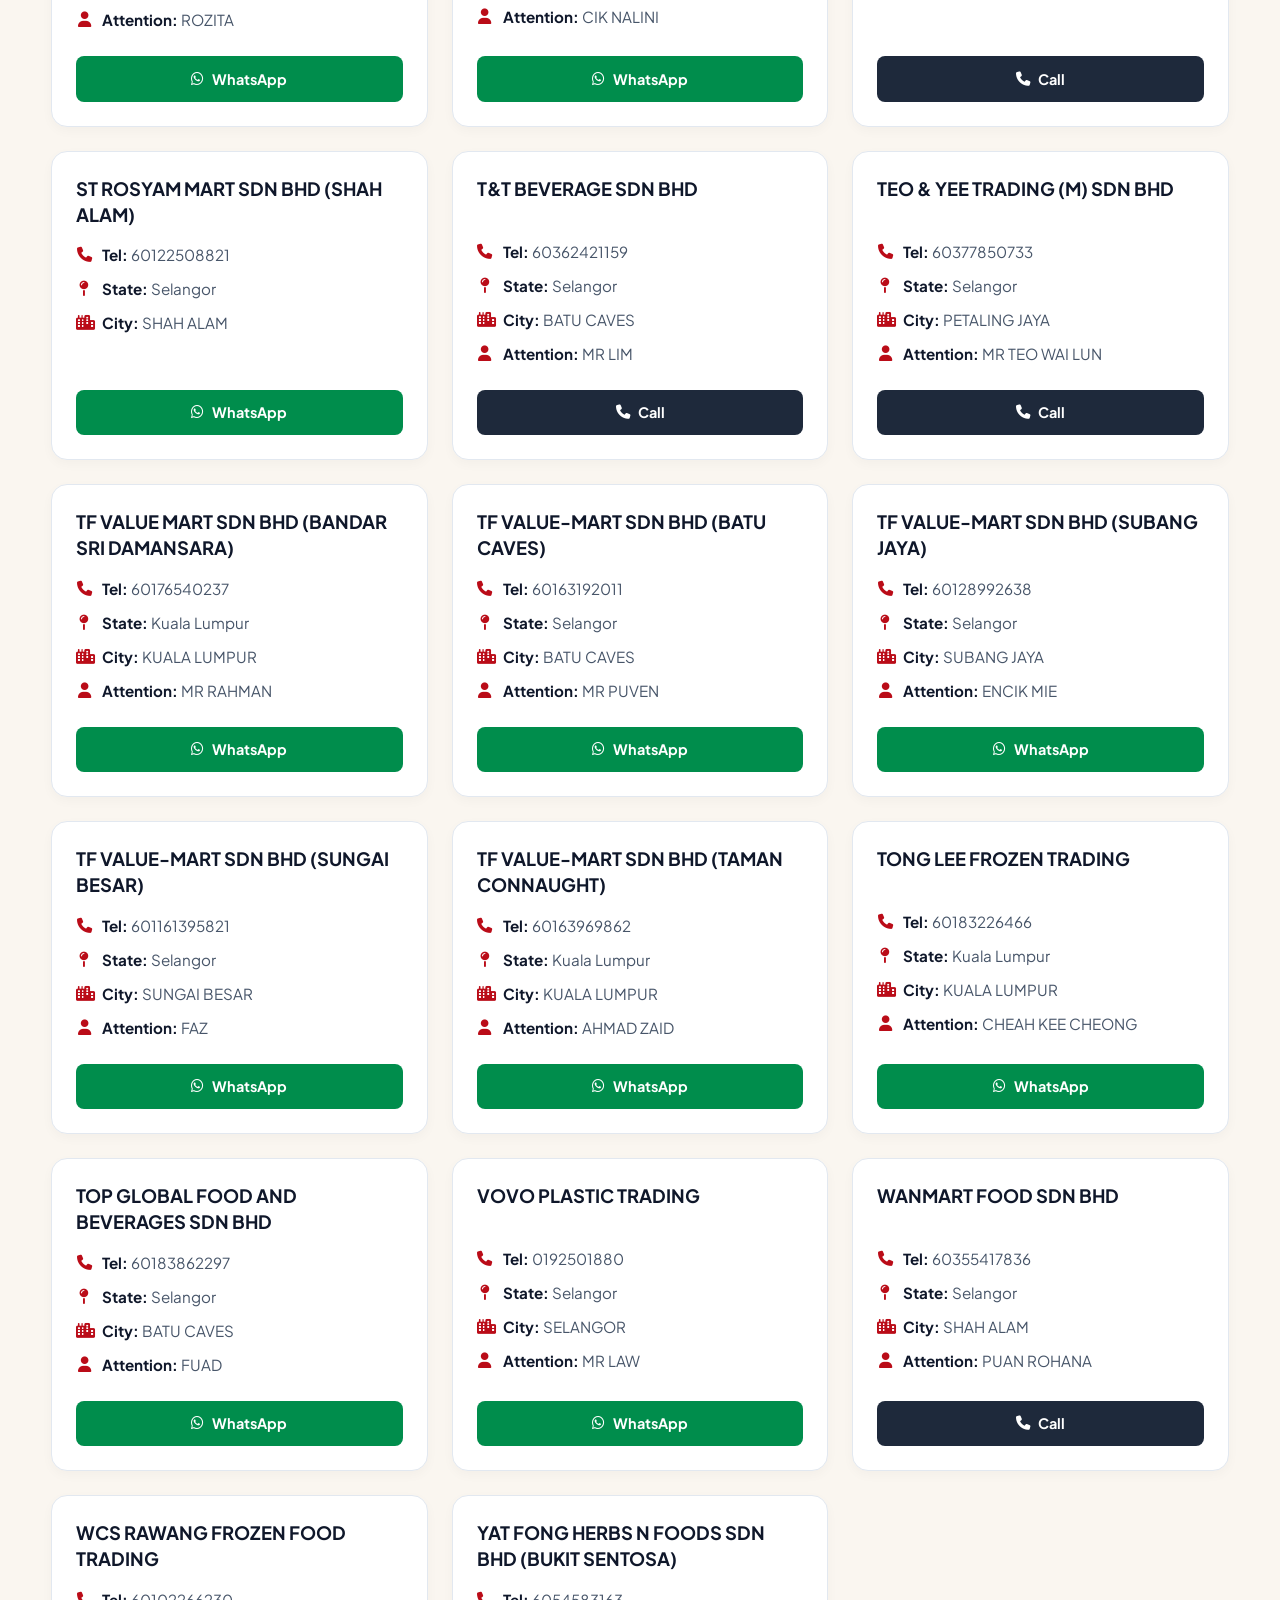
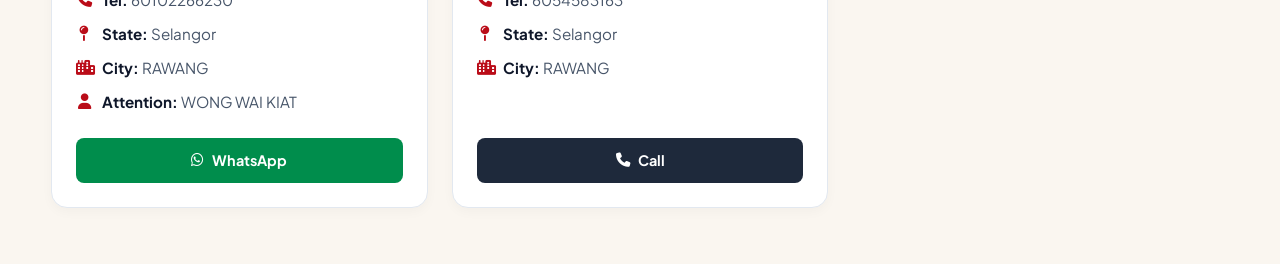
<file: distributor-tengah.html>
<!DOCTYPE html>
<html lang="en">
<head>
    <meta charset="UTF-8">
    <meta name="viewport" content="width=device-width, initial-scale=1.0">
    <title>Zon Tengah Distributors | Salim Melawati Kebab</title>
    <!-- FontAwesome Icons & Google Fonts -->
    <link rel="stylesheet" href="https://cdnjs.cloudflare.com/ajax/libs/font-awesome/6.4.0/css/all.min.css">
    <link href="https://fonts.googleapis.com/css2?family=Plus+Jakarta+Sans:wght@400;500;600;700;800&display=swap" rel="stylesheet">
    
    <style>
        :root {
            --salim-red: #ba0c18;
            --salim-red-hover: #960812;
            --salim-green: #008d4c;
            --salim-green-hover: #006e3b;
            --btn-dark: #1e293b;
            --btn-dark-hover: #0f172a;
            --bg-light: #faf6f0;
            --bg-card: #ffffff;
            --text-dark: #0f172a;
            --text-gray: #475569;
            --border-color: #e2e8f0;
            --transition: all 0.3s ease;
        }

        * {
            margin: 0;
            padding: 0;
            box-sizing: border-box;
            font-family: 'Plus Jakarta Sans', sans-serif;
        }

        body {
            background-color: var(--bg-light);
            color: var(--text-dark);
            line-height: 1.6;
            overflow-x: hidden;
        }

        .container {
            width: 92%;
            max-width: 1250px;
            margin: 0 auto;
        }

        /* Page Layout & Controls */
        .page-header {
            padding: 2.5rem 0 1.5rem 0;
            display: flex;
            flex-direction: column;
            gap: 1rem;
        }

        .btn-back {
            display: inline-flex;
            align-items: center;
            gap: 8px;
            padding: 0.6rem 1.2rem;
            background: #ffffff;
            color: var(--text-dark);
            border: 1px solid var(--border-color);
            border-radius: 50px;
            text-decoration: none;
            font-weight: 700;
            font-size: 0.9rem;
            width: fit-content;
            transition: var(--transition);
            box-shadow: 0 2px 5px rgba(0,0,0,0.04);
            cursor: pointer;
        }

        .btn-back:hover {
            background: var(--salim-red);
            color: #ffffff;
            border-color: var(--salim-red);
        }

        .page-title h1 {
            font-size: 2.4rem;
            font-weight: 800;
            color: var(--text-dark);
        }

        .page-title p {
            color: var(--text-gray);
            font-size: 1rem;
        }

        /* Filter Controls Container */
        .controls-wrapper {
            margin: 1.5rem 0 2.5rem 0;
            display: flex;
            flex-direction: column;
            gap: 1.2rem;
        }

        /* State Filter Tabs */
        .filter-tabs {
            display: flex;
            gap: 10px;
            flex-wrap: wrap;
        }

        .tab-btn {
            padding: 0.6rem 1.4rem;
            border-radius: 30px;
            border: 1px solid var(--border-color);
            background: #ffffff;
            color: var(--text-dark);
            font-weight: 700;
            cursor: pointer;
            transition: var(--transition);
            font-size: 0.95rem;
            display: inline-flex;
            align-items: center;
            gap: 8px;
        }

        .tab-btn:hover, .tab-btn.active {
            background: var(--salim-red);
            color: #ffffff;
            border-color: var(--salim-red);
            box-shadow: 0 4px 12px rgba(186, 12, 24, 0.2);
        }

        /* Search Input */
        .search-input-container {
            position: relative;
            max-width: 600px;
        }

        .search-input-container i {
            position: absolute;
            left: 18px;
            top: 50%;
            transform: translateY(-50%);
            color: var(--text-gray);
            font-size: 1.1rem;
        }

        .search-input {
            width: 100%;
            padding: 1rem 1rem 1rem 3rem;
            font-size: 1rem;
            border: 2px solid var(--border-color);
            border-radius: 12px;
            outline: none;
            background: #ffffff;
            transition: var(--transition);
        }

        .search-input:focus {
            border-color: var(--salim-red);
            box-shadow: 0 0 0 4px rgba(186, 12, 24, 0.1);
        }

        /* Section Title Header */
        .section-header-title {
            font-size: 1.6rem;
            font-weight: 800;
            color: var(--salim-red);
            margin-bottom: 1.5rem;
            padding-bottom: 0.5rem;
            border-bottom: 2px solid var(--border-color);
            display: flex;
            align-items: center;
            gap: 10px;
        }

        /* Card Grid Layout */
        .distributor-grid {
            display: grid;
            grid-template-columns: repeat(auto-fill, minmax(320px, 1fr));
            gap: 1.5rem;
            margin-bottom: 3.5rem;
        }

        /* Unified Card Structure & Uniform Heights */
        .distributor-card {
            background: var(--bg-card);
            border: 1px solid var(--border-color);
            border-radius: 16px;
            padding: 1.5rem;
            display: flex;
            flex-direction: column;
            justify-content: space-between;
            height: 100%;
            transition: var(--transition);
            box-shadow: 0 4px 12px rgba(0,0,0,0.03);
        }

        .distributor-card:hover {
            transform: translateY(-3px);
            box-shadow: 0 8px 25px rgba(0,0,0,0.08);
            border-color: var(--salim-red);
        }

        .card-header {
            margin-bottom: 1rem;
            min-height: 48px;
        }

        .card-header h3 {
            font-size: 1.15rem;
            font-weight: 700;
            color: var(--text-dark);
            line-height: 1.4;
        }

        .card-details {
            display: flex;
            flex-direction: column;
            gap: 0.6rem;
            margin-bottom: 1.5rem;
            font-size: 0.95rem;
            flex-grow: 1;
        }

        .info-row {
            display: flex;
            align-items: flex-start;
            gap: 10px;
            color: var(--text-gray);
        }

        .info-row i {
            color: var(--salim-red);
            width: 16px;
            margin-top: 4px;
            text-align: center;
        }

        .info-row strong {
            color: var(--text-dark);
        }

        /* Standardized Action Buttons */
        .card-actions {
            margin-top: auto;
            width: 100%;
        }

        .zone-card-container {
    margin: 0.5rem 0 1.5rem 0;
    display: flex;
    justify-content: center;
}

.zone-card {
    background: #ffffff;
    border: 2px solid var(--salim-red, #ba0c18);
    border-radius: 20px;
    padding: 1.5rem;
    width: 100%;
    max-width: 300px;
    box-shadow: 0 4px 15px rgba(186, 12, 24, 0.08);
    display: flex;
    flex-direction: column;
    align-items: center;
    text-align: center;
    transition: all 0.3s ease;
}

.zone-card:hover {
    transform: translateY(-4px);
    box-shadow: 0 8px 25px rgba(186, 12, 24, 0.15);
}

.zone-img-wrapper {
    width: 110px;
    height: 110px;
    border-radius: 50%;
    overflow: hidden;
    border: 3px solid var(--salim-red, #ba0c18);
    margin-bottom: 1rem;
    background-color: #f1f5f9;
    display: flex;
    align-items: center;
    justify-content: center;
    box-shadow: 0 4px 10px rgba(0,0,0,0.08);
}

.zone-img {
    width: 100%;
    height: 100%;
    object-fit: cover;
}

.person-info {
    display: flex;
    flex-direction: column;
    align-items: center;
    width: 100%;
}

.person-name {
    font-size: 1.25rem;
    font-weight: 800;
    color: #0f172a;
    margin-bottom: 0.2rem;
}

.person-number {
    font-size: 0.95rem;
    font-weight: 600;
    color: #475569;
    margin-bottom: 1rem;
}

.action-icon-group {
    display: flex;
    gap: 12px;
    justify-content: center;
    align-items: center;
}

.circle-icon-btn {
    width: 46px;
    height: 46px;
    border-radius: 50%;
    display: inline-flex;
    align-items: center;
    justify-content: center;
    transition: all 0.3s ease;
    text-decoration: none;
    box-shadow: 0 4px 10px rgba(0,0,0,0.1);
}

.circle-icon-btn.wa {
    background-color: #25D366;
    fill: #ffffff;
}

.circle-icon-btn.wa:hover {
    background-color: #1ebd59;
    transform: scale(1.1);
}

.circle-icon-btn.phone {
    background-color: #1e293b;
    color: #ffffff;
}

.circle-icon-btn.phone:hover {
    background-color: #0f172a;
    transform: scale(1.1);
}

.action-svg {
    width: 22px;
    height: 22px;
}

        .btn-whatsapp {
            background-color: var(--salim-green);
            color: #ffffff;
            padding: 0.7rem 1.2rem;
            border-radius: 8px;
            text-decoration: none;
            font-weight: 700;
            font-size: 0.9rem;
            display: flex;
            align-items: center;
            justify-content: center;
            gap: 8px;
            transition: var(--transition);
            width: 100%;
            border: none;
        }

        .btn-whatsapp:hover {
            background-color: var(--salim-green-hover);
            color: #ffffff;
        }

        .btn-call {
            background-color: var(--btn-dark);
            color: #ffffff;
            padding: 0.7rem 1.2rem;
            border-radius: 8px;
            text-decoration: none;
            font-weight: 700;
            font-size: 0.9rem;
            display: flex;
            align-items: center;
            justify-content: center;
            gap: 8px;
            transition: var(--transition);
            width: 100%;
            border: none;
        }

        .btn-call:hover {
            background-color: var(--btn-dark-hover);
            color: #ffffff;
        }

        .no-results {
            display: none;
            text-align: center;
            padding: 3rem;
            background: #ffffff;
            border-radius: 12px;
            color: var(--text-gray);
            font-size: 1.1rem;
            margin: 2rem 0;
            border: 1px dashed var(--border-color);
        }

        /* Responsive Adjustments */
        @media (max-width: 768px) {
            .page-title h1 {
                font-size: 1.8rem;
            }
            .distributor-grid {
                grid-template-columns: 1fr;
            }
            .filter-tabs {
                width: 100%;
            }
            .tab-btn {
                flex: 1 1 calc(50% - 10px);
                justify-content: center;
            }
        }
    </style>
</head>
<body>

    <main class="container">

        <!-- Page Header & Back Button -->
        <div class="page-header">
            <a href="javascript:history.back()" class="btn-back">
                <i class="fa-solid fa-arrow-left"></i> Back
            </a>
            <!-- ZON TENGAH (Centered Box Card - Ali Razak) -->
<div class="zone-card-container">
    <div class="zone-card">
        <div class="zone-img-wrapper">
            <img src="productpic/ali.png" alt="Ali Razak" class="zone-img">
        </div>
        
        <div class="person-info">
            <div class="person-name">Ali Razak</div>
            <div class="person-number">+6012 515 7708</div>
            <div class="action-icon-group">
                <a href="https://wa.me/60125157708?text=Hello%20Mr.%20Ali,%20I%20would%20like%20to%20inquire%20about%20Central%20distributor." target="_blank" class="circle-icon-btn wa" title="WhatsApp Message">
                    <svg class="action-svg" viewBox="0 0 24 24">
                        <path d="M.057 24l1.687-6.163c-1.041-1.804-1.588-3.849-1.587-5.946.003-6.556 5.338-11.891 11.893-11.891 3.181.001 6.167 1.24 8.413 3.488 2.245 2.248 3.481 5.236 3.48 8.414-.003 6.557-5.338 11.892-11.893 11.892-1.99-.001-3.951-.5-5.688-1.448l-6.305 1.654zm6.597-3.807c1.676.995 3.276 1.591 5.392 1.592 5.448 0 9.886-4.434 9.889-9.885.002-5.462-4.415-9.89-9.881-9.892-5.452 0-9.887 4.434-9.889 9.884-.001 2.225.651 3.891 1.746 5.634l-.999 3.648 3.742-.981zm11.387-5.464c-.074-.124-.272-.198-.57-.347-.297-.149-1.758-.868-2.031-.967-.272-.099-.47-.149-.669.149-.198.297-.768.967-.941 1.165-.173.198-.347.223-.644.074-.297-.149-1.255-.462-2.39-1.475-.883-.788-1.48-1.761-1.653-2.059-.173-.297-.018-.458.13-.606.134-.133.297-.347.446-.521.151-.172.2-.296.3-.495.099-.198.05-.372-.025-.521-.075-.148-.669-1.611-.916-2.206-.242-.579-.487-.501-.669-.51l-.57-.01c-.198 0-.52.074-.792.372s-1.04 1.016-1.04 2.479 1.065 2.876 1.213 3.074c.149.198 2.095 3.2 5.076 4.487.709.306 1.263.489 1.694.626.712.226 1.36.194 1.872.118.572-.085 1.758-.719 2.006-1.413.248-.695.248-1.29.173-1.414z"/>
                    </svg>
                </a>
                <a href="tel:+60125157708" class="circle-icon-btn phone" title="Call">
                    <i class="fa-solid fa-phone"></i>
                </a>
            </div>
        </div>
    </div>
</div>
            <div class="page-title">
                <h1>Zon Tengah Distributors</h1>
                <p>Find authorized distributors across Selangor and Kuala Lumpur.</p>
            </div>
        </div>

        <!-- Controls: State Filter Tabs & Search Bar -->
        <div class="controls-wrapper">
            <div class="filter-tabs">
                <button class="tab-btn active" onclick="setFilterState('all', this)">
                    <i class="fa-solid fa-layer-group"></i> All States
                </button>
                <button class="tab-btn" onclick="setFilterState('selangor', this)">
                    <i class="fa-solid fa-map-pin"></i> Selangor
                </button>
                <button class="tab-btn" onclick="setFilterState('kuala lumpur', this)">
                    <i class="fa-solid fa-map-pin"></i> Kuala Lumpur
                </button>
            </div>

            <div class="search-input-container">
                <i class="fa-solid fa-magnifying-glass"></i>
                <input type="text" id="searchInput" class="search-input" placeholder="Search distributor by name, city, or state..." onkeyup="renderDistributors()">
            </div>
        </div>

        <div id="noResults" class="no-results">
            No distributors found matching your search.
        </div>

        <!-- Dynamic Container For Distributors -->
        <div id="distributorsDisplay"></div>

    </main>

    <!-- Master Data & Dynamic Filtering Script -->
    <script>
        // Helper function to format phone numbers to standard international format (without dashes/spaces)
        function formatPhoneNumber(phone) {
            if (!phone) return '';
            let cleaned = phone.replace(/[^0-9]/g, '');
            if (cleaned.startsWith('0')) {
                cleaned = '6' + cleaned;
            }
            return cleaned;
        }

        // Helper function to check if a phone number is a mobile number (WhatsApp-capable)
        function isMobileNumber(phone) {
            const cleaned = formatPhoneNumber(phone);
            // Malaysian mobile numbers start with 601
            return cleaned.startsWith('601');
        }

        // Raw Dataset extracted directly from C51.pdf (FAIZAL, RASHDAN, KAMIL)
        const rawDistributorsData = [
            // FAIZAL
            { name: "CKY COLD STORAGE TRADING", phone: "60133597353", city: "SUNGAI BESAR", attention: "CHIA KIAN CHENG", state: "Selangor" },
            { name: "DIDI MAJU SDN. BHD.", phone: "601158969790", city: "RAWANG", attention: "MR LAU", state: "Selangor" },
            { name: "ICEBERG FRESH MART SDN BHD", phone: "60123889461", city: "RAWANG", attention: "MR MARK", state: "Selangor" },
            { name: "PROMENADE VENTURES SDN BHD", phone: "60126443260", city: "SHAH ALAM", attention: "MISS SARAH", state: "Selangor" },
            { name: "SELAYANG GEN WHOLESALE SDN BHD", phone: "60122606824", city: "BATU CAVES", attention: "MR WONG", state: "Selangor" },
            { name: "TF VALUE-MART SDN BHD (SUBANG JAYA)", phone: "60128992638", city: "SUBANG JAYA", attention: "ENCIK MIE", state: "Selangor" },
            { name: "TF VALUE-MART SDN BHD (SUNGAI BESAR)", phone: "601161395821", city: "SUNGAI BESAR", attention: "FAZ", state: "Selangor" },
            { name: "VOVO PLASTIC TRADING", phone: "0192501880", city: "SELANGOR", attention: "MR LAW", state: "Selangor" },
            { name: "YAT FONG HERBS N FOODS SDN BHD (BUKIT SENTOSA)", phone: "6054583163", city: "RAWANG", attention: "", state: "Selangor" },
            { name: "LIAN SENG FROZEN SDN BHD", phone: "60362639498", city: "KEPONG", attention: "", state: "Kuala Lumpur" },
            { name: "TF VALUE-MART SDN BHD (TAMAN CONNAUGHT)", phone: "60163969862", city: "KUALA LUMPUR", attention: "AHMAD ZAID", state: "Kuala Lumpur" },

            // RASHDAN
            { name: "CHONGSWAY TRADING (M) SDN BHD", phone: "60122809463", city: "PETALING JAYA", attention: "ANDY CHONG", state: "Selangor" },
            { name: "TEO & YEE TRADING (M) SDN BHD", phone: "60377850733", city: "PETALING JAYA", attention: "MR TEO WAI LUN", state: "Selangor" },
            { name: "DB FROZEN SDN. BHD.", phone: "60132883535", city: "BATU CAVES", attention: "MAHADI BIN OMAR", state: "Selangor" },
            { name: "IWANI FOOD (GREENWOOD)", phone: "60341051800", city: "BATU CAVES", attention: "MISS IZZATIE", state: "Selangor" },
            { name: "TOP GLOBAL FOOD AND BEVERAGES SDN BHD", phone: "60183862297", city: "BATU CAVES", attention: "FUAD", state: "Selangor" },
            { name: "EMZEKA TRADING ENTERPRISE", phone: "60123979116", city: "SUNGAI BULOH", attention: "ENCIK ADI", state: "Selangor" },
            { name: "EIM FROZEN AND TRADING", phone: "601126256526", city: "SEMENYIH", attention: "ABG EIM", state: "Selangor" },
            { name: "LF FROZEN FOOD", phone: "60198092303", city: "SEMENYIH", attention: "", state: "Selangor" },
            { name: "SEMENYIH FROZEN FOOD MART", phone: "60164443391", city: "SEMENYIH", attention: "MR RAYMOND", state: "Selangor" },
            { name: "KL FROZEN FOOD", phone: "60331802746", city: "BANTING", attention: "CHUA SIEW YINN", state: "Selangor" },
            { name: "LANGAT FROZEN FOOD MART (HULU LANGAT) SDN BHD", phone: "60103663464", city: "HULU LANGAT", attention: "MR JOHN TAN", state: "Selangor" },
            { name: "LAZIM FROZEN", phone: "60389202615", city: "BANDAR BARU BANGI", attention: "MISS SHAHRINA", state: "Selangor" },
            { name: "JAWA MAJU SDN. BHD.", phone: "60193331727", city: "KLANG", attention: "MR. LOO ENG GUAN", state: "Selangor" },
            { name: "KLANG FROZEN PRODUCTS SDN BHD", phone: "60166201730", city: "KLANG", attention: "", state: "Selangor", type: "call" },
            { name: "MENG KONG FROZEN SDN BHD", phone: "60330812935", city: "KLANG", attention: "MR ALAN", state: "Selangor" },
            { name: "SIN SOON ONN FROZEN FOOD SDN BHD", phone: "60332929198", city: "KLANG", attention: "MS LEONG", state: "Selangor" },
            { name: "E SEASON ENTERPRISE", phone: "60333921615", city: "KLANG", attention: "", state: "Selangor" },
            { name: "SIN SOON ONN FROZEN FOOD SDN BHD (HQ)", phone: "60333428186", city: "KLANG", attention: "", state: "Selangor" },
            { name: "NBK MAJU ENTERPRISE (M) SDN BHD", phone: "60142346337", city: "SEPANG", attention: "PUAN NOREEN BINTI KARIM", state: "Selangor" },
            { name: "NKL FROZEN SDN BHD", phone: "60192287799", city: "BANTING", attention: "ENG", state: "Selangor" },
            { name: "PASARAYA JOMMART", phone: "60387687532", city: "DENGKIL", attention: "ENCIK YAHYA AZHARI", state: "Selangor" },
            { name: "PASARAYA JOMMART (CYBERSOUTH)", phone: "60387687532", city: "DENGKIL", attention: "SOJIB", state: "Selangor" },
            { name: "SORU GROUP SDN. BHD.", phone: "60125237665", city: "SUBANG JAYA", attention: "MR AMIR", state: "Selangor" },
            { name: "ST FROZEN FOOD MART", phone: "60196848111", city: "SEPANG", attention: "WONG SHI KHAI", state: "Selangor" },
            { name: "SHAHFIZ TRADING", phone: "60183551858", city: "KAJANG", attention: "EN HAFIZ", state: "Selangor" },
            { name: "NORAZ GALLERY MARKETING", phone: "60136292992", city: "KUALA SELANGOR", attention: "AZIZUL RAHMAN", state: "Selangor" },
            { name: "NUR AZ PANDAN ENTERPRISE", phone: "60193927360", city: "RAWANG", attention: "AZNIAH BINTI TARSEH", state: "Selangor" },
            { name: "SENIMAN PAUH FROZEN FOOD SDN BHD", phone: "60192532664", city: "RAWANG", attention: "KHAIRUL ANWAR", state: "Selangor" },
            { name: "WCS RAWANG FROZEN FOOD TRADING", phone: "60102266230", city: "RAWANG", attention: "WONG WAI KIAT", state: "Selangor" },
            { name: "SENG CHEIONG TRADING SDN BHD", phone: "60162850548", city: "KUALA LUMPUR", attention: "SUSAN", state: "Kuala Lumpur" },
            { name: "MY FROZEN MART SUPPLIES SDN BHD", phone: "60172314134", city: "SETAPAK", attention: "MR JACK", state: "Kuala Lumpur" },
            { name: "ROSLAN KERAMAT", phone: "60129078827", city: "KUALA LUMPUR", attention: "", state: "Kuala Lumpur" },
            { name: "ROSLAN IBERAHIM FROZEN SDN BHD", phone: "60390829494", city: "CHERAS", attention: "ROSLAN", state: "Selangor" },
            { name: "TONG LEE FROZEN TRADING", phone: "60183226466", city: "KUALA LUMPUR", attention: "CHEAH KEE CHEONG", state: "Kuala Lumpur" },
            { name: "TF VALUE MART SDN BHD (BANDAR SRI DAMANSARA)", phone: "60176540237", city: "KUALA LUMPUR", attention: "MR RAHMAN", state: "Kuala Lumpur" },
            { name: "IWANI FOOD (M) SDN. BHD.", phone: "60341051800", city: "KUALA LUMPUR", attention: "MISS IZZATIE", state: "Kuala Lumpur" },

            // KAMIL
            { name: "AK NAIMI MEAT SHOP", phone: "60122032186", city: "SHAH ALAM", attention: "", state: "Selangor" },
            { name: "CB FROZEN FOOD SDN BHD - DC", phone: "60126388616", city: "BATU CAVES", attention: "MAYBOH THEN", state: "Selangor" },
            { name: "CS BROTHERS SDN BHD", phone: "60189704017", city: "KAJANG", attention: "BG", state: "Selangor", type: "call" },
            { name: "CS BROTHERS SDN BHD", phone: "60391083050", city: "CHERAS", attention: "TP", state: "Selangor" },
            { name: "CS BROTHERS SDN BHD", phone: "60391083050", city: "SEMENYIH", attention: "BTK", state: "Selangor" },
            { name: "CB FROZEN FOOD SDN BHD - DC", phone: "60124487138", city: "SHAH ALAM", attention: "", state: "Selangor" },
            { name: "CB FROZEN FOOD SDN BHD - DC", phone: "60124930684", city: "RAWANG", attention: "MISS MANDY", state: "Selangor" },
            { name: "CS BROTHERS SDN BHD", phone: "60125683699", city: "KAJANG", attention: "SP", state: "Selangor", type: "call" },
            { name: "CB FROZEN FOOD SDN BHD - DC", phone: "60124487138", city: "KAJANG", attention: "", state: "Selangor" },
            { name: "CB FROZEN FOOD SDN BHD - DC", phone: "60342784278", city: "AMPANG", attention: "", state: "Selangor" },
            { name: "CB FROZEN FOOD SDN BHD - DC", phone: "60126388616", city: "SUNGAI BULOH", attention: "MAYBOH THEN", state: "Selangor" },
            { name: "CB FROZEN FOOD SDN BHD - DC", phone: "60129442168", city: "SUNGAI BULOH", attention: "MR TEO", state: "Selangor" },
            { name: "CB FROZEN FOOD SDN BHD - DC", phone: "60123528982", city: "PETALING JAYA", attention: "MAYBOH THEN", state: "Selangor" },
            { name: "CB FROZEN FOOD SDN BHD - DC", phone: "60124487138", city: "SHAH ALAM", attention: "CIK SALINA", state: "Selangor" },
            { name: "CB FROZEN FOOD SDN BHD - DC", phone: "60125920836", city: "PUCHONG", attention: "CARMEN", state: "Selangor" },
            { name: "CS BROTHERS SDN BHD", phone: "60391083050", city: "CHERAS", attention: "HL", state: "Selangor" },
            { name: "ENG MENG FROZEN FOOD SDN BHD", phone: "60389427378", city: "PUCHONG", attention: "", state: "Selangor" },
            { name: "123 FRESH MART SDN. BHD.", phone: "60197197030", city: "RAWANG", attention: "LAU SUE YEE", state: "Selangor" },
            { name: "HAZAM FROZEN", phone: "60193186997", city: "SHAH ALAM", attention: "HAZLIN YAAKOB", state: "Selangor" },
            { name: "LS FROZEN FOOD", phone: "60162215208", city: "SERI KEMBANGAN", attention: "LAU SOOI FUN", state: "Selangor" },
            { name: "MY FROZEN & MART", phone: "60136625551", city: "BANGI", attention: "PUAN ASMA", state: "Selangor" },
            { name: "MY A1 SDN BHD (SAUJANA UTAMA)", phone: "60367301301", city: "SUNGAI BULOH", attention: "", state: "Selangor" },
            { name: "MY A1 SDN BHD (HILLPARK)", phone: "60367301301", city: "PUNCAK ALAM", attention: "", state: "Selangor" },
            { name: "MY A1 SDN BHD (DESA COALFIELD)", phone: "60177701094", city: "SUNGAI BULOH", attention: "", state: "Selangor" },
            { name: "GRADE FOODS PROCESSING SDN BHD", phone: "60166639790", city: "BATU CAVES", attention: "DILLA", state: "Selangor" },
            { name: "MY A1 SDN BHD (BUKIT SENTOSA)", phone: "60173751507", city: "RAWANG", attention: "", state: "Selangor" },
            { name: "NOVI FROZEN FOODS", phone: "60163865710", city: "SHAH ALAM", attention: "MUHAMAD AMIRUL", state: "Selangor" },
            { name: "SRI TERNAK FOOD MART SDN BHD", phone: "60123248821", city: "BATU CAVES", attention: "", state: "Selangor" },
            { name: "SEASONS FROZEN FOOD SUPPLY SDN BHD", phone: "60380603781", city: "PUCHONG", attention: "KEN NG", state: "Selangor" },
            { name: "SHAHRUL FRESH & FROZEN (M) SDN BHD (DAMAI PERDANA)", phone: "60122729074", city: "CHERAS", attention: "ENCIK SHAHRUL", state: "Selangor" },
            { name: "SHAHRUL FRESH & FROZEN (M) SDN BHD (BANGI)", phone: "60122729074", city: "KAJANG", attention: "ENCIK SHAHRUL", state: "Selangor" },
            { name: "SRI TERNAK MART (SK) SDN BHD", phone: "60389453888", city: "SERI KEMBANGAN", attention: "IZZAH", state: "Selangor" },
            { name: "ST ROSYAM MART SDN BHD (SEMENYIH)", phone: "60387276388", city: "SEMENYIH", attention: "", state: "Selangor" },
            { name: "SHAHRUL FRESH & FROZEN (M) SDN BHD (TUN PERAK)", phone: "60122729074", city: "CHERAS", attention: "ENCIK SHAHRUL", state: "Selangor" },
            { name: "ST ROSYAM MART SDN BHD (SHAH ALAM)", phone: "60122508821", city: "SHAH ALAM", attention: "", state: "Selangor" },
            { name: "ST ROSYAM MART (SG BULOH) SDN BHD", phone: "60123248821", city: "SHAH ALAM", attention: "", state: "Selangor" },
            { name: "ST ROSYAM MART SDN BHD (KLANG)", phone: "60122408821", city: "KLANG", attention: "CIK NALINI", state: "Selangor" },
            { name: "T&T BEVERAGE SDN BHD", phone: "60362421159", city: "BATU CAVES", attention: "MR LIM", state: "Selangor" },
            { name: "TF VALUE-MART SDN BHD (BATU CAVES)", phone: "60163192011", city: "BATU CAVES", attention: "MR PUVEN", state: "Selangor" },
            { name: "WANMART FOOD SDN BHD", phone: "60355417836", city: "SHAH ALAM", attention: "PUAN ROHANA", state: "Selangor" },
            { name: "CS BROTHERS SDN BHD", phone: "60391083050", city: "CHERAS", attention: "DP", state: "Kuala Lumpur" },
            { name: "CB FROZEN FOOD SDN BHD - DC", phone: "60391743661", city: "CHERAS", attention: "", state: "Kuala Lumpur" },
            { name: "CB FROZEN FOOD SDN BHD - DC", phone: "60361363289", city: "PANDAN JAYA", attention: "MANDY", state: "Kuala Lumpur" },
            { name: "CB FROZEN FOOD SDN BHD - DC", phone: "60129677138", city: "KUALA LUMPUR", attention: "", state: "Kuala Lumpur" },
            { name: "CB FROZEN FOOD SDN BHD - DC", phone: "60124487138", city: "KUALA LUMPUR", attention: "", state: "Kuala Lumpur" },
            { name: "SRI TIGA FOOD ENTERPRISE", phone: "60128757009", city: "KUALA LUMPUR", attention: "IRA", state: "Kuala Lumpur" },
            { name: "SRI SEGAR BESTARI SDN. BHD. (SETAPAK)", phone: "60122828445", city: "KUALA LUMPUR", attention: "MR ALVIN", state: "Kuala Lumpur" },
            { name: "SRI SEGAR BESTARI SDN. BHD. (KEPONG)", phone: "60122828445", city: "KUALA LUMPUR", attention: "MR ALVIN", state: "Kuala Lumpur" },
            { name: "ST ROSYAM MART SDN BHD", phone: "60342522288", city: "KUALA LUMPUR", attention: "", state: "Kuala Lumpur" },
            { name: "SAGA MISSION FROZEN FOODS SDN BHD", phone: "60342958222", city: "KUALA LUMPUR", attention: "MISS BELL", state: "Kuala Lumpur" },
            { name: "ST ROSYAM MART SDN BHD (JAKEL SQUARE)", phone: "60138094309", city: "KUALA LUMPUR", attention: "ROZITA", state: "Kuala Lumpur" }
        ];

        // Deduplicate records that are identical in name, phone, and city
        const uniqueDistributors = [];
        const seenKeys = new Set();

        rawDistributorsData.forEach(item => {
            const key = `${item.name.trim().toLowerCase()}_${item.city.trim().toLowerCase()}_${item.phone.trim()}`;
            if (!seenKeys.has(key)) {
                seenKeys.add(key);
                uniqueDistributors.push(item);
            }
        });

        // Map and process distributors data to set dynamic link types (wa vs call)
        const distributorsData = uniqueDistributors.map(item => {
            const formattedPhone = formatPhoneNumber(item.phone);
            const isMob = item.phone ? isMobileNumber(item.phone) : false;
            // Respect explicit type override if provided, otherwise check mobile status
            const finalType = item.type || (isMob ? 'wa' : 'call');
            return {
                ...item,
                type: finalType,
                link: formattedPhone ? (finalType === 'wa' ? `https://wa.me/${formattedPhone}` : `tel:${formattedPhone}`) : '#'
            };
        });

        // Sort all distributors alphabetically (A to Z) by name
        distributorsData.sort((a, b) => a.name.localeCompare(b.name));

        let activeStateFilter = 'all';

        function setFilterState(state, btn) {
            activeStateFilter = state;
            
            // Toggle active class on state filter buttons
            document.querySelectorAll('.tab-btn').forEach(b => b.classList.remove('active'));
            btn.classList.add('active');

            renderDistributors();
        }

        function createCardHTML(item) {
            let buttonHTML = '';
            if (item.phone) {
                buttonHTML = item.type === 'wa' 
                    ? `<a href="${item.link}" target="_blank" class="btn-whatsapp"><i class="fa-brands fa-whatsapp"></i> WhatsApp</a>`
                    : `<a href="${item.link}" class="btn-call"><i class="fa-solid fa-phone"></i> Call</a>`;
            } else {
                buttonHTML = `<button class="btn-call" disabled style="opacity:0.6; cursor:not-allowed;"><i class="fa-solid fa-phone-slash"></i> N/A</button>`;
            }

            const attentionHTML = item.attention 
                ? `<p class="info-row"><i class="fa-solid fa-user"></i> <span><strong>Attention:</strong> ${item.attention}</span></p>` 
                : '';

            const phoneDisplay = item.phone ? item.phone : 'N/A';

            return `
                <div class="distributor-card">
                    <div class="card-header">
                        <h3>${item.name}</h3>
                    </div>
                    <div class="card-details">
                        <p class="info-row"><i class="fa-solid fa-phone"></i> <span><strong>Tel:</strong> ${phoneDisplay}</span></p>
                        <p class="info-row"><i class="fa-solid fa-map-pin"></i> <span><strong>State:</strong> ${item.state}</span></p>
                        <p class="info-row"><i class="fa-solid fa-city"></i> <span><strong>City:</strong> ${item.city}</span></p>
                        ${attentionHTML}
                    </div>
                    <div class="card-actions">
                        ${buttonHTML}
                    </div>
                </div>
            `;
        }

        function renderDistributors() {
            const searchQuery = document.getElementById('searchInput').value.toLowerCase().trim();
            const displayContainer = document.getElementById('distributorsDisplay');
            const noResults = document.getElementById('noResults');

            // Filter data according to active State tab and search query
            const filteredData = distributorsData.filter(item => {
                const matchesState = (activeStateFilter === 'all' || item.state.toLowerCase() === activeStateFilter.toLowerCase());
                
                const matchesSearch = !searchQuery || 
                    item.name.toLowerCase().includes(searchQuery) || 
                    item.city.toLowerCase().includes(searchQuery) || 
                    item.state.toLowerCase().includes(searchQuery) ||
                    item.phone.includes(searchQuery);

                return matchesState && matchesSearch;
            });

            if (filteredData.length === 0) {
                displayContainer.innerHTML = '';
                noResults.style.display = 'block';
                return;
            }

            noResults.style.display = 'none';

            const cardsHTML = filteredData.map(item => createCardHTML(item)).join('');
            displayContainer.innerHTML = `<div class="distributor-grid">${cardsHTML}</div>`;
        }

        // Render data on page load
        document.addEventListener('DOMContentLoaded', renderDistributors);
    </script>
</body>
</html>
</file>
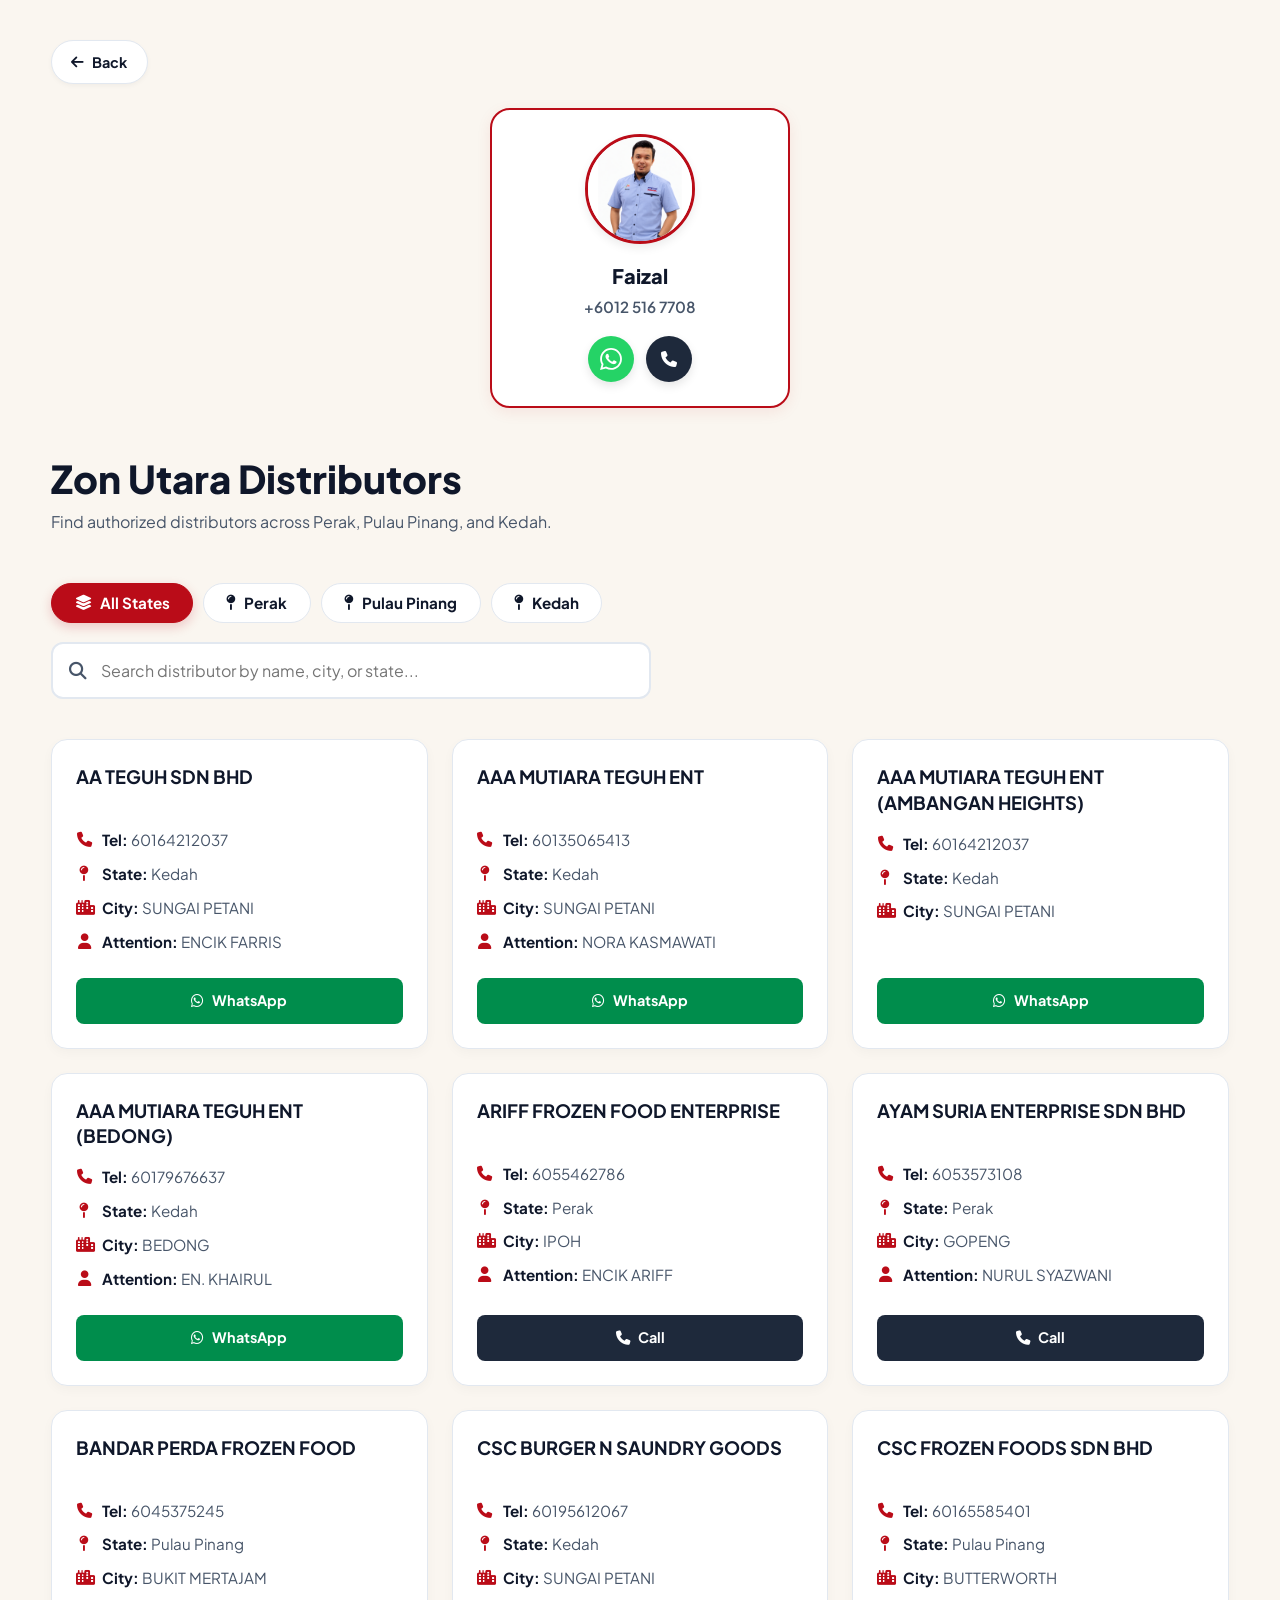
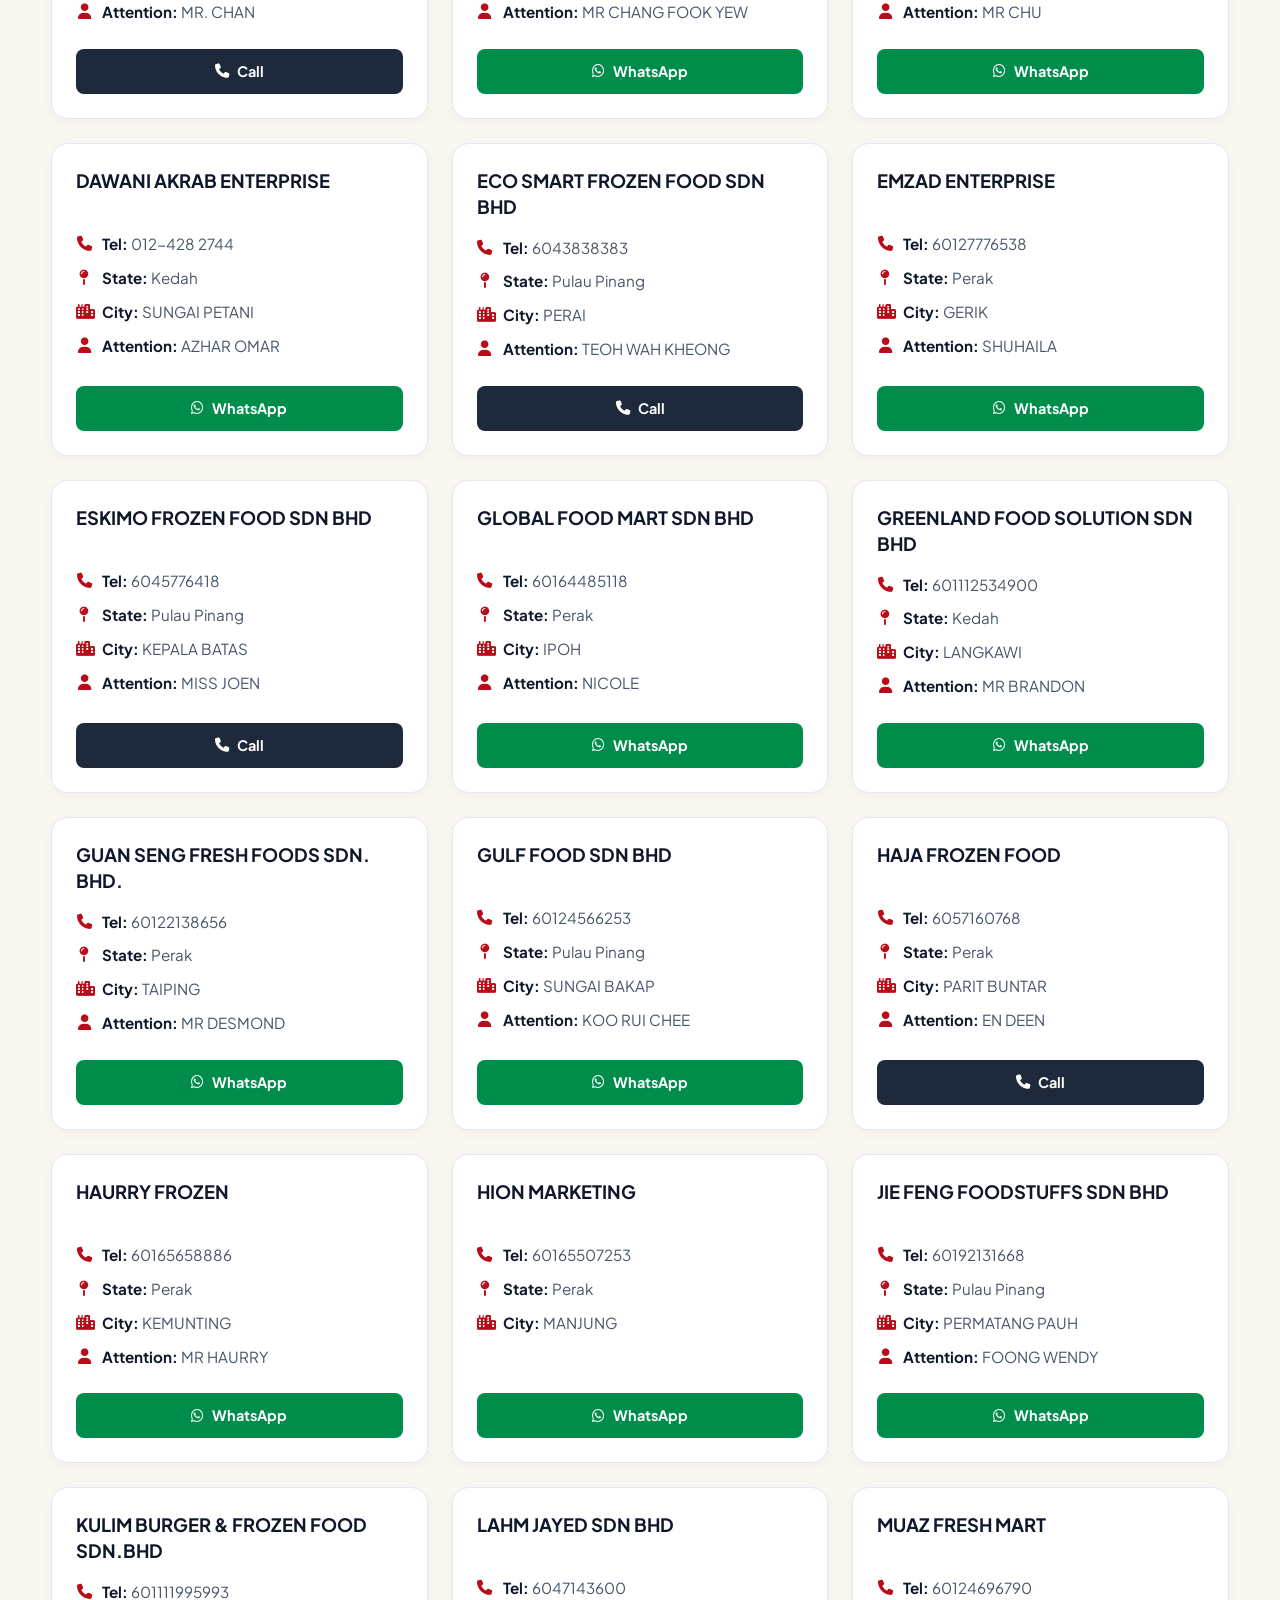
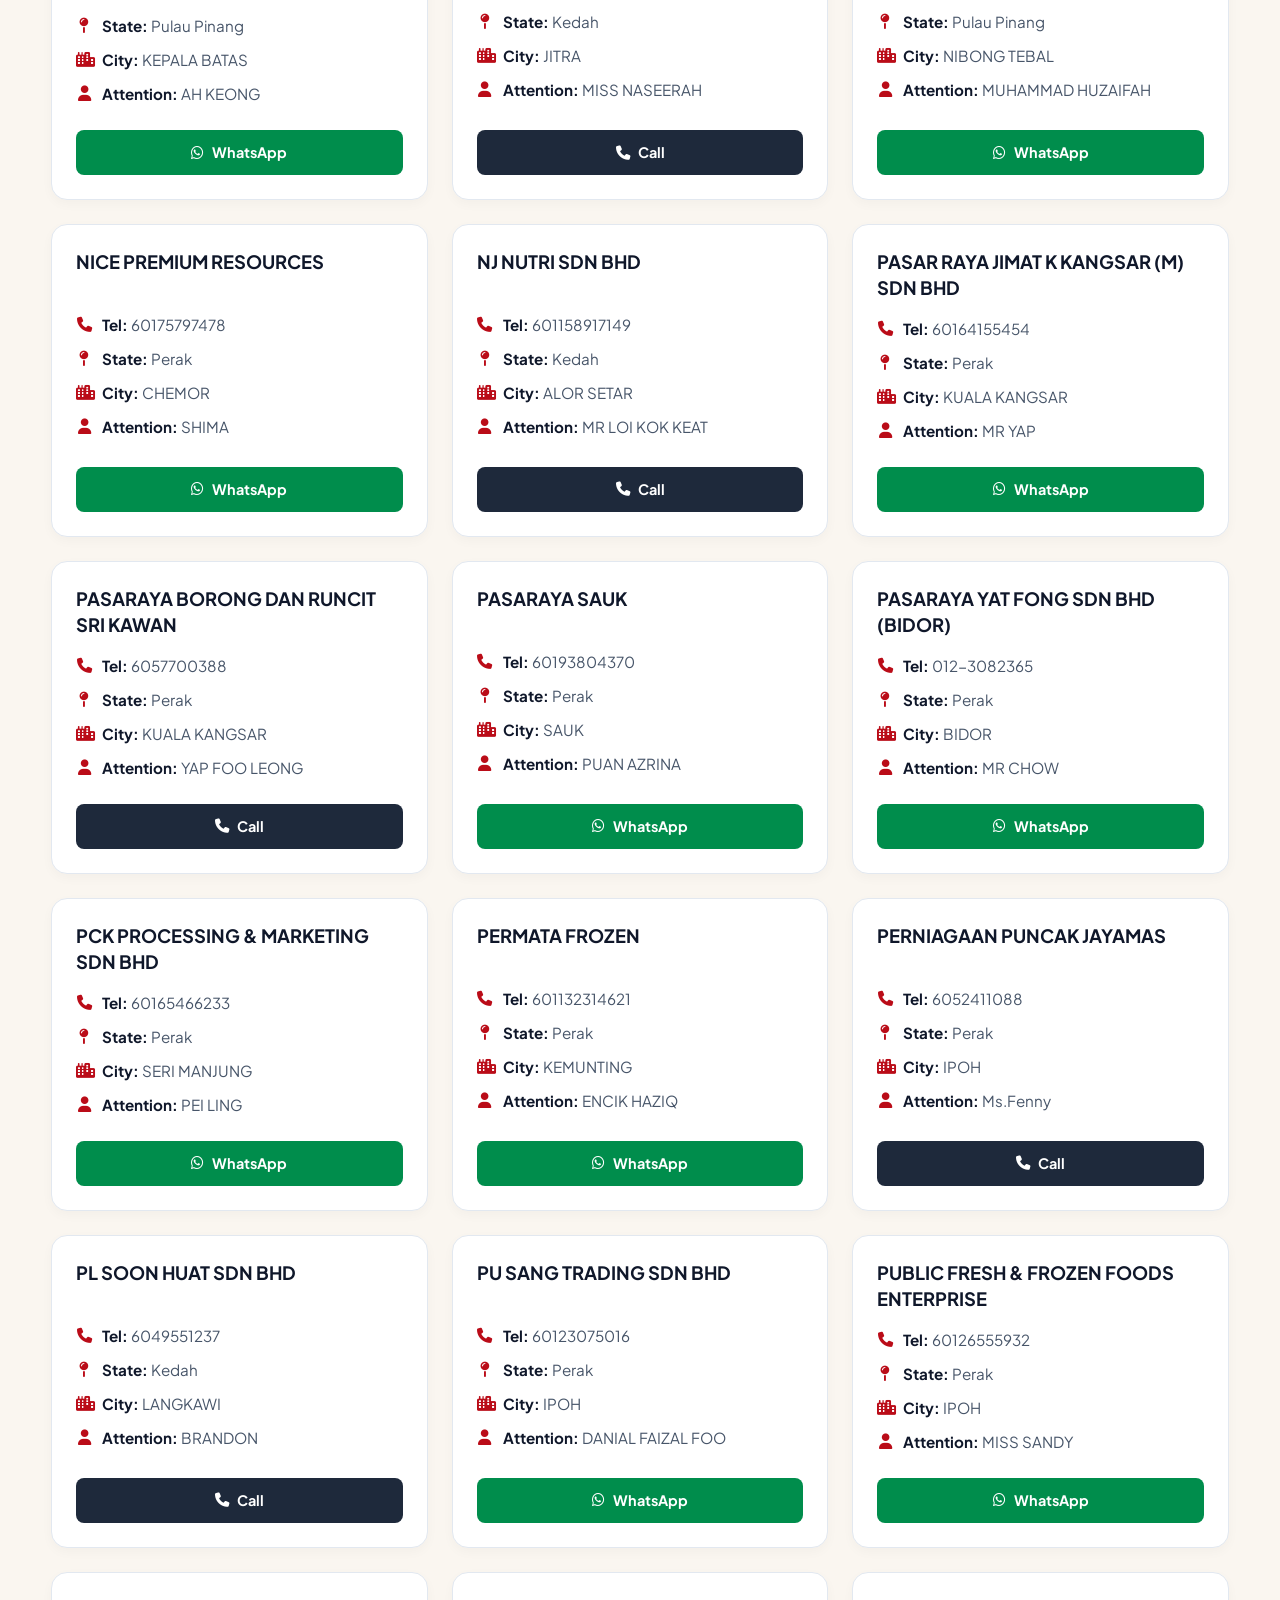
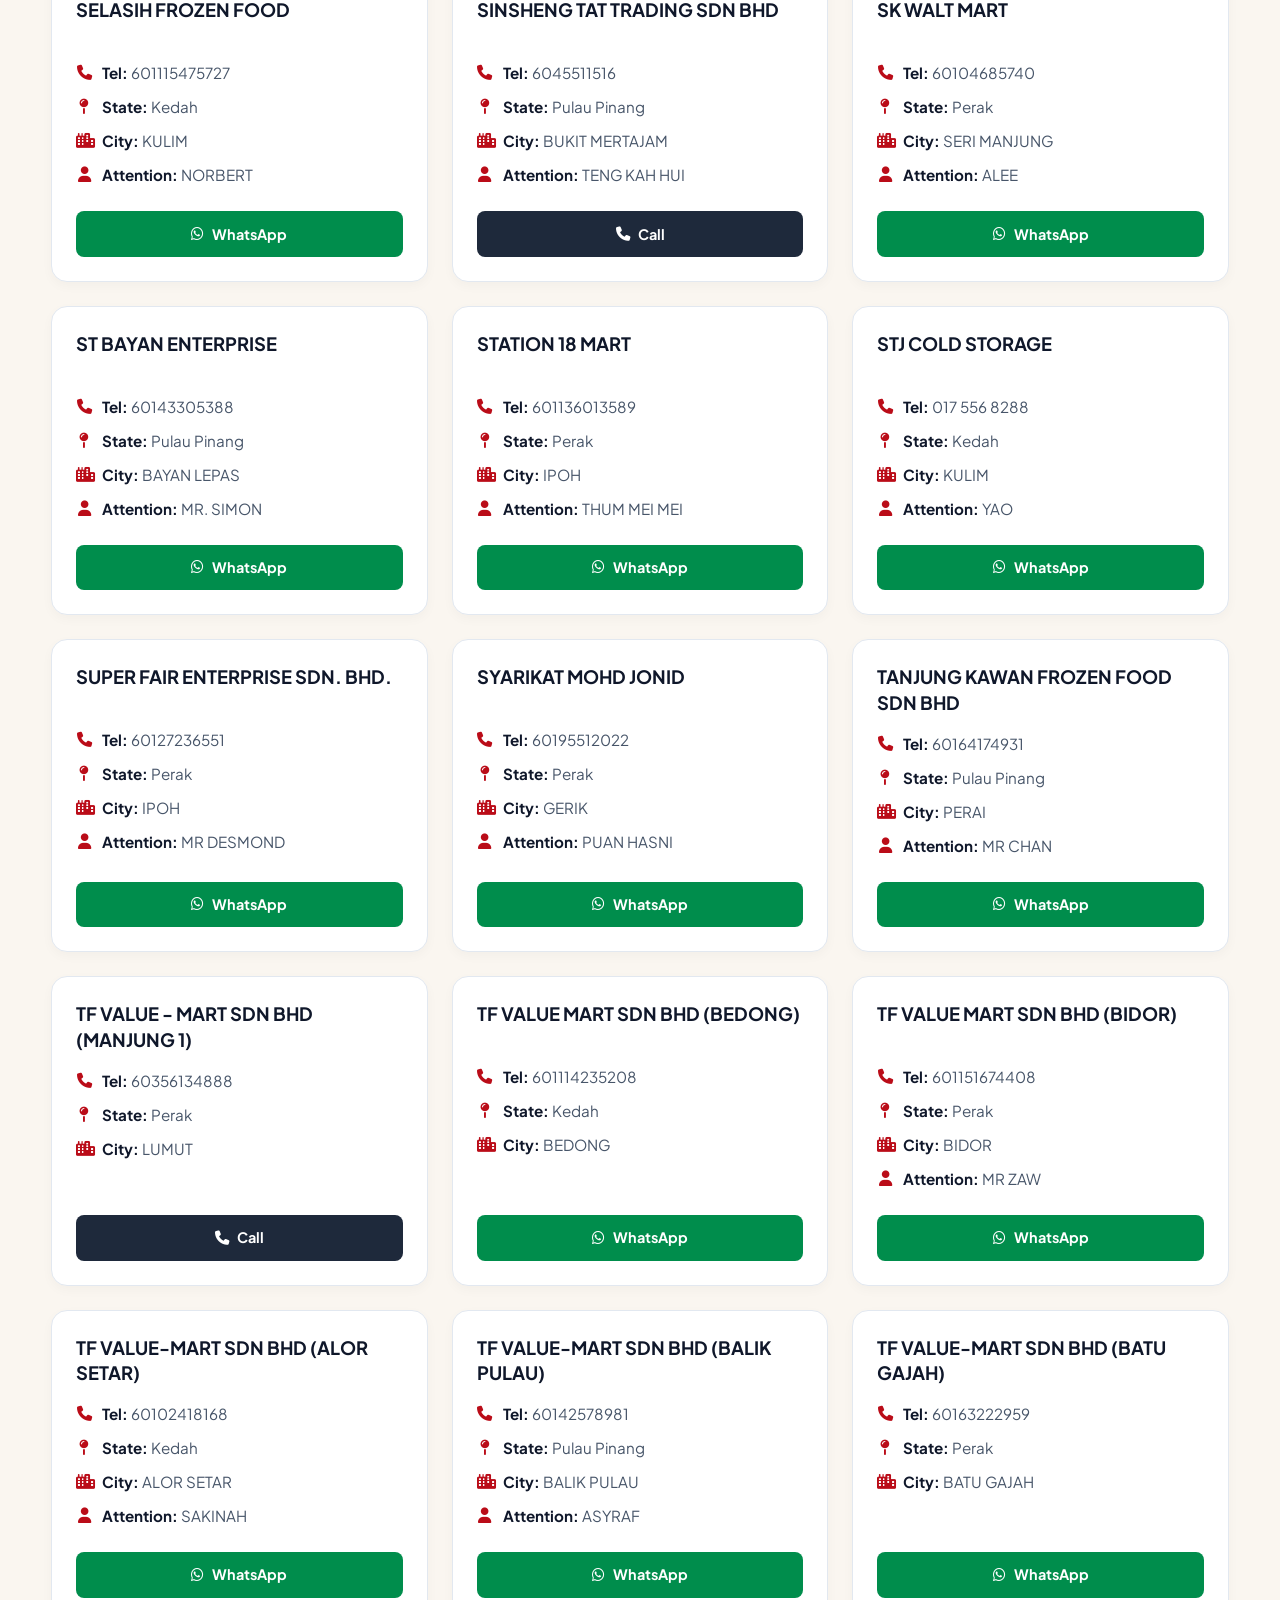
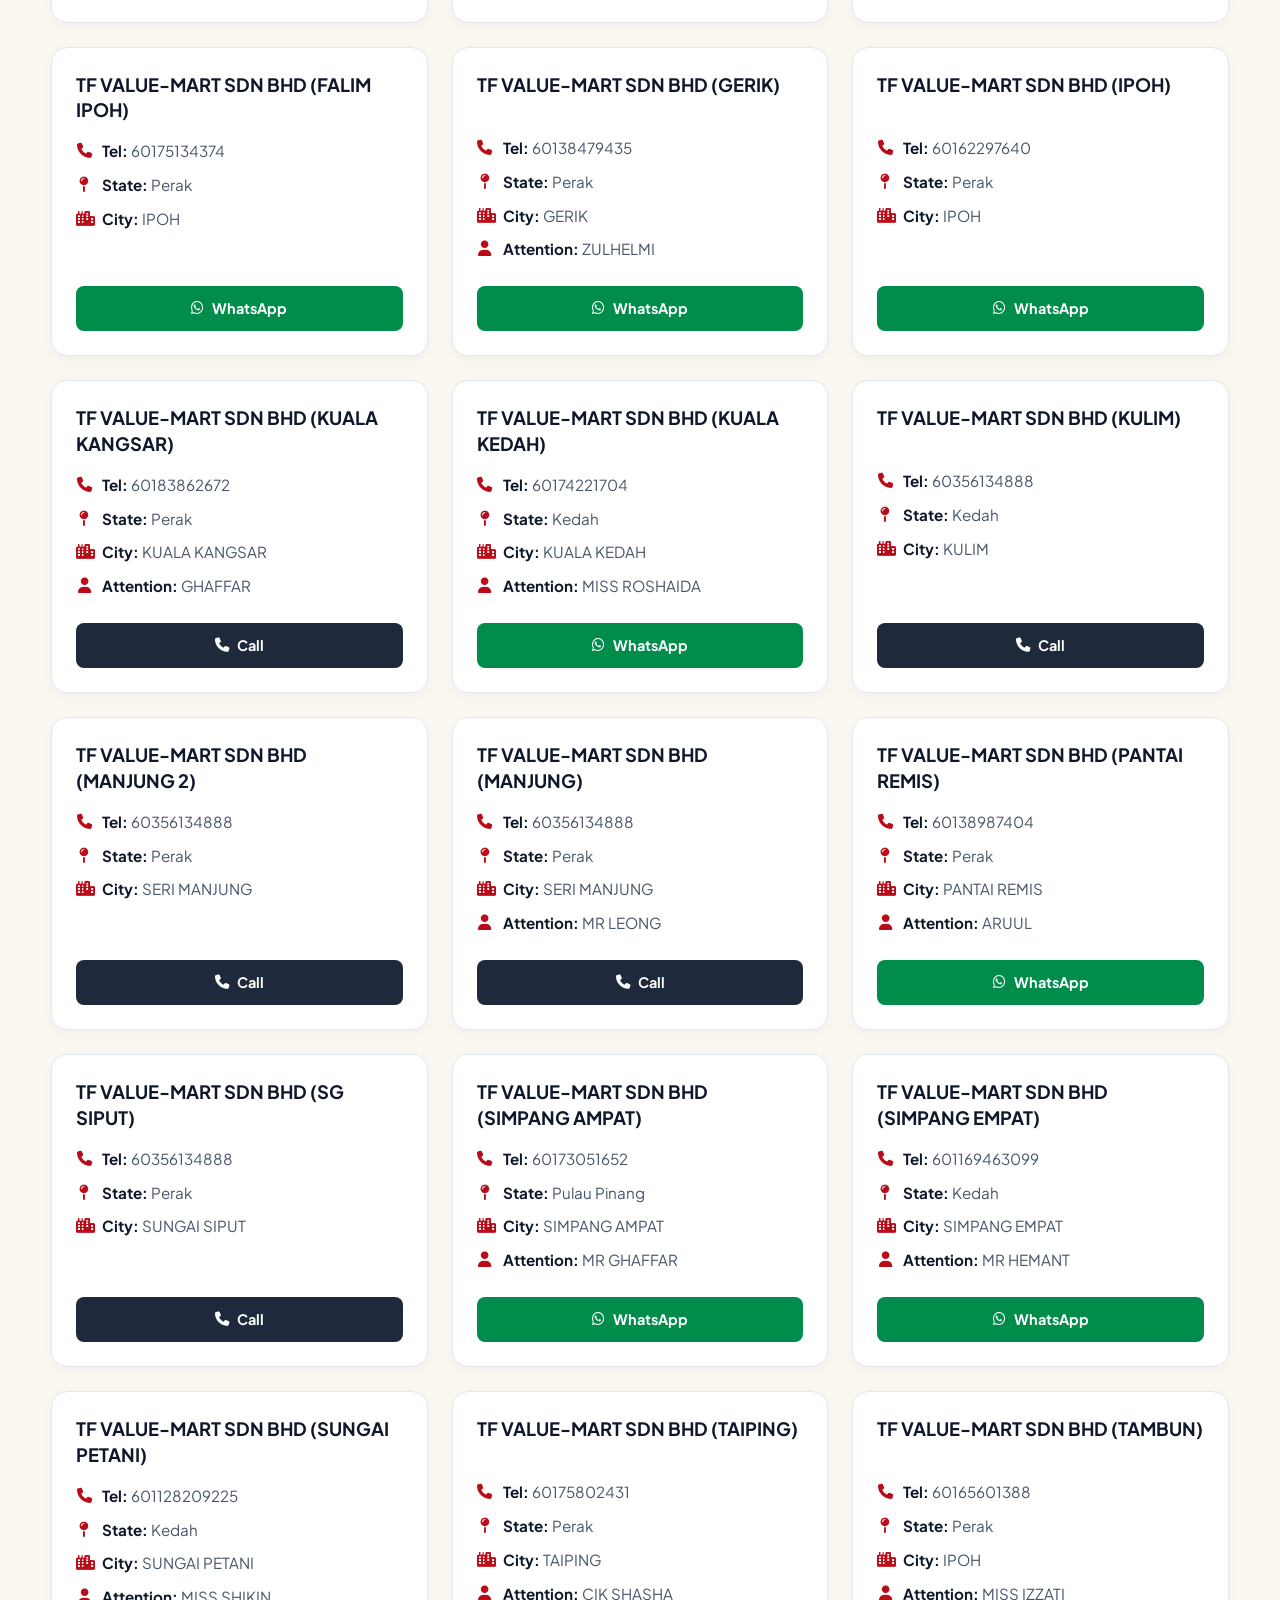
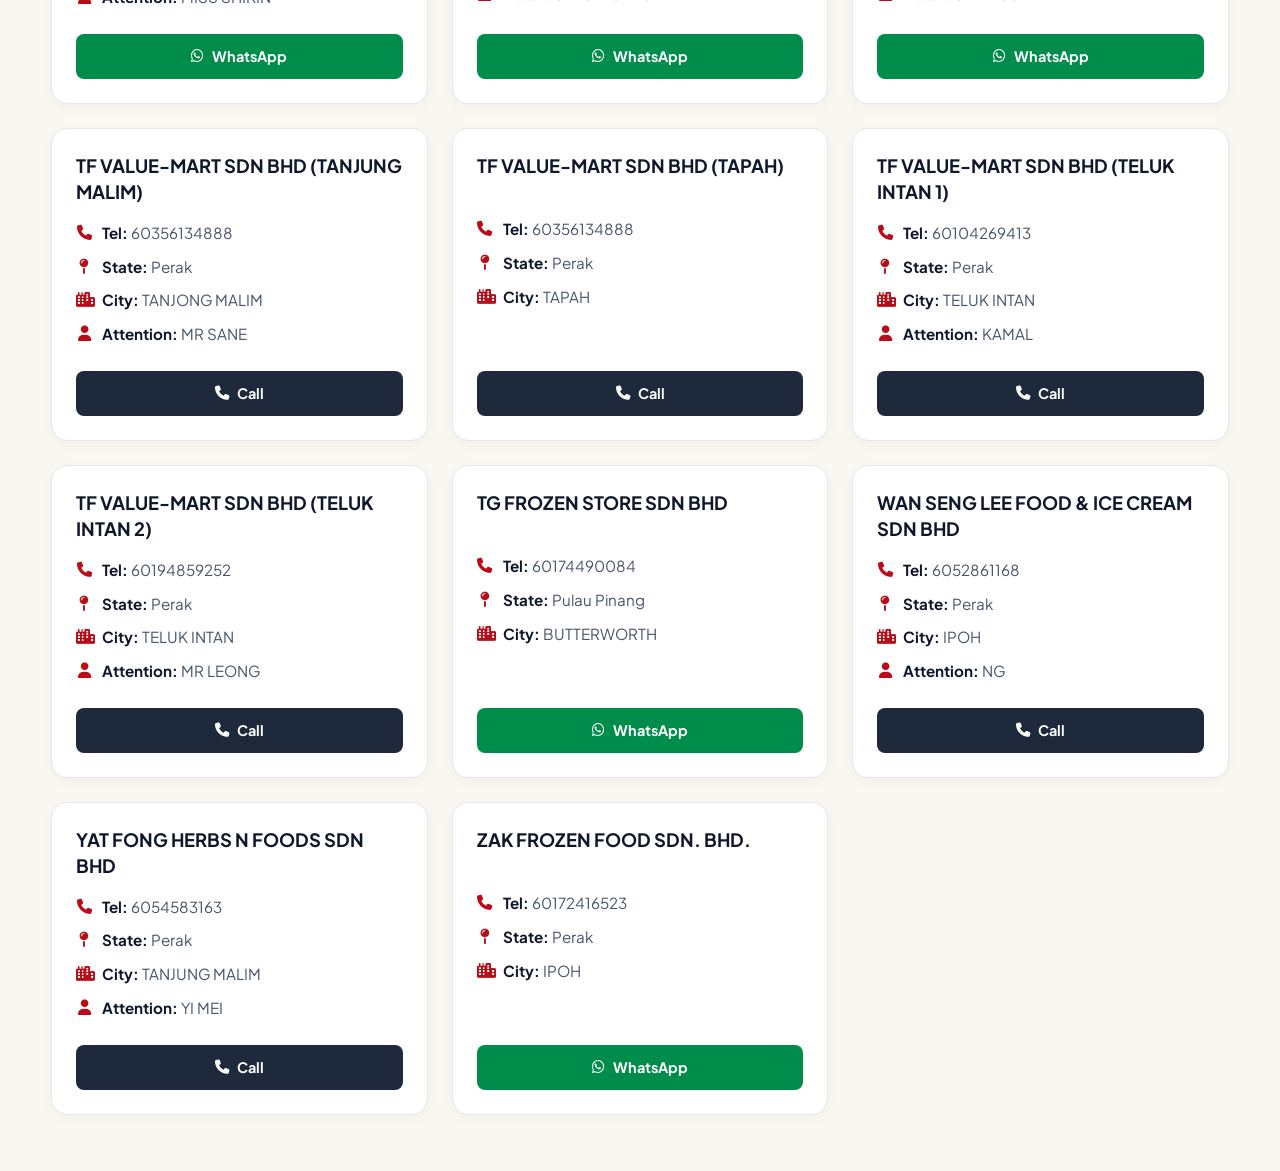
<file: distributor-utara.html>
<!DOCTYPE html>
<html lang="en">
<head>
    <meta charset="UTF-8">
    <meta name="viewport" content="width=device-width, initial-scale=1.0">
    <title>Zon Utara Distributors | Salim Melawati Kebab</title>
    <!-- FontAwesome Icons & Google Fonts -->
    <link rel="stylesheet" href="https://cdnjs.cloudflare.com/ajax/libs/font-awesome/6.4.0/css/all.min.css">
    <link href="https://fonts.googleapis.com/css2?family=Plus+Jakarta+Sans:wght@400;500;600;700;800&display=swap" rel="stylesheet">
    
    <style>
        :root {
            --salim-red: #ba0c18;
            --salim-red-hover: #960812;
            --salim-green: #008d4c;
            --salim-green-hover: #006e3b;
            --btn-dark: #1e293b;
            --btn-dark-hover: #0f172a;
            --bg-light: #faf6f0; /* Light Cream Background */
            --bg-card: #ffffff;
            --text-dark: #0f172a;
            --text-gray: #475569;
            --border-color: #e2e8f0;
            --transition: all 0.3s ease;
        }

        * {
            margin: 0;
            padding: 0;
            box-sizing: border-box;
            font-family: 'Plus Jakarta Sans', sans-serif;
        }

        body {
            background-color: var(--bg-light);
            color: var(--text-dark);
            line-height: 1.6;
            overflow-x: hidden;
        }

        .container {
            width: 92%;
            max-width: 1250px;
            margin: 0 auto;
        }

        /* Page Layout & Controls */
        .page-header {
            padding: 2.5rem 0 1.5rem 0;
            display: flex;
            flex-direction: column;
            gap: 1rem;
        }

        .btn-back {
            display: inline-flex;
            align-items: center;
            gap: 8px;
            padding: 0.6rem 1.2rem;
            background: #ffffff;
            color: var(--text-dark);
            border: 1px solid var(--border-color);
            border-radius: 50px;
            text-decoration: none;
            font-weight: 700;
            font-size: 0.9rem;
            width: fit-content;
            transition: var(--transition);
            box-shadow: 0 2px 5px rgba(0,0,0,0.04);
            cursor: pointer;
        }

        .btn-back:hover {
            background: var(--salim-red);
            color: #ffffff;
            border-color: var(--salim-red);
        }

        .page-title h1 {
            font-size: 2.4rem;
            font-weight: 800;
            color: var(--text-dark);
        }

        .page-title p {
            color: var(--text-gray);
            font-size: 1rem;
        }

        /* Filter Controls Container */
        .controls-wrapper {
            margin: 1.5rem 0 2.5rem 0;
            display: flex;
            flex-direction: column;
            gap: 1.2rem;
        }

        /* State Filter Tabs */
        .filter-tabs {
            display: flex;
            gap: 10px;
            flex-wrap: wrap;
        }

        .tab-btn {
            padding: 0.6rem 1.4rem;
            border-radius: 30px;
            border: 1px solid var(--border-color);
            background: #ffffff;
            color: var(--text-dark);
            font-weight: 700;
            cursor: pointer;
            transition: var(--transition);
            font-size: 0.95rem;
            display: inline-flex;
            align-items: center;
            gap: 8px;
        }

        .tab-btn:hover, .tab-btn.active {
            background: var(--salim-red);
            color: #ffffff;
            border-color: var(--salim-red);
            box-shadow: 0 4px 12px rgba(186, 12, 24, 0.2);
        }

        /* Search Input */
        .search-input-container {
            position: relative;
            max-width: 600px;
        }

        .search-input-container i {
            position: absolute;
            left: 18px;
            top: 50%;
            transform: translateY(-50%);
            color: var(--text-gray);
            font-size: 1.1rem;
        }

        .search-input {
            width: 100%;
            padding: 1rem 1rem 1rem 3rem;
            font-size: 1rem;
            border: 2px solid var(--border-color);
            border-radius: 12px;
            outline: none;
            background: #ffffff;
            transition: var(--transition);
        }

        .search-input:focus {
            border-color: var(--salim-red);
            box-shadow: 0 0 0 4px rgba(186, 12, 24, 0.1);
        }

        /* Section Title Header */
        .section-header-title {
            font-size: 1.6rem;
            font-weight: 800;
            color: var(--salim-red);
            margin-bottom: 1.5rem;
            padding-bottom: 0.5rem;
            border-bottom: 2px solid var(--border-color);
            display: flex;
            align-items: center;
            gap: 10px;
        }

        /* Card Grid Layout */
        .distributor-grid {
            display: grid;
            grid-template-columns: repeat(auto-fill, minmax(320px, 1fr));
            gap: 1.5rem;
            margin-bottom: 3.5rem;
        }

        /* Unified Card Structure & Uniform Heights */
        .distributor-card {
            background: var(--bg-card);
            border: 1px solid var(--border-color);
            border-radius: 16px;
            padding: 1.5rem;
            display: flex;
            flex-direction: column;
            justify-content: space-between;
            height: 100%;
            transition: var(--transition);
            box-shadow: 0 4px 12px rgba(0,0,0,0.03);
        }

        .distributor-card:hover {
            transform: translateY(-3px);
            box-shadow: 0 8px 25px rgba(0,0,0,0.08);
            border-color: var(--salim-red);
        }

        .card-header {
            margin-bottom: 1rem;
            min-height: 48px;
        }

        .card-header h3 {
            font-size: 1.15rem;
            font-weight: 700;
            color: var(--text-dark);
            line-height: 1.4;
        }

        .card-details {
            display: flex;
            flex-direction: column;
            gap: 0.6rem;
            margin-bottom: 1.5rem;
            font-size: 0.95rem;
            flex-grow: 1;
        }

        .info-row {
            display: flex;
            align-items: flex-start;
            gap: 10px;
            color: var(--text-gray);
        }

        .info-row i {
            color: var(--salim-red);
            width: 16px;
            margin-top: 4px;
            text-align: center;
        }

        .info-row strong {
            color: var(--text-dark);
        }

        /* Standardized Action Buttons */
        .card-actions {
            margin-top: auto;
            width: 100%;
        }

        /* CSS Untuk Kad Wakil Jualan */
        .zone-card-container {
            margin: 0.5rem 0 1.5rem 0;
            display: flex;
            justify-content: center;
        }

        .zone-card {
            background: #ffffff;
            border: 2px solid var(--salim-red, #ba0c18);
            border-radius: 20px;
            padding: 1.5rem;
            width: 100%;
            max-width: 300px;
            box-shadow: 0 4px 15px rgba(186, 12, 24, 0.08);
            display: flex;
            flex-direction: column;
            align-items: center;
            text-align: center;
            transition: all 0.3s ease;
        }

        .zone-card:hover {
            transform: translateY(-4px);
            box-shadow: 0 8px 25px rgba(186, 12, 24, 0.15);
        }

        .zone-img-wrapper {
            width: 110px;
            height: 110px;
            border-radius: 50%;
            overflow: hidden;
            border: 3px solid var(--salim-red, #ba0c18);
            margin-bottom: 1rem;
            background-color: #f1f5f9;
            display: flex;
            align-items: center;
            justify-content: center;
            box-shadow: 0 4px 10px rgba(0,0,0,0.08);
        }

        .zone-img {
            width: 100%;
            height: 100%;
            object-fit: cover;
        }

        .person-info {
            display: flex;
            flex-direction: column;
            align-items: center;
            width: 100%;
        }

        .person-name {
            font-size: 1.25rem;
            font-weight: 800;
            color: #0f172a;
            margin-bottom: 0.2rem;
        }

        .person-number {
            font-size: 0.95rem;
            font-weight: 600;
            color: #475569;
            margin-bottom: 1rem;
        }

        .action-icon-group {
            display: flex;
            gap: 12px;
            justify-content: center;
            align-items: center;
        }

        .circle-icon-btn {
            width: 46px;
            height: 46px;
            border-radius: 50%;
            display: inline-flex;
            align-items: center;
            justify-content: center;
            transition: all 0.3s ease;
            text-decoration: none;
            box-shadow: 0 4px 10px rgba(0,0,0,0.1);
        }

        .circle-icon-btn.wa {
            background-color: #25D366;
            fill: #ffffff;
        }

        .circle-icon-btn.wa:hover {
            background-color: #1ebd59;
            transform: scale(1.1);
        }

        .circle-icon-btn.phone {
            background-color: #1e293b;
            color: #ffffff;
        }

        .circle-icon-btn.phone:hover {
            background-color: #0f172a;
            transform: scale(1.1);
        }

        .action-svg {
            width: 22px;
            height: 22px;
        }

        .btn-whatsapp {
            background-color: var(--salim-green);
            color: #ffffff;
            padding: 0.7rem 1.2rem;
            border-radius: 8px;
            text-decoration: none;
            font-weight: 700;
            font-size: 0.9rem;
            display: flex;
            align-items: center;
            justify-content: center;
            gap: 8px;
            transition: var(--transition);
            width: 100%;
            border: none;
        }

        .btn-whatsapp:hover {
            background-color: var(--salim-green-hover);
            color: #ffffff;
        }

        .btn-call {
            background-color: var(--btn-dark);
            color: #ffffff;
            padding: 0.7rem 1.2rem;
            border-radius: 8px;
            text-decoration: none;
            font-weight: 700;
            font-size: 0.9rem;
            display: flex;
            align-items: center;
            justify-content: center;
            gap: 8px;
            transition: var(--transition);
            width: 100%;
            border: none;
        }

        .btn-call:hover {
            background-color: var(--btn-dark-hover);
            color: #ffffff;
        }

        .no-results {
            display: none;
            text-align: center;
            padding: 3rem;
            background: #ffffff;
            border-radius: 12px;
            color: var(--text-gray);
            font-size: 1.1rem;
            margin: 2rem 0;
            border: 1px dashed var(--border-color);
        }

        /* Responsive Adjustments */
        @media (max-width: 768px) {
            .page-title h1 {
                font-size: 1.8rem;
            }
            .distributor-grid {
                grid-template-columns: 1fr;
            }
            .filter-tabs {
                width: 100%;
            }
            .tab-btn {
                flex: 1 1 calc(50% - 10px);
                justify-content: center;
            }
        }
    </style>
</head>
<body>

    <main class="container">

        <!-- Page Header & Back Button -->
        <div class="page-header">
            <a href="javascript:history.back()" class="btn-back">
                <i class="fa-solid fa-arrow-left"></i> Back
            </a>
            <!-- ZON UTARA (Centered Box Card) -->
            <div class="zone-card-container">
                <div class="zone-card">
                    <div class="zone-img-wrapper">
                        <img src="productpic/faizal.png" alt="Faizal" class="zone-img">
                    </div>
                    
                    <div class="person-info">
                        <div class="person-name">Faizal</div>
                        <div class="person-number">+6012 516 7708</div>
                        <div class="action-icon-group">
                            <a href="https://wa.me/60125167708?text=Hello%20Mr.%20Faizal,%20I%20would%20like%20to%20inquire%20about%20Northern%20distributor." target="_blank" class="circle-icon-btn wa" title="WhatsApp Message">
                                <svg class="action-svg" viewBox="0 0 24 24">
                                    <path d="M.057 24l1.687-6.163c-1.041-1.804-1.588-3.849-1.587-5.946.003-6.556 5.338-11.891 11.893-11.891 3.181.001 6.167 1.24 8.413 3.488 2.245 2.248 3.481 5.236 3.48 8.414-.003 6.557-5.338 11.892-11.893 11.892-1.99-.001-3.951-.5-5.688-1.448l-6.305 1.654zm6.597-3.807c1.676.995 3.276 1.591 5.392 1.592 5.448 0 9.886-4.434 9.889-9.885.002-5.462-4.415-9.89-9.881-9.892-5.452 0-9.887 4.434-9.889 9.884-.001 2.225.651 3.891 1.746 5.634l-.999 3.648 3.742-.981zm11.387-5.464c-.074-.124-.272-.198-.57-.347-.297-.149-1.758-.868-2.031-.967-.272-.099-.47-.149-.669.149-.198.297-.768.967-.941 1.165-.173.198-.347.223-.644.074-.297-.149-1.255-.462-2.39-1.475-.883-.788-1.48-1.761-1.653-2.059-.173-.297-.018-.458.13-.606.134-.133.297-.347.446-.521.151-.172.2-.296.3-.495.099-.198.05-.372-.025-.521-.075-.148-.669-1.611-.916-2.206-.242-.579-.487-.501-.669-.51l-.57-.01c-.198 0-.52.074-.792.372s-1.04 1.016-1.04 2.479 1.065 2.876 1.213 3.074c.149.198 2.095 3.2 5.076 4.487.709.306 1.263.489 1.694.626.712.226 1.36.194 1.872.118.572-.085 1.758-.719 2.006-1.413.248-.695.248-1.29.173-1.414z"/>
                                </svg>
                            </a>
                            <a href="tel:+60125167708" class="circle-icon-btn phone" title="Call">
                                <i class="fa-solid fa-phone"></i>
                            </a>
                        </div>
                    </div>
                </div>
            </div>
            <div class="page-title">
                <h1>Zon Utara Distributors</h1>
                <p>Find authorized distributors across Perak, Pulau Pinang, and Kedah.</p>
            </div>
        </div>

        <!-- Controls: State Filter Tabs & Search Bar -->
        <div class="controls-wrapper">
            <div class="filter-tabs">
                <button class="tab-btn active" onclick="setFilterState('all', this)">
                    <i class="fa-solid fa-layer-group"></i> All States
                </button>
                <button class="tab-btn" onclick="setFilterState('perak', this)">
                    <i class="fa-solid fa-map-pin"></i> Perak
                </button>
                <button class="tab-btn" onclick="setFilterState('pulau pinang', this)">
                    <i class="fa-solid fa-map-pin"></i> Pulau Pinang
                </button>
                <button class="tab-btn" onclick="setFilterState('kedah', this)">
                    <i class="fa-solid fa-map-pin"></i> Kedah
                </button>
            </div>

            <div class="search-input-container">
                <i class="fa-solid fa-magnifying-glass"></i>
                <input type="text" id="searchInput" class="search-input" placeholder="Search distributor by name, city, or state..." onkeyup="renderDistributors()">
            </div>
        </div>

        <div id="noResults" class="no-results">
            No distributors found matching your search.
        </div>

        <!-- Dynamic Container For Distributors -->
        <div id="distributorsDisplay"></div>

    </main>

    <!-- Master Data & Dynamic Filtering Script -->
    <script>
        // Helper function to format phone numbers to standard international format (without dashes/spaces)
        function formatPhoneNumber(phone) {
            let cleaned = phone.replace(/[^0-9]/g, '');
            if (cleaned.startsWith('0')) {
                cleaned = '6' + cleaned;
            }
            return cleaned;
        }

        // Helper function to check if a phone number is a mobile number (WhatsApp-capable)
        function isMobileNumber(phone) {
            const cleaned = formatPhoneNumber(phone);
            // Malaysian mobile numbers start with 601
            return cleaned.startsWith('601');
        }

        // Raw Dataset extracted directly from the document for Zon Utara (Perak, Pulau Pinang, Kedah)
        const rawDistributorsData = [
            // PERAK
            { name: "ARIFF FROZEN FOOD ENTERPRISE", phone: "6055462786", city: "IPOH", attention: "ENCIK ARIFF", state: "Perak" },
            { name: "AYAM SURIA ENTERPRISE SDN BHD", phone: "6053573108", city: "GOPENG", attention: "NURUL SYAZWANI", state: "Perak" },
            { name: "EMZAD ENTERPRISE", phone: "60127776538", city: "GERIK", attention: "SHUHAILA", state: "Perak" },
            { name: "GUAN SENG FRESH FOODS SDN. BHD.", phone: "60122138656", city: "TAIPING", attention: "MR DESMOND", state: "Perak" },
            { name: "HAURRY FROZEN", phone: "60165658886", city: "KEMUNTING", attention: "MR HAURRY", state: "Perak" },
            { name: "HION MARKETING", phone: "60165507253", city: "MANJUNG", attention: "", state: "Perak" },
            { name: "HAJA FROZEN FOOD", phone: "6057160768", city: "PARIT BUNTAR", attention: "EN DEEN", state: "Perak" },
            { name: "SYARIKAT MOHD JONID", phone: "60195512022", city: "GERIK", attention: "PUAN HASNI", state: "Perak" },
            { name: "GLOBAL FOOD MART SDN BHD", phone: "60164485118", city: "IPOH", attention: "NICOLE", state: "Perak" },
            { name: "NICE PREMIUM RESOURCES", phone: "60175797478", city: "CHEMOR", attention: "SHIMA", state: "Perak" },
            { name: "PU SANG TRADING SDN BHD", phone: "60123075016", city: "IPOH", attention: "DANIAL FAIZAL FOO", state: "Perak" },
            { name: "PCK PROCESSING & MARKETING SDN BHD", phone: "60165466233", city: "SERI MANJUNG", attention: "PEI LING", state: "Perak" },
            { name: "PERMATA FROZEN", phone: "601132314621", city: "KEMUNTING", attention: "ENCIK HAZIQ", state: "Perak" },
            { name: "PERNIAGAAN PUNCAK JAYAMAS", phone: "6052411088", city: "IPOH", attention: "Ms.Fenny", state: "Perak" },
            { name: "PASAR RAYA JIMAT K KANGSAR (M) SDN BHD", phone: "60164155454", city: "KUALA KANGSAR", attention: "MR YAP", state: "Perak" },
            { name: "PASARAYA BORONG DAN RUNCIT SRI KAWAN", phone: "6057700388", city: "KUALA KANGSAR", attention: "YAP FOO LEONG", state: "Perak" },
            { name: "PASARAYA YAT FONG SDN BHD (BIDOR)", phone: "012-3082365", city: "BIDOR", attention: "MR CHOW", state: "Perak" },
            { name: "PUBLIC FRESH & FROZEN FOODS ENTERPRISE", phone: "60126555932", city: "IPOH", attention: "MISS SANDY", state: "Perak" },
            { name: "SUPER FAIR ENTERPRISE SDN. BHD.", phone: "60127236551", city: "IPOH", attention: "MR DESMOND", state: "Perak" },
            { name: "STATION 18 MART", phone: "601136013589", city: "IPOH", attention: "THUM MEI MEI", state: "Perak" },
            { name: "PASARAYA SAUK", phone: "60193804370", city: "SAUK", attention: "PUAN AZRINA", state: "Perak" },
            { name: "TF VALUE-MART SDN BHD (BATU GAJAH)", phone: "60163222959", city: "BATU GAJAH", attention: "", state: "Perak" },
            { name: "TF VALUE-MART SDN BHD (TAPAH)", phone: "60356134888", city: "TAPAH", attention: "", state: "Perak" },
            { name: "TF VALUE-MART SDN BHD (GERIK)", phone: "60138479435", city: "GERIK", attention: "ZULHELMI", state: "Perak" },
            { name: "TF VALUE-MART SDN BHD (TANJUNG MALIM)", phone: "60356134888", city: "TANJONG MALIM", attention: "MR SANE", state: "Perak" },
            { name: "TF VALUE-MART SDN BHD (SG SIPUT)", phone: "60356134888", city: "SUNGAI SIPUT", attention: "", state: "Perak" },
            { name: "TF VALUE-MART SDN BHD (MANJUNG)", phone: "60356134888", city: "SERI MANJUNG", attention: "MR LEONG", state: "Perak" },
            { name: "TF VALUE-MART SDN BHD (TELUK INTAN 1)", phone: "60104269413", city: "TELUK INTAN", attention: "KAMAL", state: "Perak", forceCall: true },
            { name: "TF VALUE-MART SDN BHD (TELUK INTAN 2)", phone: "60194859252", city: "TELUK INTAN", attention: "MR LEONG", state: "Perak", forceCall: true },
            { name: "TF VALUE-MART SDN BHD (IPOH)", phone: "60162297640", city: "IPOH", attention: "", state: "Perak" },
            { name: "TF VALUE-MART SDN BHD (MANJUNG 2)", phone: "60356134888", city: "SERI MANJUNG", attention: "", state: "Perak" },
            { name: "TF VALUE - MART SDN BHD (MANJUNG 1)", phone: "60356134888", city: "LUMUT", attention: "", state: "Perak" },
            { name: "TF VALUE-MART SDN BHD (TAMBUN)", phone: "60165601388", city: "IPOH", attention: "MISS IZZATI", state: "Perak" },
            { name: "TF VALUE-MART SDN BHD (TAIPING)", phone: "60175802431", city: "TAIPING", attention: "CIK SHASHA", state: "Perak" },
            { name: "TF VALUE-MART SDN BHD (FALIM IPOH)", phone: "60175134374", city: "IPOH", attention: "", state: "Perak" },
            { name: "TF VALUE-MART SDN BHD (PANTAI REMIS)", phone: "60138987404", city: "PANTAI REMIS", attention: "ARUUL", state: "Perak" },
            { name: "TF VALUE-MART SDN BHD (KUALA KANGSAR)", phone: "60183862672", city: "KUALA KANGSAR", attention: "GHAFFAR", state: "Perak", forceCall: true },
            { name: "TF VALUE MART SDN BHD (BIDOR)", phone: "601151674408", city: "BIDOR", attention: "MR ZAW", state: "Perak" },
            { name: "SK WALT MART", phone: "60104685740", city: "SERI MANJUNG", attention: "ALEE", state: "Perak" },
            { name: "WAN SENG LEE FOOD & ICE CREAM SDN BHD", phone: "6052861168", city: "IPOH", attention: "NG", state: "Perak" },
            { name: "YAT FONG HERBS N FOODS SDN BHD", phone: "6054583163", city: "TANJUNG MALIM", attention: "YI MEI", state: "Perak" },
            { name: "ZAK FROZEN FOOD SDN. BHD.", phone: "60172416523", city: "IPOH", attention: "", state: "Perak" },

            // PULAU PINANG
            { name: "BANDAR PERDA FROZEN FOOD", phone: "6045375245", city: "BUKIT MERTAJAM", attention: "MR. CHAN", state: "Pulau Pinang" },
            { name: "CSC FROZEN FOODS SDN BHD", phone: "60165585401", city: "BUTTERWORTH", attention: "MR CHU", state: "Pulau Pinang" },
            { name: "ESKIMO FROZEN FOOD SDN BHD", phone: "6045776418", city: "KEPALA BATAS", attention: "MISS JOEN", state: "Pulau Pinang" },
            { name: "ECO SMART FROZEN FOOD SDN BHD", phone: "6043838383", city: "PERAI", attention: "TEOH WAH KHEONG", state: "Pulau Pinang" },
            { name: "GULF FOOD SDN BHD", phone: "60124566253", city: "SUNGAI BAKAP", attention: "KOO RUI CHEE", state: "Pulau Pinang" },
            { name: "JIE FENG FOODSTUFFS SDN BHD", phone: "60192131668", city: "PERMATANG PAUH", attention: "FOONG WENDY", state: "Pulau Pinang" },
            { name: "KULIM BURGER & FROZEN FOOD SDN.BHD", phone: "601111995993", city: "KEPALA BATAS", attention: "AH KEONG", state: "Pulau Pinang" },
            { name: "TG FROZEN STORE SDN BHD", phone: "60174490084", city: "BUTTERWORTH", attention: "", state: "Pulau Pinang" },
            { name: "MUAZ FRESH MART", phone: "60124696790", city: "NIBONG TEBAL", attention: "MUHAMMAD HUZAIFAH", state: "Pulau Pinang" },
            { name: "SINSHENG TAT TRADING SDN BHD", phone: "6045511516", city: "BUKIT MERTAJAM", attention: "TENG KAH HUI", state: "Pulau Pinang" },
            { name: "ST BAYAN ENTERPRISE", phone: "60143305388", city: "BAYAN LEPAS", attention: "MR. SIMON", state: "Pulau Pinang" },
            { name: "TANJUNG KAWAN FROZEN FOOD SDN BHD", phone: "60164174931", city: "PERAI", attention: "MR CHAN", state: "Pulau Pinang" },
            { name: "TF VALUE-MART SDN BHD (BALIK PULAU)", phone: "60142578981", city: "BALIK PULAU", attention: "ASYRAF", state: "Pulau Pinang" },
            { name: "TF VALUE-MART SDN BHD (SIMPANG AMPAT)", phone: "60173051652", city: "SIMPANG AMPAT", attention: "MR GHAFFAR", state: "Pulau Pinang" },

            // KEDAH
            { name: "AA TEGUH SDN BHD", phone: "60164212037", city: "SUNGAI PETANI", attention: "ENCIK FARRIS", state: "Kedah" },
            { name: "AAA MUTIARA TEGUH ENT", phone: "60135065413", city: "SUNGAI PETANI", attention: "NORA KASMAWATI", state: "Kedah" },
            { name: "AAA MUTIARA TEGUH ENT (BEDONG)", phone: "60179676637", city: "BEDONG", attention: "EN. KHAIRUL", state: "Kedah" },
            { name: "AAA MUTIARA TEGUH ENT (AMBANGAN HEIGHTS)", phone: "60164212037", city: "SUNGAI PETANI", attention: "", state: "Kedah" },
            { name: "CSC BURGER N SAUNDRY GOODS", phone: "60195612067", city: "SUNGAI PETANI", attention: "MR CHANG FOOK YEW", state: "Kedah" },
            { name: "DAWANI AKRAB ENTERPRISE", phone: "012-428 2744", city: "SUNGAI PETANI", attention: "AZHAR OMAR", state: "Kedah" },
            { name: "GREENLAND FOOD SOLUTION SDN BHD", phone: "601112534900", city: "LANGKAWI", attention: "MR BRANDON", state: "Kedah" },
            { name: "LAHM JAYED SDN BHD", phone: "6047143600", city: "JITRA", attention: "MISS NASEERAH", state: "Kedah" },
            { name: "NJ NUTRI SDN BHD", phone: "601158917149", city: "ALOR SETAR", attention: "MR LOI KOK KEAT", state: "Kedah", forceCall: true },
            { name: "PL SOON HUAT SDN BHD", phone: "6049551237", city: "LANGKAWI", attention: "BRANDON", state: "Kedah" },
            { name: "STJ COLD STORAGE", phone: "017 556 8288", city: "KULIM", attention: "YAO", state: "Kedah" },
            { name: "SELASIH FROZEN FOOD", phone: "601115475727", city: "KULIM", attention: "NORBERT", state: "Kedah" },
            { name: "TF VALUE-MART SDN BHD (SIMPANG EMPAT)", phone: "601169463099", city: "SIMPANG EMPAT", attention: "MR HEMANT", state: "Kedah" },
            { name: "TF VALUE-MART SDN BHD (KULIM)", phone: "60356134888", city: "KULIM", attention: "", state: "Kedah" },
            { name: "TF VALUE-MART SDN BHD (KUALA KEDAH)", phone: "60174221704", city: "KUALA KEDAH", attention: "MISS ROSHAIDA", state: "Kedah" },
            { name: "TF VALUE-MART SDN BHD (SUNGAI PETANI)", phone: "601128209225", city: "SUNGAI PETANI", attention: "MISS SHIKIN", state: "Kedah" },
            { name: "TF VALUE MART SDN BHD (BEDONG)", phone: "601114235208", city: "BEDONG", attention: "", state: "Kedah" },
            { name: "TF VALUE-MART SDN BHD (ALOR SETAR)", phone: "60102418168", city: "ALOR SETAR", attention: "SAKINAH", state: "Kedah" }
        ];

        // Map and process distributors data to set dynamic link types (wa vs call)
        const distributorsData = rawDistributorsData.map(item => {
            const formattedPhone = formatPhoneNumber(item.phone);
            const isMob = item.forceCall ? false : isMobileNumber(item.phone);
            return {
                ...item,
                type: isMob ? 'wa' : 'call',
                link: isMob ? `https://wa.me/${formattedPhone}` : `tel:${formattedPhone}`
            };
        });

        // Sort all distributors alphabetically (A to Z) by name
        distributorsData.sort((a, b) => a.name.localeCompare(b.name));

        let activeStateFilter = 'all';

        function setFilterState(state, btn) {
            activeStateFilter = state;
            
            // Toggle active class on state filter buttons
            document.querySelectorAll('.tab-btn').forEach(b => b.classList.remove('active'));
            btn.classList.add('active');

            renderDistributors();
        }

        function createCardHTML(item) {
            const buttonHTML = item.type === 'wa' 
                ? `<a href="${item.link}" target="_blank" class="btn-whatsapp"><i class="fa-brands fa-whatsapp"></i> WhatsApp</a>`
                : `<a href="${item.link}" class="btn-call"><i class="fa-solid fa-phone"></i> Call</a>`;

            const attentionHTML = item.attention 
                ? `<p class="info-row"><i class="fa-solid fa-user"></i> <span><strong>Attention:</strong> ${item.attention}</span></p>` 
                : '';

            return `
                <div class="distributor-card">
                    <div class="card-header">
                        <h3>${item.name}</h3>
                    </div>
                    <div class="card-details">
                        <p class="info-row"><i class="fa-solid fa-phone"></i> <span><strong>Tel:</strong> ${item.phone}</span></p>
                        <p class="info-row"><i class="fa-solid fa-map-pin"></i> <span><strong>State:</strong> ${item.state}</span></p>
                        <p class="info-row"><i class="fa-solid fa-city"></i> <span><strong>City:</strong> ${item.city}</span></p>
                        ${attentionHTML}
                    </div>
                    <div class="card-actions">
                        ${buttonHTML}
                    </div>
                </div>
            `;
        }

        function renderDistributors() {
            const searchQuery = document.getElementById('searchInput').value.toLowerCase().trim();
            const displayContainer = document.getElementById('distributorsDisplay');
            const noResults = document.getElementById('noResults');

            // Filter data according to active State tab and search query
            const filteredData = distributorsData.filter(item => {
                const matchesState = (activeStateFilter === 'all' || item.state.toLowerCase() === activeStateFilter.toLowerCase());
                
                const matchesSearch = !searchQuery || 
                    item.name.toLowerCase().includes(searchQuery) || 
                    item.city.toLowerCase().includes(searchQuery) || 
                    item.state.toLowerCase().includes(searchQuery) ||
                    item.phone.includes(searchQuery);

                return matchesState && matchesSearch;
            });

            if (filteredData.length === 0) {
                displayContainer.innerHTML = '';
                noResults.style.display = 'block';
                return;
            }

            noResults.style.display = 'none';

            // IF "ALL" IS SELECTED: Display as ONE combined single grid (Alphabetical A-Z, no state headers)
            if (activeStateFilter === 'all') {
                const cardsHTML = filteredData.map(item => createCardHTML(item)).join('');
                displayContainer.innerHTML = `
                    <div class="distributor-grid">
                        ${cardsHTML}
                    </div>
                `;
            } else {
                // IF A SPECIFIC STATE IS SELECTED: Show State Header Title
                const stateNameFormatted = activeStateFilter.split(' ')
                    .map(word => word.charAt(0).toUpperCase() + word.slice(1))
                    .join(' ');
                const cardsHTML = filteredData.map(item => createCardHTML(item)).join('');
                
                displayContainer.innerHTML = `
                    <h2 class="section-header-title"><i class="fa-solid fa-location-dot"></i> ${stateNameFormatted}</h2>
                    <div class="distributor-grid">
                        ${cardsHTML}
                    </div>
                `;
            }
        }

        // Initial rendering on page load
        document.addEventListener('DOMContentLoaded', renderDistributors);
    </script>

</body>
</html>
</file>
<file: components.css>
/* ==========================================================================
   CSS STYLESHEET FOR MAIN HEADER & MAIN FOOTER (OVERFLOW LOCKED)
   Brand: Salim / Melawati Kebab Sdn Bhd
   ========================================= */

:root {
    --salim-red: #ba0c18;
    --salim-red-dark: #960812;
    
    /* PALET WARNA HIJAU LEMBUT (SOFT GREEN) */
    --salim-green: #74c69d;
    --salim-green-hover: #52b788;
    
    /* TETAPAN WARNA HEADER PUTIH */
    --header-bg: #ffffff;             /* Latar belakang header diubah ke putih */
    --header-text: #1e293b;           /* Warna teks gelap supaya jelas dibaca */
    --header-text-hover: #ba0c18;     /* Warna teks merah apabila di-hover */
    
    /* TETAPAN WARNA FOOTER PUTIH */
    --footer-bg: #ffffff;             /* Latar belakang footer diubah ke putih */
    --footer-text: #475569;           /* Teks kelabu gelap supaya jelas dibaca */
    --footer-title: #0f172a;          /* Tajuk & nama syarikat warna gelap */
    --footer-icon-accent: #64748b;    /* Aksen ikon kelabu */
    
    --text-white: #ffffff;
    --border-light: #e2e8f0;        /* Garisan pemisah warna terang/kelabu halus */
    --transition-smooth: all 0.3s cubic-bezier(0.4, 0, 0.2, 1);
}

/* Base reset for Custom Component Elements (Hentikan Horizontal Scroll) */
main-header, 
main-footer,
main-header *,
main-footer * {
    box-sizing: border-box;
    max-width: 100%;
}

main-header {
    display: block;
    width: 100%;
    position: sticky; /* Sticky supaya kekal melekat di atas */
    top: 0;
    z-index: 1000;
}

main-footer {
    display: block;
    width: 100%;
    overflow-x: hidden;
}

/* ==========================================
   1. SITE HEADER & NAVIGATION
   ========================================== */
.site-header {
    background-color: var(--header-bg);
    width: 100%;
    box-shadow: 0 4px 20px rgba(0, 0, 0, 0.06); /* Bayangan lembut untuk header putih */
    transition: var(--transition-smooth);
    overflow-x: hidden;
    border-bottom: 1px solid #f1f5f9;
}

.header-container {
    width: 92%;
    max-width: 1250px;
    margin: 0 auto;
    display: flex;
    align-items: center;
    justify-content: space-between;
    padding: 0.85rem 0;
}

/* Logo Section */
.logo-group {
    display: flex;
    align-items: center;
    gap: 14px;
    text-decoration: none;
    transition: opacity 0.2s ease;
}

.logo-group:hover {
    opacity: 0.95;
}

.logo-img {
    height: 42px;
    width: auto;
    object-fit: contain;
    filter: drop-shadow(0 2px 4px rgba(0, 0, 0, 0.08));
    transition: transform 0.3s ease;
}

.logo-group:hover .logo-img {
    transform: scale(1.03);
}

.logo-divider {
    width: 1px;
    height: 26px;
    background-color: var(--border-light);
}

/* Navigation Menu */
.nav-menu {
    display: flex;
    align-items: center;
    list-style: none;
    gap: 2.2rem;
    margin: 0;
    padding: 0;
}

.nav-link {
    color: var(--header-text);
    text-decoration: none;
    font-weight: 600;
    font-size: 0.98rem;
    position: relative;
    padding: 6px 0;
    transition: var(--transition-smooth);
}

.nav-link:hover {
    color: var(--header-text-hover);
}

.nav-link::after {
    content: '';
    position: absolute;
    bottom: -2px;
    left: 0;
    width: 0%;
    height: 3px;
    background-color: var(--salim-red);
    border-radius: 4px;
    transition: var(--transition-smooth);
}

.nav-link:hover::after,
.nav-link.active::after {
    width: 100%;
}

.nav-link.active {
    color: var(--salim-red);
    font-weight: 700;
}

/* Hamburger Toggle Button (Mobile) */
.menu-toggle {
    display: none;
    flex-direction: column;
    justify-content: space-between;
    width: 28px;
    height: 20px;
    background: transparent;
    border: none;
    cursor: pointer;
    padding: 0;
    z-index: 1001;
}

.menu-toggle span {
    width: 100%;
    height: 3px;
    background-color: var(--header-text); /* Warna garis menu bertukar gelap */
    border-radius: 3px;
    transition: var(--transition-smooth);
    transform-origin: left center;
}

.menu-toggle.active span:nth-child(1) {
    transform: rotate(45deg);
}

.menu-toggle.active span:nth-child(2) {
    opacity: 0;
}

.menu-toggle.active span:nth-child(3) {
    transform: rotate(-45deg);
}

/* ==========================================
   2. SITE FOOTER (WHITE THEME)
   ========================================== */
.site-footer {
    background-color: var(--footer-bg);
    color: var(--footer-text);
    padding: 4.5rem 0 2rem 0;
    margin-top: 4rem;
    border-top: 4px solid var(--salim-red);
    box-shadow: 0 -4px 20px rgba(0, 0, 0, 0.03); /* Bayangan halus di atas footer */
    overflow-x: hidden;
}

.footer-container {
    width: 92%;
    max-width: 1250px;
    margin: 0 auto;
}

.footer-top {
    display: grid;
    grid-template-columns: 1.2fr 1.5fr 1fr;
    gap: 3rem;
    align-items: start;
    margin-bottom: 3.5rem;
}

/* Footer Brand Column */
.footer-brand {
    display: flex;
    flex-direction: column;
    gap: 1.2rem;
}

.footer-logos {
    display: flex;
    align-items: center;
    gap: 14px;
    background: #f8fafc;
    padding: 12px 18px;
    border-radius: 12px;
    width: fit-content;
    border: 1px solid #e2e8f0;
}

.footer-logo-img {
    height: 38px;
    width: auto;
    object-fit: contain;
}

.company-name {
    font-size: 1.1rem;
    font-weight: 700;
    letter-spacing: 0.5px;
    color: var(--footer-title);
}

/* Footer Info Column (Address & Contact) */
.footer-info {
    display: flex;
    flex-direction: column;
    gap: 1.3rem;
}

.footer-address {
    display: flex;
    align-items: flex-start;
    gap: 12px;
    color: var(--footer-text);
    font-size: 0.95rem;
    line-height: 1.6;
}

.footer-address i {
    color: var(--footer-icon-accent); /* Diubah daripada var(--salim-red) kepada warna aksen ikon footer */
    font-size: 1.1rem;
    margin-top: 4px;
    flex-shrink: 0;
}

.footer-contacts {
    display: flex;
    flex-direction: column;
    gap: 0.75rem;
}

.contact-item {
    color: var(--footer-text);
    text-decoration: none;
    font-size: 0.95rem;
    display: inline-flex;
    align-items: center;
    gap: 10px;
    transition: var(--transition-smooth);
    width: fit-content;
}

.contact-item i {
    color: var(--footer-icon-accent);
    font-size: 1rem;
}

.contact-item:hover {
    color: var(--salim-red);
    transform: translateX(4px);
}

/* Social Media Column */
.footer-social-wrapper {
    display: flex;
    flex-direction: column;
    gap: 1.2rem;
}

.social-title {
    font-size: 0.95rem;
    font-weight: 700;
    color: var(--footer-title);
    text-transform: uppercase;
    letter-spacing: 1.2px;
}

.footer-socials {
    display: flex;
    gap: 12px;
}

.social-btn {
    width: 42px;
    height: 42px;
    border-radius: 50%;
    background: #f1f5f9;
    color: #334155;
    display: flex;
    align-items: center;
    justify-content: center;
    font-size: 1.1rem;
    text-decoration: none;
    transition: var(--transition-smooth);
    border: 1px solid #cbd5e1;
}

.social-btn:hover {
    transform: translateY(-4px);
    box-shadow: 0 6px 15px rgba(0, 0, 0, 0.1);
}

.social-btn.facebook:hover {
    background-color: #1877f2;
    border-color: #1877f2;
    color: #ffffff;
}

.social-btn.tiktok:hover {
    background-color: #000000;
    border-color: #000000;
    color: #ffffff;
}

.social-btn.whatsapp:hover {
    background-color: #25d366;
    border-color: #25d366;
    color: #ffffff;
}

/* Footer Bottom Divider & Copyright */
.footer-divider {
    height: 1px;
    background: linear-gradient(90deg, transparent, #e2e8f0, transparent);
    margin-bottom: 1.8rem;
}

.footer-bottom {
    text-align: center;
    color: #64748b;
    font-size: 0.88rem;
}

/* ==========================================
   3. RESPONSIVE BREAKPOINTS
   ========================================== */
@media (max-width: 992px) {
    .footer-top {
        grid-template-columns: 1fr;
        gap: 2.5rem;
    }
}

@media (max-width: 868px) {
    .menu-toggle {
        display: flex;
    }

    .nav-menu {
        position: absolute;
        top: 100%;
        left: 0;
        width: 100%;
        background-color: #ffffff; /* Menu dropdown telefon juga berwarna putih */
        flex-direction: column;
        align-items: center;
        padding: 0;
        gap: 0;
        max-height: 0;
        overflow: hidden;
        opacity: 0;
        visibility: hidden;
        box-shadow: 0 10px 25px rgba(0, 0, 0, 0.1);
        transition: var(--transition-smooth);
        border-bottom: 1px solid #f1f5f9;
    }

    .nav-menu.active {
        max-height: 320px;
        opacity: 1;
        visibility: visible;
        padding: 1.5rem 0;
    }

    .nav-menu li {
        width: 100%;
        text-align: center;
    }

    .nav-link {
        display: block;
        padding: 0.8rem 0;
        font-size: 1.05rem;
    }
}

@media (max-width: 480px) {
    .logo-img {
        height: 35px;
    }
    
    .logo-divider {
        height: 20px;
    }
}
</file>
